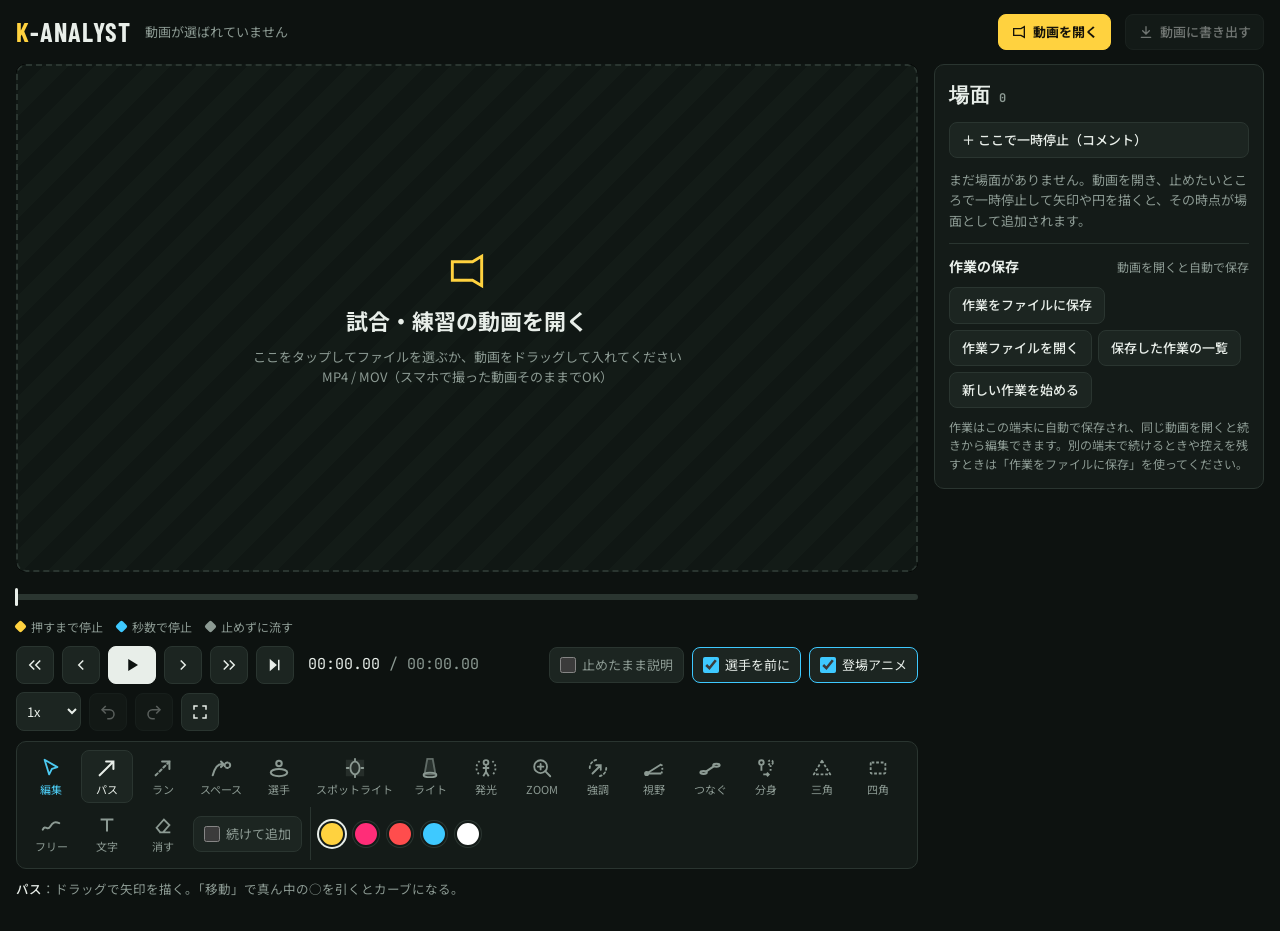
<file: index.html>
<!doctype html>
<html lang="ja">
<head>
<meta charset="utf-8">
<meta name="viewport" content="width=device-width,initial-scale=1,viewport-fit=cover">
<meta name="theme-color" content="#0d1210">
<meta name="apple-mobile-web-app-capable" content="yes">
<meta name="mobile-web-app-capable" content="yes">
<meta name="apple-mobile-web-app-status-bar-style" content="black-translucent">
<meta name="apple-mobile-web-app-title" content="K-analyst">
<link rel="manifest" href="manifest.webmanifest">
<link rel="icon" href="icons/icon-192.png">
<link rel="apple-touch-icon" href="icons/apple-touch-icon.png">
<title>K-analyst</title>
<link rel="preconnect" href="https://fonts.googleapis.com">
<link rel="stylesheet" href="https://fonts.googleapis.com/css2?family=Barlow+Condensed:wght@600;700&family=JetBrains+Mono:wght@500&family=Noto+Sans+JP:wght@400;500;700&display=swap">
<link rel="stylesheet" href="css/app.css?v=11">
</head>
<body>

<div class="app">
  <header>
    <div class="brand"><b>K</b>-ANALYST</div>
    <div class="clip" id="clip">動画が選ばれていません</div>
    <label class="btn primary" for="file">
      <svg viewBox="0 0 24 24" fill="none" stroke="currentColor" stroke-width="2"><path d="M4 7h11l5-3v16l-5-3H4z"/></svg>動画を開く
    </label>
    <input class="vh" type="file" id="file" accept="video/*">
    <button class="btn" id="exportBtn" type="button" disabled>
      <svg viewBox="0 0 24 24" fill="none" stroke="currentColor" stroke-width="2" stroke-linecap="round"><path d="M12 4v11M7 10l5 5 5-5M5 20h14"/></svg>動画に書き出す
    </button>
  </header>

  <main class="layout">
    <section class="player">
      <div class="wrap" id="wrap">
        <div class="stage" id="stage">
          <video id="video" playsinline preload="auto" hidden></video>
          <canvas id="ink" aria-label="描画エリア"></canvas>
          <label class="drop" id="drop" for="file">
            <svg viewBox="0 0 24 24" fill="none" stroke="currentColor" stroke-width="1.6"><path d="M4 7h11l5-3v16l-5-3H4z"/></svg>
            <strong>試合・練習の動画を開く</strong>
            <span>ここをタップしてファイルを選ぶか、動画をドラッグして入れてください<br>MP4 / MOV（スマホで撮った動画そのままでOK）</span>
          </label>
          <div class="caption" id="caption" hidden></div>
          <div class="frame"></div>
          <div class="flash" id="flash"></div>
          <div class="badge" id="badge" hidden>
            <span class="b-ic" id="badgeIc"></span>
            <span class="b-txt"><strong id="badgeText"></strong><small id="badgeSub"></small></span>
            <span class="b-btns"><button id="badgeKeep" type="button">このまま止める</button><button class="go" id="badgeGo" type="button"></button></span>
            <span class="b-bar"><div id="badgeBar"></div></span>
          </div>
          <textarea class="textin" id="textin" rows="1" placeholder="文字を入力（改行できます）&#10;外をタップで確定" hidden></textarea>
        </div>
      </div>

      <div class="timeline" id="timeline" aria-label="タイムライン">
        <div class="track"><div class="fill" id="fill"></div><div id="markers"></div><div class="head" id="head"></div></div>
      </div>
      <div class="legend"><span><i></i>押すまで停止</span><span><i class="timed"></i>秒数で停止</span><span><i class="pass"></i>止めずに流す</span></div>
      <div class="tl2" id="tl2" hidden>
        <div class="tl2-bar" id="tl2Bar"></div>
        <div class="tl2-scroll" id="tl2Scroll"><div class="tl2-inner" id="tl2Inner"><div class="tl2-ruler" id="tl2Ruler"></div><div class="tl2-lanes" id="tl2Lanes"></div><div class="tl2-strip" id="tl2Strip"></div><div class="tl2-head" id="tl2Head"><i class="tl2-grip" title="ドラッグで再生位置を動かす"></i></div></div></div>
      </div>

      <div class="controls">
        <button class="ic" id="back1" type="button" title="1秒戻る"><svg viewBox="0 0 24 24" fill="none" stroke="currentColor" stroke-width="2"><path d="M11 6l-6 6 6 6M19 6l-6 6 6 6"/></svg></button>
        <button class="ic" id="prevF" type="button" title="1コマ戻る"><svg viewBox="0 0 24 24" fill="none" stroke="currentColor" stroke-width="2"><path d="M15 6l-6 6 6 6"/></svg></button>
        <button class="ic play" id="play" type="button" title="再生 / 停止 (Space)"></button>
        <button class="ic" id="nextF" type="button" title="1コマ進む"><svg viewBox="0 0 24 24" fill="none" stroke="currentColor" stroke-width="2"><path d="M9 6l6 6-6 6"/></svg></button>
        <button class="ic" id="fwd1" type="button" title="1秒進む"><svg viewBox="0 0 24 24" fill="none" stroke="currentColor" stroke-width="2"><path d="M13 6l6 6-6 6M5 6l6 6-6 6"/></svg></button>
        <button class="ic" id="nextM" type="button" title="次の場面へ (N)"><svg viewBox="0 0 24 24" fill="none" stroke="currentColor" stroke-width="2"><path d="M6 6l7 6-7 6z" fill="currentColor"/><path d="M17 5v14"/></svg></button>
        <div class="tc" id="tc">00:00.00 <span>/ 00:00.00</span></div>
        <div class="spacer"></div>
        <label class="chk" title="秒数指定の一時停止も、自動で再開せず止めたままにします"><input type="checkbox" id="noAuto"> 止めたまま説明</label>
        <label class="chk" title="芝の色を見分けて、矢印やエリアが選手の上に重ならず後ろを通るように見せます"><input type="checkbox" id="protect"> 選手を前に</label>
        <label class="chk" title="図形や文字が出てくるとき、パッと光って現れます（矢印はスッと伸びます）"><input type="checkbox" id="anim"> 登場アニメ</label>
        <select class="sm" id="speed" aria-label="再生速度">
          <option value="0.25">0.25x</option><option value="0.5">0.5x</option><option value="1" selected>1x</option><option value="2">2x</option>
        </select>
        <button class="ic" id="undo" type="button" title="元に戻す (Ctrl+Z)"><svg viewBox="0 0 24 24" fill="none" stroke="currentColor" stroke-width="2"><path d="M9 14L4 9l5-5"/><path d="M4 9h10a6 6 0 010 12h-3"/></svg></button>
        <button class="ic" id="redo" type="button" title="やり直す (Ctrl+Shift+Z / Ctrl+Y)"><svg viewBox="0 0 24 24" fill="none" stroke="currentColor" stroke-width="2"><path d="M15 14l5-5-5-5"/><path d="M20 9H10a6 6 0 000 12h3"/></svg></button>
        <button class="ic" id="fs" type="button" title="全画面"><svg viewBox="0 0 24 24" fill="none" stroke="currentColor" stroke-width="2"><path d="M4 9V4h5M20 9V4h-5M4 15v5h5M20 15v5h-5"/></svg></button>
      </div>

      <div class="modeb" id="modeb" hidden><span class="mb-dot"></span><span id="mbText"></span><button type="button" id="mbBtn"></button></div>
      <div class="tools" id="tools">
        <button class="tool editt" data-tool="move" type="button" title="入れた図形を動かす・形を変える"><svg viewBox="0 0 24 24" fill="none" stroke="currentColor" stroke-width="2" stroke-linejoin="round"><path d="M5 3l14 8-6 2-3 6z"/></svg>編集</button>
        <button class="tool" data-tool="arrow" type="button"><svg viewBox="0 0 24 24" fill="none" stroke="currentColor" stroke-width="2.2" stroke-linecap="round"><path d="M4 20L19 5M11 5h8v8"/></svg>パス</button>
        <button class="tool" data-tool="run" type="button"><svg viewBox="0 0 24 24" fill="none" stroke="currentColor" stroke-width="2.2" stroke-linecap="round" stroke-dasharray="3 3"><path d="M4 20L19 5"/><path d="M11 5h8v8" stroke-dasharray="none"/></svg>ラン</button>
        <button class="tool" data-tool="space" type="button"><svg viewBox="0 0 24 24" fill="none" stroke="currentColor" stroke-width="2.2" stroke-linecap="round"><path d="M3 20C6 9 11 7 15 8"/><path d="M12 5l3 3-3 3"/><circle cx="19" cy="9" r="3" stroke-dasharray="2 2"/></svg>スペース</button>
        <button class="tool" data-tool="ring" type="button"><svg viewBox="0 0 24 24" fill="none" stroke="currentColor" stroke-width="2.2"><ellipse cx="12" cy="17" rx="9" ry="4"/><circle cx="12" cy="7" r="3"/></svg>選手</button>
        <button class="tool" data-tool="spot" type="button"><svg viewBox="0 0 24 24" fill="none" stroke="currentColor" stroke-width="2"><ellipse cx="12" cy="12" rx="5" ry="7"/><path d="M2 3h20v18H2z" stroke-opacity=".35" fill="currentColor" fill-opacity=".15" stroke="none"/><path d="M12 2v2M12 20v2M3 12h2M19 12h2" stroke-linecap="round"/></svg>スポットライト</button>
        <button class="tool" data-tool="beam" type="button"><svg viewBox="0 0 24 24" fill="none" stroke="currentColor" stroke-width="2"><path d="M9 2h6l3 17H6z" fill="currentColor" fill-opacity=".18" stroke-opacity=".6"/><ellipse cx="12" cy="19.5" rx="7" ry="2.5"/></svg>ライト</button>
        <button class="tool" data-tool="glow" type="button"><svg viewBox="0 0 24 24" fill="none" stroke="currentColor" stroke-width="2"><circle cx="12" cy="6" r="2.6"/><path d="M12 9v7M8.5 12h7M12 16l-3 5M12 16l3 5"/><path d="M5 4.5a10 10 0 000 15M19 4.5a10 10 0 010 15" stroke-dasharray="2 2.5"/></svg>発光</button>
        <button class="tool" data-tool="zoom" type="button"><svg viewBox="0 0 24 24" fill="none" stroke="currentColor" stroke-width="2"><circle cx="10.5" cy="10.5" r="7"/><path d="M15.5 15.5L21 21M10.5 7.5v6M7.5 10.5h6" stroke-linecap="round"/></svg>ZOOM</button>
        <button class="tool" data-tool="pulse" type="button"><svg viewBox="0 0 24 24" fill="none" stroke="currentColor" stroke-width="2" stroke-linecap="round"><path d="M6 18L15 9M10 9h5v5"/><path d="M3 12a9 9 0 0 1 9-9M21 12a9 9 0 0 1-9 9" stroke-dasharray="2 3"/></svg>強調</button>
        <button class="tool" data-tool="view" type="button"><svg viewBox="0 0 24 24" fill="none" stroke="currentColor" stroke-width="2" stroke-linejoin="round"><path d="M4 18L20 8M4 18L20 18" /><path d="M20 8a12 12 0 0 1 0 10" stroke-dasharray="2 2"/><circle cx="4" cy="18" r="1.8" fill="currentColor"/></svg>視野</button>
        <button class="tool" data-tool="link" type="button"><svg viewBox="0 0 24 24" fill="none" stroke="currentColor" stroke-width="2.2"><ellipse cx="5" cy="17" rx="3.5" ry="1.6"/><ellipse cx="19" cy="9" rx="3.5" ry="1.6"/><path d="M7.5 16L16.5 10"/></svg>つなぐ</button>
        <button class="tool hot" data-tool="ghost" type="button"><svg viewBox="0 0 24 24" fill="none" stroke="currentColor" stroke-width="2"><circle cx="7" cy="6" r="2.5"/><path d="M7 9v6" /><circle cx="17" cy="6" r="2.5" stroke-dasharray="2 2"/><path d="M17 9v6" stroke-dasharray="2 2"/><path d="M9 19h6m-2-2 2 2-2 2"/></svg>分身</button>
        <button class="tool" data-tool="tri" type="button"><svg viewBox="0 0 24 24" fill="none" stroke="currentColor" stroke-width="2" stroke-dasharray="3 2" stroke-linejoin="round"><path d="M12 4l9 15H3z"/></svg>三角</button>
        <button class="tool" data-tool="zone" type="button"><svg viewBox="0 0 24 24" fill="none" stroke="currentColor" stroke-width="2" stroke-dasharray="3 2"><rect x="4" y="6" width="16" height="12" rx="1"/></svg>四角</button>
        <button class="tool" data-tool="pen" type="button"><svg viewBox="0 0 24 24" fill="none" stroke="currentColor" stroke-width="2.2" stroke-linecap="round"><path d="M3 17c3-6 5 2 8-3s5-6 10-4"/></svg>フリー</button>
        <button class="tool" data-tool="text" type="button"><svg viewBox="0 0 24 24" fill="none" stroke="currentColor" stroke-width="2.2"><path d="M5 6h14M12 6v13"/></svg>文字</button>
        <button class="tool" data-tool="erase" type="button"><svg viewBox="0 0 24 24" fill="none" stroke="currentColor" stroke-width="2"><path d="M8 20h12M5 15l8-9 6 6-7 8H9z"/></svg>消す</button>
        <label class="chk" title="オフ：1つ追加すると自動で「編集」になり、すぐドラッグで位置を直せます&#10;オン：同じ図形を続けて何個も追加できます"><input type="checkbox" id="keepAdd"> 続けて追加</label>
        <span class="sep"></span>
        <div id="swatches" style="display:flex;gap:8px"></div>
        <div id="ringOpts" class="ropts" hidden>
          <span class="sep"></span>
          <span class="ro-l">線</span>
          <div class="seg" id="ringSt"><button type="button" data-v="solid">実線</button><button type="button" data-v="dash">点線</button><button type="button" data-v="disc">円盤</button></div>
          <span class="ro-l">濃さ</span>
          <div class="seg" id="ringOp"><button type="button" data-v="1">濃い</button><button type="button" data-v="0.6">普通</button><button type="button" data-v="0.3">薄い</button></div>
          <div class="seg"><button type="button" id="ringHl">＋スポットライト</button></div>
        </div>
        <div id="viewOpts" class="ropts" hidden>
          <span class="sep"></span>
          <span class="ro-l">視野の広さ</span>
          <div class="seg" id="viewW"><button type="button" data-v="15">狭い</button><button type="button" data-v="30">普通</button><button type="button" data-v="55">広い</button></div>
        </div>
        <div id="pulseOpts" class="ropts" hidden>
          <span class="sep"></span>
          <span class="ro-l">膨らむ間隔</span>
          <div class="seg" id="pulseP"><button type="button" data-v="0.6">速い 0.6秒</button><button type="button" data-v="1">1秒</button><button type="button" data-v="2">ゆっくり 2秒</button></div>
        </div>
        <div id="textOpts" class="ropts" hidden>
          <span class="sep"></span>
          <span class="ro-l">大きさ</span>
          <div class="seg" id="textFs"></div>
          <span class="ro-l">背景</span>
          <div class="seg" id="textBg"></div>
        </div>
      </div>
      <p class="hint" id="hint"></p>
    </section>

    <aside class="side">
      <h2>場面 <small id="count">0</small></h2>
      <div class="found" id="found" hidden><span id="foundText"></span><div class="row"><button class="btn primary" id="foundLoad" type="button">読み込む</button><button class="btn" id="foundSkip" type="button">新しく始める</button></div></div>
      <button class="btn" id="addNote" type="button">＋ ここで一時停止（コメント）</button>
      <div class="list" id="list"></div>
      <section class="work" aria-labelledby="workH">
        <div class="work-h"><h3 id="workH">作業の保存</h3><span class="saved" id="saveState">動画を開くと自動で保存</span></div>
        <div class="work-btns">
          <button class="btn" id="workSave" type="button">作業をファイルに保存</button>
          <button class="btn" id="workOpen" type="button">作業ファイルを開く</button>
          <button class="btn" id="workList" type="button">保存した作業の一覧</button>
          <button class="btn" id="workNew" type="button">新しい作業を始める</button>
        </div>
        <input class="vh" type="file" id="workFile" accept=".json,application/json">
        <p class="note">作業はこの端末に自動で保存され、同じ動画を開くと続きから編集できます。別の端末で続けるときや控えを残すときは「作業をファイルに保存」を使ってください。</p>
      </section>
    </aside>
  </main>
</div>
<div class="toast" id="toast" hidden></div>
<div class="modal" id="exModal" hidden>
  <div class="sheet" role="dialog" aria-labelledby="exH">
    <h3 id="exH">書き込み入りの動画を書き出す</h3>
    <p class="note">動画を最初から再生しながら、矢印・コメント・スポットライト・一時停止をそのまま入れた動画ファイルを作ります。動画の長さと止める時間の合計ぶん時間がかかります。書き出し中はこのタブを開いたままにしてください。</p>
    <div class="pz"><span class="pz-l">「押すまで停止」の場面は、書き出す動画では</span>
      <div class="seg" id="exHold"><button type="button" data-v="3">3秒</button><button type="button" data-v="5">5秒</button><button type="button" data-v="8">8秒</button><button type="button" data-v="12">12秒</button></div>
      <span class="pz-l">止めてから続きを再生します。</span></div>
    <div class="pz"><span class="pz-l">画質</span><div class="seg" id="exRes"><button type="button" data-v="720">720p（軽い）</button><button type="button" data-v="1080">1080p（きれい）</button></div></div>
    <label class="chk" id="exAudioWrap"><input type="checkbox" id="exAudio" checked> 動画の音声も入れる</label>
    <div class="row"><button class="btn" id="exCancel" type="button">やめる</button><button class="btn primary" id="exStart" type="button">書き出しを始める</button></div>
  </div>
</div>
<div class="modal" id="workModal" hidden>
  <div class="sheet" role="dialog" aria-labelledby="wmH">
    <h3 id="wmH">保存した作業の一覧</h3>
    <p class="note" id="wmNote">今開いている動画に読み込む作業を選んでください。</p>
    <div class="wlist" id="wlist"></div>
    <div class="row"><button class="btn" id="wmClose" type="button">閉じる</button></div>
  </div>
</div>
<div class="modal low" id="exProg" hidden>
  <div class="sheet">
    <h3 id="exTitle">書き出し中…</h3>
    <div class="pbar"><div id="exBar"></div></div>
    <p class="note" id="exNote"></p>
    <p class="note" id="exHint" hidden></p>
    <div class="row"><button class="btn" id="exStop" type="button">中止</button><button class="btn" id="exShare" type="button" hidden>共有メニューで保存</button><button class="btn primary" id="exSave" type="button" hidden>保存する</button></div>
  </div>
</div>

<script src="js/app.js?v=11"></script>

</body>
</html>
</file>
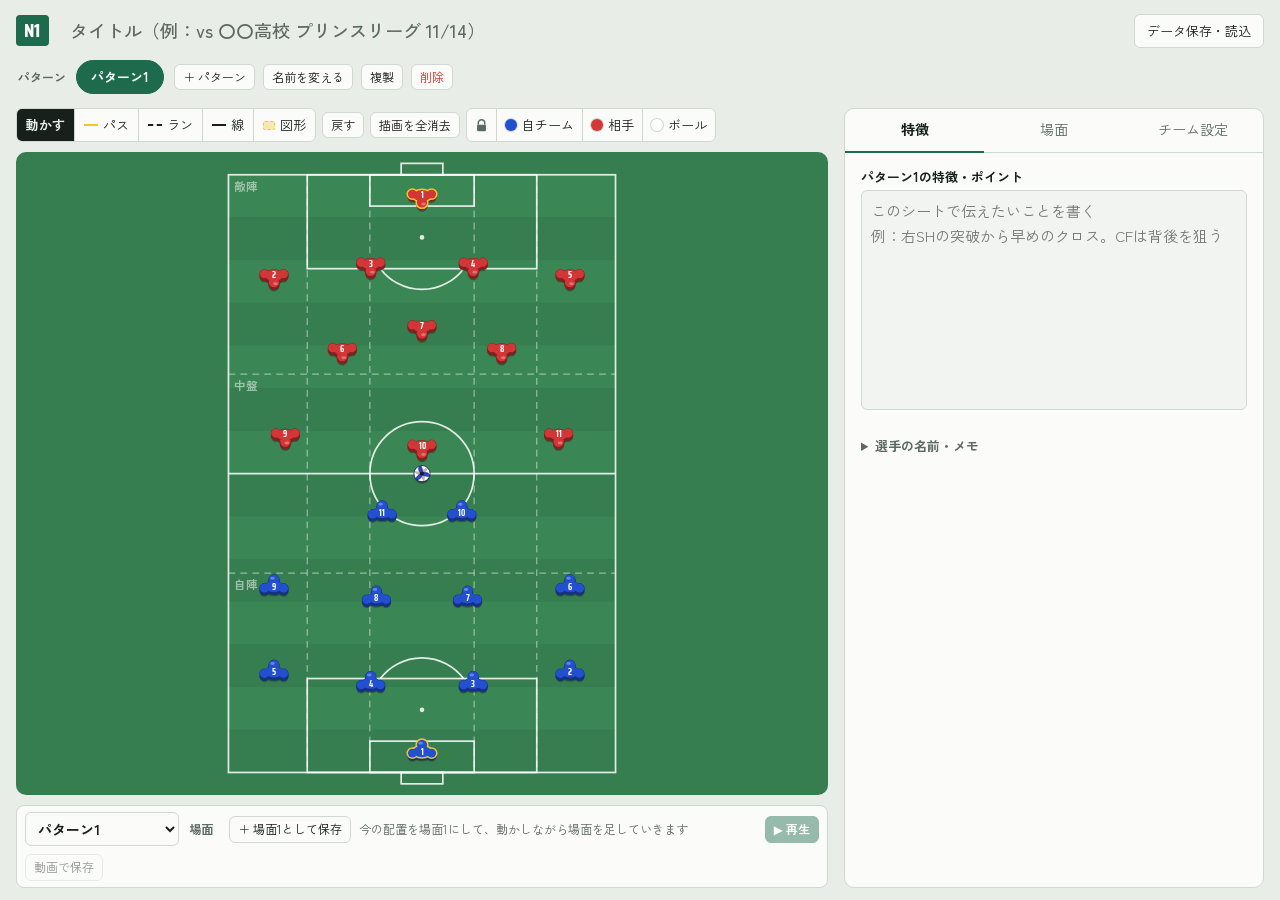
<file: board/index.html>
<!doctype html>
<html lang="ja">
<head>
<meta charset="utf-8">
<meta name="viewport" content="width=device-width,initial-scale=1,viewport-fit=cover">
<meta name="theme-color" content="#1d6b4c">
<meta name="apple-mobile-web-app-capable" content="yes">
<meta name="mobile-web-app-capable" content="yes">
<meta name="apple-mobile-web-app-status-bar-style" content="default">
<meta name="apple-mobile-web-app-title" content="N1ボード">
<link rel="manifest" href="manifest.webmanifest">
<link rel="icon" href="icons/icon-192.png">
<link rel="apple-touch-icon" href="icons/apple-touch-icon.png">
<style>
html,body{margin:0}
:root{padding-top:env(safe-area-inset-top,0px);padding-bottom:env(safe-area-inset-bottom,0px)}
body{font-family:system-ui,sans-serif;font-size:14px;-webkit-text-size-adjust:100%}
img{max-width:100%}
</style>
<title>N1 フォーメーションボード</title>
<link rel="preconnect" href="https://fonts.googleapis.com">
<link rel="stylesheet" href="https://fonts.googleapis.com/css2?family=Saira+Condensed:wght@500;600;700&family=Zen+Kaku+Gothic+New:wght@400;500;700&display=swap" media="print" onload="this.media='all'">
<style>
/* Layout: 左にピッチ全面（横/縦切替）、右に「特徴・場面・設定」のタブパネル。スマホでは縦に積む */
:root{
  --bg:#e9ede8; --surface:#fbfcfa; --sunken:#f1f4f0; --ink:#18201b; --muted:#5d6a62; --line:#cfd8d1;
  --accent:#1d6b4c; --accent-ink:#ffffff;
  --pitch:#3b8655; --pitch-2:#367d4f; --pitch-line:rgba(255,255,255,.85);
  --pass:#f3c623; --run:#ffffff; --ball:#ffffff; --ball-blue:#2b45d8; --ball-navy:#121a3d; --ball-gray:#b9b6ae;
  --f-display:"Saira Condensed","Arial Narrow",sans-serif;
  --f-body:"Zen Kaku Gothic New","Hiragino Sans","Yu Gothic",system-ui,sans-serif;
  color-scheme:light;
}
@media (prefers-color-scheme:dark){:root:not([data-theme="light"]){
  --bg:#101512; --surface:#18201b; --sunken:#131a16; --ink:#e6ece7; --muted:#97a69c; --line:#2b3730;
  --accent:#3fae80; --accent-ink:#06130d;
  --pitch:#245a39; --pitch-2:#215335; --pitch-line:rgba(255,255,255,.78); color-scheme:dark}}
:root[data-theme="dark"]{
  --bg:#101512; --surface:#18201b; --sunken:#131a16; --ink:#e6ece7; --muted:#97a69c; --line:#2b3730;
  --accent:#3fae80; --accent-ink:#06130d;
  --pitch:#245a39; --pitch-2:#215335; --pitch-line:rgba(255,255,255,.78); color-scheme:dark}

html,body{height:100%}
body{background:var(--bg);color:var(--ink);font-family:var(--f-body);font-size:14px;line-height:1.55;
  padding-left:max(16px,env(safe-area-inset-left,0px));padding-right:max(16px,env(safe-area-inset-right,0px));padding-block:12px}
*{box-sizing:border-box}
[hidden]{display:none!important}
h1,h2,h3{margin:0;text-wrap:balance}
button,select,input,textarea{font:inherit;color:inherit}
.vh{position:absolute;width:1px;height:1px;overflow:hidden;clip:rect(0 0 0 0);white-space:nowrap}
:focus-visible{outline:2px solid var(--accent);outline-offset:2px}

.app{height:100%;display:flex;flex-direction:column;gap:12px;max-width:1600px;margin:0 auto}
.top{display:flex;align-items:center;gap:12px}
.mark{font-family:var(--f-display);font-weight:700;font-size:20px;background:var(--accent);color:var(--accent-ink);padding:0 8px;border-radius:4px;letter-spacing:.02em;flex:none}
#title{flex:1;min-width:0;border:1px solid transparent;background:transparent;font-size:18px;font-weight:700;padding:4px 8px;border-radius:6px}
#title:hover,#title:focus{border-color:var(--line);background:var(--surface)}
#title::placeholder{color:var(--muted);font-weight:500}

.btn{display:inline-flex;align-items:center;gap:6px;border:1px solid var(--line);background:var(--surface);padding:6px 12px;border-radius:6px;cursor:pointer;white-space:nowrap;font-size:13px}
.btn:hover{border-color:var(--muted)}
.btn.primary{background:var(--accent);color:var(--accent-ink);border-color:var(--accent);font-weight:700}
.btn.sm{padding:3px 8px;font-size:12px}
.btn.danger{color:#d23636}
.btn.danger.primary{background:#d23636;border-color:#d23636;color:#fff}
.btn[disabled]{opacity:.45;cursor:not-allowed}

.grid{flex:1;min-height:0;display:grid;grid-template-columns:minmax(0,1fr) minmax(320px,420px);gap:16px}
.left{position:relative;display:flex;flex-direction:column;gap:10px;min-height:0;min-width:0}
.tools{display:flex;gap:6px;flex-wrap:wrap;align-items:center}
.tools .sp{flex:1}
.locks{display:inline-flex;align-items:center;border:1px solid var(--line);border-radius:6px;overflow:hidden;background:var(--surface)}
.lk-label{display:flex;align-items:center;gap:4px;font-size:12px;color:var(--muted);padding:0 8px}
.locks button{border:0;border-left:1px solid var(--line);background:none;padding:6px 8px;cursor:pointer;font-size:13px;display:flex;align-items:center;gap:5px;white-space:nowrap}
.locks button[aria-pressed="true"]{background:var(--ink);color:var(--bg);font-weight:700}
.pl.locked{cursor:default}
.lockmark{fill:var(--ink);stroke:var(--surface);stroke-width:.15}
.seg{display:inline-flex;border:1px solid var(--line);border-radius:6px;overflow:hidden;background:var(--surface)}
.seg button{border:0;background:none;padding:6px 9px;cursor:pointer;font-size:13px;display:flex;align-items:center;gap:5px;white-space:nowrap}
.seg button+button{border-left:1px solid var(--line)}
.seg button[aria-pressed="true"]{background:var(--ink);color:var(--bg);font-weight:700}
.sw{display:inline-block;width:14px;height:0;border-top:2px solid var(--pass)}
.sw.run{border-top:2px dashed currentColor}
.chk{display:flex;align-items:center;gap:6px;font-size:13px;color:var(--muted);cursor:pointer}
.chk input{accent-color:var(--accent)}

.board-wrap{position:relative;flex:1;min-height:0;border-radius:10px;overflow:hidden;background:var(--pitch-2)}
#board{width:100%;height:100%;display:block;touch-action:none;user-select:none;-webkit-user-select:none}
.patbar{display:flex;align-items:center;gap:8px;flex-wrap:wrap;margin-top:-4px}
.pats{display:flex;gap:6px;overflow-x:auto;min-width:0;max-width:100%;padding:2px}
.pats button{border:1px solid var(--line);background:var(--surface);padding:6px 14px;font-size:13px;border-radius:999px;cursor:pointer;white-space:nowrap;color:var(--ink);flex:none}
.pats button.on{background:var(--accent);border-color:var(--accent);color:var(--accent-ink);font-weight:700}
.patsel{max-width:160px;width:auto;font-weight:700}
.pats input{border:1px solid var(--accent);border-radius:999px;padding:6px 12px;font:inherit;font-size:13px;font-weight:700;width:150px;background:var(--surface);color:var(--ink);outline:none;flex:none}
.patmenu{position:absolute;top:calc(100% + 6px);left:0;z-index:16;width:260px;display:flex;flex-direction:column;gap:8px;background:var(--surface);border:1px solid var(--line);border-radius:8px;padding:10px;box-shadow:0 6px 18px rgba(0,0,0,.18)}
.patmenu label{font-size:12px;color:var(--muted);font-weight:700}
@media (max-width:600px){.patmenu{left:auto;right:0}}
.recov{position:fixed;inset:0;z-index:30;display:flex;align-items:flex-end;justify-content:center;pointer-events:auto;
  padding:0 max(16px,env(safe-area-inset-right,0px)) max(24px,calc(env(safe-area-inset-bottom,0px) + 16px)) max(16px,env(safe-area-inset-left,0px))}
.recov .card{background:var(--surface);border:1px solid var(--line);border-radius:10px;padding:10px 14px;display:flex;align-items:center;gap:12px;box-shadow:0 8px 24px rgba(0,0,0,.25);font-size:14px}
.recdot{width:12px;height:12px;border-radius:50%;background:#d23636;animation:recb 1s infinite}
@keyframes recb{50%{opacity:.25}}
.toast{position:fixed;left:50%;bottom:max(24px,calc(env(safe-area-inset-bottom,0px) + 16px));transform:translateX(-50%);z-index:40;background:var(--ink);color:var(--bg);padding:9px 16px;border-radius:8px;font-size:13px;max-width:calc(100% - 32px);text-align:center}
.audbox{display:flex;flex-direction:column;gap:8px;border-top:1px solid var(--line);padding-top:10px}
.audname{font-size:13px;color:var(--muted);min-width:0;overflow:hidden;text-overflow:ellipsis;white-space:nowrap;max-width:200px}
.scenebar{flex:none;display:flex;align-items:center;gap:8px;flex-wrap:wrap;background:var(--surface);border:1px solid var(--line);border-radius:8px;padding:6px 8px}
.scenebar .sp{flex:1}
.sb-label{font-size:12px;color:var(--muted);font-weight:700;padding-left:2px}
.chips{display:flex;gap:4px;overflow-x:auto;max-width:100%;min-width:0}
.chips button{min-width:34px;height:30px;padding:0 8px;border-radius:6px;border:1px solid var(--line);background:var(--bg);font-family:var(--f-display);font-weight:700;font-size:15px;cursor:pointer;flex:none}
.chips button{touch-action:none;user-select:none;-webkit-user-select:none}
.chips button.drag{position:relative;z-index:5;box-shadow:0 6px 14px rgba(0,0,0,.25);cursor:grabbing}
.chips button.drop-before{box-shadow:inset 3px 0 0 var(--accent)}
.chips button.drop-after{box-shadow:inset -3px 0 0 var(--accent)}
.chips button.on{background:var(--accent);color:var(--accent-ink);border-color:var(--accent)}
.sb-status{font-size:12px;color:var(--muted)}
.sb-acts{display:flex;gap:4px}
.selbar{position:absolute;left:10px;bottom:62px;right:10px;max-width:440px;display:flex;align-items:center;gap:10px;flex-wrap:wrap;
  background:var(--surface);border:1px solid var(--line);border-radius:8px;padding:6px 10px;font-size:13px;box-shadow:0 4px 14px rgba(0,0,0,.18)}
.selbar strong{font-family:var(--f-display);font-size:16px}
.selbar input[type=range]{flex:1;min-width:100px;accent-color:var(--accent)}

.pl{cursor:grab}
.pl text{font-family:var(--f-display);font-weight:700;text-anchor:middle;dominant-baseline:central;pointer-events:none}
.pl .num{font-size:2.4px}
.pl .num.h{font-size:2.1px}
.pl .nm{font-size:1.45px;fill:#fff;stroke:rgba(0,0,0,.6);stroke-width:.45;paint-order:stroke;font-family:var(--f-body)}
.hlglow{fill:var(--pass);opacity:.38;animation:hlp 1.6s ease-in-out infinite;transform-box:fill-box;transform-origin:center}
.hlring{fill:none;stroke:var(--pass);stroke-width:.45}
.hlstar{fill:var(--pass);stroke:#111;stroke-width:.12}
.pl.dim{opacity:.38}
@keyframes hlp{0%,100%{transform:scale(.85);opacity:.45}50%{transform:scale(1.15);opacity:.18}}
@media (prefers-reduced-motion:reduce){.hlglow{animation:none}}
.zglow{fill:none;stroke-width:1.6;stroke-linejoin:round;opacity:.35;animation:zp 1.6s ease-in-out infinite;pointer-events:none}
.zedge{fill:none;stroke-width:.6;stroke-linejoin:round;pointer-events:none}
@keyframes zp{0%,100%{opacity:.45;stroke-width:1.2}50%{opacity:.12;stroke-width:2.4}}
@media (prefers-reduced-motion:reduce){.zglow{animation:none}}
.pl .ring{fill:none;stroke:var(--pass);stroke-width:.4;stroke-dasharray:.8 .5}
.badge{fill:var(--pass);stroke:#000;stroke-width:.15}
.hit{fill:transparent}
.ballg .b{fill:#fff}
.selbox{fill:rgba(255,255,255,.12);stroke:#fff;stroke-width:.25;stroke-dasharray:.8 .5;pointer-events:none}
.arw{stroke-width:.55;fill:none;stroke-linecap:round}
.arw.run{stroke-dasharray:1.3 .9}
.swz{display:inline-block;width:12px;height:9px;border:1.5px dashed currentColor;border-radius:2px}
.zone{stroke-width:.3;stroke-dasharray:.9 .5;pointer-events:none}
.zone.ed{pointer-events:auto;cursor:pointer}
.zone.selZ{stroke-dasharray:none;stroke-width:.4}
.oprow{grid-column:1/-1;display:flex;align-items:center;gap:8px;font-size:12px;color:var(--muted);padding-top:4px;border-top:1px solid var(--line);margin-top:2px}
.oprow input{flex:1;accent-color:var(--accent)}
.oprow b{font-family:var(--f-display);font-size:14px;color:var(--ink);min-width:34px;text-align:right;font-variant-numeric:tabular-nums}
.zlbl{font-size:2px;fill:var(--pitch-line);opacity:.6;text-anchor:start;dominant-baseline:hanging;font-family:var(--f-body);font-weight:700;letter-spacing:.15px}
.lnk{stroke-width:.4;stroke-linecap:round;pointer-events:none}
.arw-hit{stroke:transparent;stroke-width:2;cursor:move}
.ahandle.mid{fill:var(--pass)}
.ahandle{fill:#fff;stroke:#111;stroke-width:.2;cursor:grab}
.arw.selA{filter:drop-shadow(0 0 .4px #fff)}
.lnk-hit{stroke:transparent;stroke-width:2.2;cursor:pointer}
.sw.link{border-top:2px solid currentColor}
.cpick{position:relative}
.cpop{position:absolute;top:calc(100% + 6px);left:0;z-index:15;display:grid;grid-template-columns:repeat(5,26px);gap:6px;background:var(--surface);border:1px solid var(--line);border-radius:8px;padding:8px;box-shadow:0 6px 18px rgba(0,0,0,.18)}
.cpop button{width:26px;height:26px;border-radius:50%;border:2px solid var(--surface);box-shadow:0 0 0 1px var(--line);cursor:pointer;padding:0}
.cpop button[aria-pressed="true"]{box-shadow:0 0 0 2px var(--ink)}
.toolhint{position:absolute;left:10px;top:10px;max-width:calc(100% - 20px);background:var(--surface);border:1px solid var(--line);border-radius:6px;padding:5px 10px;font-size:12px;color:var(--muted);pointer-events:none}
.shape{stroke-width:.35;stroke-dasharray:1 .7;fill-opacity:.15}
.shape-lbl{font-family:var(--f-display);font-size:2px;font-weight:600;paint-order:stroke;stroke:rgba(0,0,0,.6);stroke-width:.4;fill:#fff;text-anchor:middle;dominant-baseline:central}

.side{display:flex;flex-direction:column;min-height:0;background:var(--surface);border:1px solid var(--line);border-radius:10px;overflow:hidden}
.tabs{display:flex;border-bottom:1px solid var(--line);flex:none}
.tabs button{flex:1;border:0;background:none;padding:10px 6px;cursor:pointer;font-size:14px;color:var(--muted);border-bottom:2px solid transparent;margin-bottom:-1px}
.tabs button[aria-selected="true"]{color:var(--ink);font-weight:700;border-bottom-color:var(--accent)}
.pane{flex:1;min-height:0;overflow:auto;padding:14px 16px 20px;display:flex;flex-direction:column;gap:16px}

.teamseg{display:flex;gap:6px}
.teamseg button{flex:1;display:flex;align-items:center;justify-content:center;gap:6px;border:1px solid var(--line);background:var(--surface);border-radius:6px;padding:7px;cursor:pointer;font-weight:500}
.teamseg button[aria-pressed="true"]{border-color:var(--ink);box-shadow:inset 0 0 0 1px var(--ink);font-weight:700}
.dot{width:12px;height:12px;border-radius:50%;display:inline-block;box-shadow:0 0 0 1px var(--line);flex:none}

.memo textarea{min-height:12em;font-size:15px;line-height:1.7}
.pdet summary{cursor:pointer;font-weight:700;font-size:13px;padding:4px 0;color:var(--muted)}
.pdet[open] summary{margin-bottom:10px}
.pdet .teamseg{margin-bottom:10px}
.sec h3{font-size:12px;letter-spacing:.06em;color:var(--muted);font-weight:700;margin-bottom:8px}
.fields{display:flex;flex-direction:column;gap:10px}
.field label{display:block;font-size:13px;font-weight:700;margin-bottom:3px}
.field label small{font-weight:400;color:var(--muted);margin-left:4px}
textarea,.txt{width:100%;border:1px solid var(--line);background:var(--sunken);border-radius:6px;padding:7px 9px;resize:none;line-height:1.55;min-width:0}
textarea{min-height:2.6em;overflow:hidden}
textarea:focus,.txt:focus{background:var(--surface);border-color:var(--accent);outline:none}

.players{display:flex;flex-direction:column;border-top:1px solid var(--line)}
.prow{display:grid;grid-template-columns:44px 88px minmax(0,1fr);gap:6px;align-items:start;padding:6px 0;border-bottom:1px solid var(--line)}
.prow.on{background:color-mix(in srgb,var(--pass) 18%,transparent);box-shadow:inset 3px 0 0 var(--pass)}
.prow .txt{padding:5px 6px}
.prow .num{font-family:var(--f-display);font-weight:700;font-size:16px;text-align:center;padding:3px 2px}
.prow textarea{min-height:2.2em;padding:5px 7px}
.pos{font-size:11px;color:var(--muted);text-align:center;margin-top:1px}

.scenes{list-style:none;margin:0;padding:0;border-top:1px solid var(--line)}
.scenes li{display:grid;grid-template-columns:28px minmax(0,1fr) auto;gap:8px;align-items:center;padding:7px 0;border-bottom:1px solid var(--line)}
.scenes li.on{background:color-mix(in srgb,var(--accent) 10%,transparent);box-shadow:inset 3px 0 0 var(--accent)}
.scenes .no{font-family:var(--f-display);font-weight:700;font-size:17px;text-align:center;background:none;border:0;cursor:pointer;color:var(--accent);padding:0}
.scenes .acts{display:flex;gap:4px}
.empty{color:var(--muted);font-size:13px;padding:12px 0}
.row{display:flex;gap:8px;align-items:center;flex-wrap:wrap}

.team{display:grid;grid-template-columns:minmax(0,1fr) 104px;gap:8px;align-items:center}
.team .sws{grid-column:1/-1}
.sws{display:flex;gap:6px;flex-wrap:wrap}
.sws button{width:24px;height:24px;border-radius:50%;border:2px solid var(--surface);box-shadow:0 0 0 1px var(--line);cursor:pointer;padding:0}
.sws button[aria-pressed="true"]{box-shadow:0 0 0 2px var(--ink)}
select{border:1px solid var(--line);background:var(--surface);border-radius:6px;padding:5px 8px;width:100%}

table.m{width:100%;border-collapse:collapse;font-size:13px}
table.m th{font-weight:500;color:var(--muted);text-align:right;font-size:11px;padding:0 0 4px}
table.m th:first-child,table.m td:first-child{text-align:left}
table.m td{text-align:right;font-family:var(--f-display);font-size:17px;font-weight:600;font-variant-numeric:tabular-nums;padding:2px 0}
table.m td:first-child{font-family:var(--f-body);font-size:13px}
table.m td small{font-size:11px;color:var(--muted);margin-left:1px}
.cap{font-size:11px;color:var(--muted);margin-top:4px}
.hint{font-size:12px;color:var(--muted);margin:0}

@media (max-width:900px){
  html,body{height:auto}
  .app{height:auto}
  .grid{grid-template-columns:minmax(0,1fr)}
  .board-wrap{flex:none;aspect-ratio:var(--ar,113/76);max-width:100%}
  .side{max-height:none}
  .pane{overflow:visible}
  .selbar{position:static;max-width:none;box-shadow:none}
}

.data{position:fixed;inset:0;background:rgba(0,0,0,.45);display:flex;align-items:center;justify-content:center;z-index:20;
  padding:max(16px,env(safe-area-inset-top,0px)) max(16px,env(safe-area-inset-right,0px)) max(16px,env(safe-area-inset-bottom,0px)) max(16px,env(safe-area-inset-left,0px))}
.data .box{background:var(--surface);border-radius:10px;padding:16px;width:min(640px,100%);display:flex;flex-direction:column;gap:10px}
.data textarea{height:220px;font-family:ui-monospace,Menlo,monospace;font-size:11px;overflow:auto}
.data p{margin:0;color:var(--muted);font-size:12px}
.msg{font-size:12px;color:var(--accent)}
</style>
</head>
<body>


<div class="app">
  <header class="top">
    <span class="mark">N1</span>
    <input id="title" type="text" placeholder="タイトル（例：vs 〇〇高校 プリンスリーグ 11/14）" aria-label="タイトル">
    <button id="dataBtn" class="btn">データ保存・読込</button>
  </header>
  <nav class="patbar" aria-label="パターン">
    <span class="sb-label">パターン</span>
    <div class="pats" id="pats" role="group" aria-label="パターンを選ぶ"></div>
    <button class="btn sm" id="addPat" title="新しいパターンを作る（今の選手の配置から始まります）">＋ パターン</button>
    <button class="btn sm" id="renPat" title="選んでいるパターンの名前を変える">名前を変える</button>
    <button class="btn sm" id="dupPat" title="選んでいるパターンを場面ごとコピー">複製</button>
    <button class="btn sm danger" id="delPat" title="選んでいるパターンを消す">削除</button>
  </nav>

  <main class="grid">
    <section class="left">
      <div class="tools">
        <div class="seg" role="group" aria-label="ツール">
          <button data-tool="move" aria-pressed="true">動かす</button>
          <button data-tool="pass" aria-pressed="false"><span class="sw" data-sw="pass"></span>パス</button>
          <button data-tool="run" aria-pressed="false"><span class="sw run" data-sw="run"></span>ラン</button>
          <button data-tool="link" aria-pressed="false"><span class="sw link" data-sw="link"></span>線</button>
          <button data-tool="zone" aria-pressed="false"><span class="swz" data-swz></span>図形</button>
        </div>
        <div class="seg" id="zshape" role="group" aria-label="図形の形" hidden>
          <button data-zs="rect" title="四角">□</button><button data-zs="tri" title="三角">△</button><button data-zs="ell" title="円">○</button>
        </div>
        <div class="cpick" id="cpick" hidden>
          <button class="btn sm" id="colBtn" aria-haspopup="true" aria-expanded="false"><i class="dot" id="colDot"></i>色・濃さ</button>
          <div class="cpop" id="cpop" hidden role="group" aria-label="色を選ぶ"></div>
        </div>
        <button class="btn sm" id="undo" title="1つ戻す（Ctrl/⌘ + Z）">戻す</button>
        <button class="btn sm" id="clrArw" title="矢印・線・図形をすべて消す">描画を全消去</button>
        <div class="locks" role="group" aria-label="ロック">
          <span class="lk-label"><svg viewBox="0 0 16 16" width="13" height="13" aria-hidden="true"><path d="M4 7V5a4 4 0 0 1 8 0v2" fill="none" stroke="currentColor" stroke-width="1.8"/><rect x="2.5" y="7" width="11" height="8" rx="1.5" fill="currentColor"/></svg><span class="vh">ロック</span></span>
          <button data-lock="home" aria-pressed="false"><i class="dot" data-dot="home"></i><span data-tname="home"></span></button>
          <button data-lock="away" aria-pressed="false"><i class="dot" data-dot="away"></i><span data-tname="away"></span></button>
          <button data-lock="ball" aria-pressed="false"><i class="dot" style="background:#fff"></i>ボール</button>
        </div>
      </div>

      <div class="board-wrap" id="boardWrap">
        <svg id="board" viewBox="-4 -4 76 113" aria-label="戦術ボード">
          <defs id="defs">
            <clipPath id="ballclip"><circle r="1.38"/></clipPath>
          </defs>
          <g id="world"><g id="pitch"></g><g id="dyn"></g></g>
        </svg>
        <div class="toolhint" id="toolhint" hidden></div>
      </div>
      <div class="scenebar" id="scenebar">
        <select class="patsel" id="patSel" aria-label="パターンを選ぶ"></select>
        <span class="sb-label">場面</span>
        <div class="chips" id="sceneChips" role="group" aria-label="場面"></div>
        <button class="btn sm" id="addScene" title="今の配置をコピーして、次の場面を作る">＋ 次の場面</button>
        <span class="sb-status" id="sbStatus"></span>
        <button class="btn sm" id="hlClear" hidden title="この場面の強調をすべて外す"></button>
        <span class="sp"></span>
        <span class="sb-acts" id="sbActs" hidden>
          <button class="btn sm" id="scLeft" title="この場面を1つ前へ" aria-label="前へ移動">←</button>
          <button class="btn sm" id="scRight" title="この場面を1つ後ろへ" aria-label="後ろへ移動">→</button>
          <button class="btn sm" id="scDup" title="この場面をコピーして、すぐ後ろに入れる">複製</button>
          <button class="btn sm danger" id="scDel">削除</button>
        </span>
        <button class="btn sm primary" id="playScenes">▶ 再生</button>
        <button class="btn sm" id="recBtn" title="場面のアニメーションを動画ファイルにする">動画で保存</button>
      </div>
      <div class="selbar" id="selbar" hidden>
        <i class="dot" id="selDot"></i><strong id="selName"></strong>
        <label class="chk" id="rotWrap" for="pRot">向き</label>
        <input id="pRot" type="range" min="-180" max="180" step="15" aria-label="向き">
        <button class="btn sm" id="rotReset">正面</button>
        <button class="btn sm primary" id="hlBtn">強調</button>
        <button class="btn sm" id="lockOne">この選手をロック</button>
        <button class="btn sm" id="straight" hidden>まっすぐに戻す</button>
        <button class="btn sm danger" id="delArrow" hidden>削除</button>
        <button class="btn sm" id="selClose">選択解除</button>
      </div>
    </section>

    <aside class="side">
      <div class="tabs" role="tablist">
        <button role="tab" data-tab="feat" aria-selected="true">特徴</button>
        <button role="tab" data-tab="scene" aria-selected="false">場面</button>
        <button role="tab" data-tab="conf" aria-selected="false">チーム設定</button>
      </div>

      <div class="pane" id="tab-feat">
        <div class="field memo">
          <label for="memo" id="memoLabel">特徴・ポイント</label>
          <textarea id="memo" rows="8" placeholder="このシートで伝えたいことを書く&#10;例：右SHの突破から早めのクロス。CFは背後を狙う"></textarea>
        </div>
        <details class="pdet" id="pdet">
          <summary>選手の名前・メモ</summary>
          <div class="teamseg" role="group" aria-label="チーム">
            <button data-team="away" aria-pressed="true"><i class="dot" data-dot="away"></i><span data-tname="away"></span></button>
            <button data-team="home" aria-pressed="false"><i class="dot" data-dot="home"></i><span data-tname="home"></span></button>
          </div>
          <div class="players" id="players"></div>
        </details>
      </div>

      <div class="pane" id="tab-scene" hidden>
        <p class="hint">ボードの下の「＋ 次の場面」で、今の配置をコピーした新しい場面ができます。そのまま選手を動かせば、その場面に自動で保存されます。番号を押すと場面を行き来でき、「▶ 再生」で順番に動きます。ここでは場面の名前を付けられます。</p>
        <div class="row">
          <label class="chk" for="speed">速さ</label>
          <select id="speed" style="width:auto"><option value="slow">ゆっくり</option><option value="normal" selected>ふつう</option><option value="fast">はやい</option></select>
        </div>
        <ol class="scenes" id="sceneList"></ol>
      </div>

      <div class="pane" id="tab-conf" hidden>
        <div class="sec">
          <h3>チーム名・陣形・色</h3>
          <div class="row" style="margin-bottom:12px"><span class="chk">配置</span>
            <div class="seg" role="group" aria-label="配置">
              <button data-layout="half" aria-pressed="false">陣地ごと</button>
              <button data-layout="match" aria-pressed="false">かみ合わせ</button>
              <button data-layout="push" aria-pressed="false">押し込んだ</button>
              <button data-layout="pushed" aria-pressed="false">押し込まれた</button>
            </div>
          </div>
          <div class="fields">
            <div class="team">
              <input class="txt" id="nameHome" maxlength="16" aria-label="自チーム名">
              <select id="fmHome" aria-label="自チームの陣形"></select>
              <div class="sws" id="swHome" role="group" aria-label="自チームの色"></div>
            </div>
            <div class="team">
              <input class="txt" id="nameAway" maxlength="16" aria-label="相手チーム名">
              <select id="fmAway" aria-label="相手チームの陣形"></select>
              <div class="sws" id="swAway" role="group" aria-label="相手チームの色"></div>
            </div>
            <p class="hint">横向きでは自チームが左から右へ、縦向きでは下から上へ攻撃します。</p>
          </div>
        </div>
        <div class="sec">
          <h3>表示</h3>
          <div class="fields">
            <div class="row"><span class="chk">ピッチの向き</span><div class="seg" role="group" aria-label="ピッチの向き">
                <button data-orient="h" aria-pressed="false">横</button>
                <button data-orient="v" aria-pressed="false">縦</button>
              </div></div>
            <div class="row"><span class="chk">コマの形</span>
              <div class="seg" role="group" aria-label="コマの形">
                <button data-piece="human" aria-pressed="false">人型</button>
                <button data-piece="circle" aria-pressed="false">丸</button>
              </div>
            </div>
            <label class="chk"><input type="checkbox" id="showAway"> 相手チームを表示</label>
            <label class="chk"><input type="checkbox" id="showShape"> 陣形の幅と縦幅をボードに表示</label>
            <label class="chk"><input type="checkbox" id="thirds"> 自陣・中盤・敵陣の線</label>
            <label class="chk"><input type="checkbox" id="lanes"> 5レーンの線</label>
          </div>
        </div>
        <div class="sec">
          <h3>陣形の数値</h3>
          <table class="m" id="metrics"></table>
          <div class="cap">GKを除く10人で計算。最終ラインは自陣ゴールラインから最も後ろの選手までの距離（105×68m換算）</div>
        </div>
      </div>
    </aside>
  </main>
</div>

<div class="data" id="nameDlg" hidden>
  <form class="box" id="nameForm" style="width:min(440px,100%)">
    <h2 style="font-size:15px">動画の名前</h2>
    <input class="txt" id="vidName" maxlength="40" aria-label="動画の名前" style="font-size:16px;padding:9px 10px">
    <p>この名前で保存されます。場面1から順に再生しながら動画を作ります。</p>
    <div class="audbox">
      <div class="row">
        <label class="btn sm" for="audFile">音を付ける動画・音楽を選ぶ</label>
        <input type="file" id="audFile" accept="video/*,audio/*" class="vh">
        <span class="audname" id="audName">音なし</span>
        <button type="button" class="btn sm" id="audClear" hidden>外す</button>
      </div>
      <div class="row" id="audStartRow" hidden>
        <label class="chk" for="audStart">何秒目の音から使う</label>
        <input class="txt" id="audStart" type="number" min="0" step="1" value="0" inputmode="numeric" style="width:90px">
        <span class="chk">秒</span>
      </div>
    </div>
    <div class="row" style="justify-content:flex-end">
      <button type="button" class="btn" id="nameCancel">やめる</button>
      <button type="submit" class="btn primary">動画を作る</button>
    </div>
  </form>
</div>
<div class="recov" id="recOv" hidden><div class="card"><i class="recdot"></i><span id="recMsg">動画を作っています…</span><button class="btn sm" id="recStop">中止</button></div></div>
<div class="toast" id="toast" hidden></div>
<div class="data" id="dataPanel" hidden>
  <div class="box">
    <h2 style="font-size:15px">データ保存・読込</h2>
    <p>内容はこのブラウザに自動保存されます。別の端末に移したり試合ごとに保管したいときは、下のデータをコピーしてメモ等に貼っておき、貼り付けて「読み込む」で復元できます。</p>
    <textarea id="dataText" spellcheck="false" aria-label="データ"></textarea>
    <div class="row">
      <button class="btn" id="copyData">コピー</button>
      <button class="btn primary" id="loadData">読み込む</button>
      <label class="btn" for="jsonIn">ファイルを選ぶ</label>
      <input type="file" id="jsonIn" accept="application/json,.json,.txt" class="vh">
      <span class="msg" id="dataMsg"></span>
      <button class="btn" id="closeData" style="margin-left:auto">閉じる</button>
    </div>
  </div>
</div>

<script>
(()=>{
const W=68,L=105,KEY='n1-formation-board-v1';
const $=id=>document.getElementById(id);
const svg=$('board'),world=$('world'),dyn=$('dyn');

// 自チーム基準（下側・上に攻める）[x,y] m。先頭はGK。posはポジション名
const PRESETS={
 '4-4-2':{p:[[34,101],[60,87],[43,89],[25,89],[8,87],[60,72],[42,74],[26,74],[8,72],[41,59],[27,59]],pos:['GK','RSB','RCB','LCB','LSB','RSH','RCH','LCH','LSH','RFW','LFW']},
 '4-3-3':{p:[[34,101],[60,87],[43,89],[25,89],[8,87],[48,74],[34,78],[20,74],[58,59],[34,57],[10,59]],pos:['GK','RSB','RCB','LCB','LSB','RIH','DH','LIH','RWG','CF','LWG']},
 '4-2-3-1':{p:[[34,101],[60,87],[43,89],[25,89],[8,87],[41,78],[27,78],[57,66],[34,67],[11,66],[34,56]],pos:['GK','RSB','RCB','LCB','LSB','RDH','LDH','RSH','OH','LSH','CF']},
 '4-1-4-1':{p:[[34,101],[60,87],[43,89],[25,89],[8,87],[34,80],[60,69],[42,70],[26,70],[8,69],[34,57]],pos:['GK','RSB','RCB','LCB','LSB','DH','RSH','RIH','LIH','LSH','CF']},
 '3-4-3':{p:[[34,101],[50,89],[34,90],[18,89],[62,73],[42,76],[26,76],[6,73],[56,59],[34,57],[12,59]],pos:['GK','RCB','CB','LCB','RWB','RCH','LCH','LWB','RWG','CF','LWG']},
 '3-5-2':{p:[[34,101],[50,89],[34,90],[18,89],[62,72],[46,74],[34,78],[22,74],[6,72],[41,59],[27,59]],pos:['GK','RCB','CB','LCB','RWB','RIH','DH','LIH','LWB','RFW','LFW']},
 '5-4-1':{p:[[34,101],[63,85],[48,89],[34,90],[20,89],[5,85],[58,74],[41,76],[27,76],[10,74],[34,61]],pos:['GK','RWB','RCB','CB','LCB','LWB','RSH','RCH','LCH','LSH','CF']},
};
const COLORS=[['青','#2350d0'],['赤','#d23636'],['ピンク','#ec5fa4'],['黄色','#f5d21f'],['オレンジ','#f47a1f'],['水色','#3fb7ea'],
  ['緑','#2fae4e'],['黄緑','#b6e33a'],['紫','#7a4bd1'],['黒','#1d1f22'],['白','#f4f4f2']];
const FEAT=[['all','全体の特徴','例：前から激しく奪いに来る。全体がコンパクト'],['atk','攻撃','例：右SHの突破から早めのクロス。CFは背後を狙う'],
  ['def','守備','例：4-4-2でミドルブロック。SBの背後が空きやすい'],['a2d','攻→守の切り替え','例：失ったら即時奪回。ボランチがすぐ寄せる'],
  ['d2a','守→攻の切り替え','例：奪ったら2本目で背後へ。カウンターが速い'],['sp','セットプレー','例：CKはニアに3人。キッカーは左足の10番']];
const PS=.75; // コマの大きさ
const SPEED={slow:[1600,1500],normal:[1000,1100],fast:[550,600]};

const clone=o=>JSON.parse(JSON.stringify(o));
const esc=s=>String(s??'').replace(/[&<>"]/g,c=>({'&':'&amp;','<':'&lt;','>':'&gt;','"':'&quot;'}[c]));
const clamp=(v,a,b)=>Math.max(a,Math.min(b,v));
const r1=v=>Math.round(v*10)/10;
const shade=(hex,a)=>{const n=parseInt(hex.slice(1),16),f=c=>Math.round(a<0?c*(1+a):c+(255-c)*a);return `rgb(${f(n>>16)},${f(n>>8&255)},${f(n&255)})`};
const isLight=hex=>{const n=parseInt(hex.slice(1),16);return (.299*(n>>16)+.587*(n>>8&255)+.114*(n&255))/255>.62};

let set={thirds:true,lanes:true,layout:'half',orient:'v',ov:1,toolCol:{pass:'#f3c623',run:'#ffffff',link:'#ffffff',zone:'#f3c623'},toolOp:{pass:1,run:1,link:1,zone:.35},zoneShape:'rect',lock:{home:false,away:false,ball:false},lockP:[],showAway:true,showShape:false,fmHome:'4-4-2',fmAway:'4-3-3',colHome:'#2350d0',colAway:'#d23636',piece:'human',
  nameHome:'自チーム',nameAway:'相手',speed:'normal'};
const STAR='M0-10L2.9-4 9.5-3.1 4.7 1.5 5.9 8.1 0 5 -5.9 8.1 -4.7 1.5 -9.5-3.1 -2.9-4Z';
const isHl=(k,i)=>(board.hl||[]).includes(k+':'+i);
const isLocked=(k,i)=>k==='ball'?!!set.lock.ball:(!!set.lock[k]||set.lockP.includes(k+':'+i));
const LINECOLS=[['黄','#f3c623'],['白','#ffffff'],['黒','#16191b'],['赤','#e23b3b'],['青','#2b5be0'],['水色','#3fc0f0'],['オレンジ','#f47a1f'],['ピンク','#ec5fa4'],['緑','#3cc35a'],['紫','#8a5be0']];
// 曲線は2次ベジェ（cx,cy=制御点）。中央の丸は曲線上の中間点
const arrD=a=>a.cx!=null?`M${a.x1} ${a.y1}Q${a.cx} ${a.cy} ${a.x2} ${a.y2}`:`M${a.x1} ${a.y1}L${a.x2} ${a.y2}`;
const arrMid=a=>a.cx!=null?{x:(a.x1+2*a.cx+a.x2)/4,y:(a.y1+2*a.cy+a.y2)/4}:{x:(a.x1+a.x2)/2,y:(a.y1+a.y2)/2};
const setMid=(a,mx,my)=>{const cx=2*mx-(a.x1+a.x2)/2,cy=2*my-(a.y1+a.y2)/2;
  const dev=Math.abs((a.x2-a.x1)*(my-a.y1)-(a.y2-a.y1)*(mx-a.x1))/Math.max(.01,Math.hypot(a.x2-a.x1,a.y2-a.y1));
  if(dev<.6){delete a.cx;delete a.cy}else{a.cx=r1(cx);a.cy=r1(cy)}};
// 図形（スペース）：四角・三角は頂点を個別に動かせる多角形、円は楕円
function makeZone(b){
  const x0=Math.min(b.x0,b.x1),x1=Math.max(b.x0,b.x1),y0=Math.min(b.y0,b.y1),y1=Math.max(b.y0,b.y1),R=v=>r1(v);
  const z={t:set.zoneShape,c:set.toolCol.zone,o:set.toolOp.zone};
  if(z.t==='ell')Object.assign(z,{cx:R((x0+x1)/2),cy:R((y0+y1)/2),rx:R(Math.max(.5,(x1-x0)/2)),ry:R(Math.max(.5,(y1-y0)/2))});
  else if(z.t==='tri')z.pts=[{x:R((x0+x1)/2),y:R(y0)},{x:R(x1),y:R(y1)},{x:R(x0),y:R(y1)}];
  else z.pts=[{x:R(x0),y:R(y0)},{x:R(x1),y:R(y0)},{x:R(x1),y:R(y1)},{x:R(x0),y:R(y1)}];
  return z;
}
function zoneSvg(z,n,extra){
  const st=`fill:${z.c};fill-opacity:${z.o};stroke:${z.c};stroke-opacity:${Math.min(1,z.o+.45)}`,
    at=`class="zone${tool==='move'?' ed':''}${n===selZone?' selZ':''}"${n!=null&&tool==='move'?` data-zone="${n}"`:''} style="${st}"`;
  const geo=z.t==='ell'?`cx="${z.cx}" cy="${z.cy}" rx="${z.rx}" ry="${z.ry}"`:`points="${z.pts.map(q=>q.x+','+q.y).join(' ')}"`,tag=z.t==='ell'?'ellipse':'polygon';
  // 強調した図形：太い縁取りが脈打つ
  const glow=z.hl?`<${tag} class="zglow" ${geo} style="stroke:${z.c}"/><${tag} class="zedge" ${geo} style="stroke:${z.c}"/>`:'';
  return glow+`<${tag} ${at} ${geo}/>`;
}
const ZNAME={rect:'四角',tri:'三角',ell:'円'};
const defCol=kind=>kind==='pass'?'#f3c623':'#ffffff';
function markerFor(c){
  const id='ah'+c.replace(/[^0-9a-f]/gi,'');
  if(!document.getElementById(id))document.getElementById('defs').insertAdjacentHTML('beforeend',
    `<marker id="${id}" viewBox="0 0 10 10" refX="8" refY="5" markerWidth="5" markerHeight="5" orient="auto-start-reverse"><path d="M0 0L10 5L0 10z" style="fill:${c}"/></marker>`);
  return id;
}
const colOf=k=>k==='home'?set.colHome:set.colAway;
const nameOf=k=>(k==='home'?set.nameHome:set.nameAway)||(k==='home'?'自チーム':'相手');

// 配置：half=自陣と敵陣に分ける / match=かみ合わせ（相手のライン間に入る）
const MATCH_SHIFT=14;
const posHalf=(fm,side)=>PRESETS[fm].p.map(([x,y])=>side==='home'?{x,y,r:0}:{x:W-x,y:L-y,r:0});
// GKを除く選手をy座標の近さで横ラインにまとめる
function linesOf(team){
  const idx=team.map((p,i)=>i).filter(i=>i>0).sort((a,b)=>team[a].y-team[b].y),out=[];
  for(const i of idx){const g=out[out.length-1];if(g&&team[i].y-team[g[0]].y<5)g.push(i);else out.push([i])}
  return out.map(g=>({ids:g,y:g.reduce((s,i)=>s+team[i].y,0)/g.length}));
}
// 守る側（上のゴールを守る形で計算）を固定し、攻める側のラインをその「間」に入れる
const LAYOUTS={
  match:{defDF:30,comp:1,atkGk:98,ball:52.5},     // かみ合わせ：お互い中盤で組み合う
  push:{defDF:13,comp:.78,atkGk:84,ball:40},      // 押し込んだ：相手は低いブロック、自チームは高い位置
};
function interleave(def,atk,cfg){
  const dfY=linesOf(def)[0].y;
  def.forEach((p,i)=>{p.y=r1(i?cfg.defDF+(p.y-dfY)*cfg.comp:Math.max(4,cfg.defDF-23))});
  atk[0].y=cfg.atkGk;
  const aL=linesOf(def).map(l=>l.y),hL=linesOf(atk).sort((a,b)=>b.y-a.y);
  const slots=[aL[aL.length-1]+9];
  for(let j=aL.length-1;j>0;j--)slots.push((aL[j]+aL[j-1])/2);
  hL.forEach((l,n)=>{const target=n<slots.length?slots[n]:aL[0]+3;l.ids.forEach(i=>atk[i].y=r1(target+(atk[i].y-l.y)))});
}
function matchLayout(){
  const L0=set.layout;
  if(L0==='pushed'){
    // 押し込まれた：自チームが守る側。上下反転して「押し込んだ」と同じ計算をする
    const def=posHalf(set.fmHome,'away'),atk=posHalf(set.fmAway,'home');
    interleave(def,atk,LAYOUTS.push);
    const flip=p=>({...p,x:r1(W-p.x),y:r1(L-p.y)});
    const t={home:def.map(flip),away:atk.map(flip)};unOverlap(t,'home');return t;
  }
  const away=posHalf(set.fmAway,'away'),home=posHalf(set.fmHome,'home');
  interleave(away,home,LAYOUTS[L0]||LAYOUTS.match);
  const t={home,away};unOverlap(t,'away');return t;
}
const ballFor=()=>({x:34,y:set.layout==='pushed'?L-LAYOUTS.push.ball:(LAYOUTS[set.layout]||{ball:52.5}).ball});
const posTeam=(fm,side)=>set.layout==='half'?posHalf(fm,side):matchLayout()[side];
// 重なった選手を内側へずらす（moverのチームを動かす）
function unOverlap(t,mover){
  if(set.layout==='half')return t;
  const mv=mover||'away',st=mv==='away'?'home':'away';
  t[mv].forEach((p,i)=>{if(!i)return;
    for(let n=0;n<3;n++){const q=t[st].find(h=>Math.hypot(h.x-p.x,h.y-p.y)<4.6);if(!q)break;
      p.x=r1(clamp(q.x<34?q.x+4.6:q.x-4.6,2,66))}
  });
  return t;
}
const newRoster=()=>Array.from({length:11},(_,i)=>({n:String(i+1),name:'',note:''}));
const emptyNotes=()=>({home:{},away:{},memo:''});

let board={home:posTeam('4-4-2','home'),away:posTeam('4-3-3','away'),ball:{x:34,y:52.5},arrows:[]};
let roster={home:newRoster(),away:newRoster()};
let notes=emptyNotes();
let scenes=[],title='';
let tool='move',sel=null,hist=[],activeId=null,curTeam='away',tab='feat';

// ---- 保存 ----
function persist(){
  // 選んでいる場面には、ボードの変更が自動で保存される
  if(activeId&&!scenePlay&&!anim){const sc=scenes.find(x=>x.id===activeId);if(sc)sc.board=clone(board)}
  syncPat();
  try{localStorage.setItem(KEY,JSON.stringify(dataObj()))}catch(e){}}
const dataObj=()=>({app:'n1-formation-board',v:3,set,board,roster,notes,scenes,title,patterns,curPat});
function strip(b){for(const k of ['home','away'])b[k]=b[k].map(p=>({x:p.x,y:p.y,r:p.r||0}));return b}
function applyData(d){
  if(d.v>=2){board=d.board;roster=d.roster||roster;notes=d.notes||emptyNotes();scenes=d.scenes||[];title=d.title||''}
  else{ // 旧形式（映像付き版）から移行
    for(const k of ['home','away'])roster[k]=d.board[k].map(p=>({n:String(p.n??''),name:p.name||'',note:''}));
    board=strip(clone(d.board));
    scenes=(d.snaps||[]).map((s,i)=>({id:s.id,name:s.note||`場面${i+1}`,board:strip(clone(s.board))}));
  }
  // パターン（場面のセット）。古いデータは1つ目のパターンにする
  patterns=[];curPat=null;
  if(Array.isArray(d.patterns)&&d.patterns.length){
    patterns=d.patterns;const p=patterns.find(x=>x.id===d.curPat)||patterns[0];curPat=p.id;
    scenes=p.scenes||(p.scenes=[]);board=p.board||board;notes.memo=p.memo||'';
  }
  Object.assign(set,d.set||{});
  if(!set.ov){set.orient='v';set.ov=1}
  if(set.thirds==null)set.thirds=true;if(set.lanes==null)set.lanes=true;
  set.toolCol=Object.assign({pass:'#f3c623',run:'#ffffff',link:'#ffffff',zone:'#f3c623'},set.toolCol||{});
  set.toolOp=Object.assign({pass:1,run:1,link:1,zone:.35},set.toolOp||{});set.zoneShape=set.zoneShape||'rect';
  set.lock=set.lock||{home:false,away:false,ball:false};set.lockP=set.lockP||[];
  notes.home=notes.home||{};notes.away=notes.away||{};
  if(typeof notes.memo!=='string'){ // 旧版の項目別メモを1つにまとめる
    const parts=[];for(const k of ['away','home'])for(const [f,l] of FEAT)if(notes[k][f])parts.push(`【${nameOf(k)}・${l}】${notes[k][f]}`);
    notes.memo=parts.join('\n');
  }
}
let patterns=[],curPat=null;
const curP=()=>patterns.find(p=>p.id===curPat);
function syncPat(){const p=curP();if(p){p.scenes=scenes;p.board=board;p.memo=notes.memo||''}}
function ensurePats(){if(!patterns.length){const p={id:'p'+Date.now().toString(36),name:'パターン1',scenes,board,memo:notes.memo||''};patterns=[p];curPat=p.id}}
try{const d=JSON.parse(localStorage.getItem(KEY)||'null');if(d&&d.board)applyData(d)}catch(e){}
ensurePats();

// ---- ピッチ ----
function drawPitch(){
  let s=`<rect x="-4" y="-4" width="76" height="113" fill="var(--pitch-2)"/>`;
  for(let i=0;i<14;i++) s+=`<rect x="0" y="${i*7.5}" width="${W}" height="7.5" fill="var(${i%2?'--pitch-2':'--pitch'})"/>`;
  const st='fill="none" stroke="var(--pitch-line)" stroke-width=".3"';
  s+=`<rect x="0" y="0" width="${W}" height="${L}" ${st}/>`;
  s+=`<line x1="0" y1="52.5" x2="${W}" y2="52.5" ${st}/><circle cx="34" cy="52.5" r="9.15" ${st}/><circle cx="34" cy="52.5" r=".45" fill="var(--pitch-line)"/>`;
  s+=`<rect x="13.84" y="0" width="40.32" height="16.5" ${st}/><rect x="24.84" y="0" width="18.32" height="5.5" ${st}/>`;
  s+=`<rect x="13.84" y="88.5" width="40.32" height="16.5" ${st}/><rect x="24.84" y="99.5" width="18.32" height="5.5" ${st}/>`;
  s+=`<circle cx="34" cy="11" r=".4" fill="var(--pitch-line)"/><circle cx="34" cy="94" r=".4" fill="var(--pitch-line)"/>`;
  s+=`<path d="M26.69 16.5A9.15 9.15 0 0 0 41.31 16.5" ${st}/><path d="M26.69 88.5A9.15 9.15 0 0 1 41.31 88.5" ${st}/>`;
  s+=`<rect x="30.34" y="-2" width="7.32" height="2" ${st}/><rect x="30.34" y="105" width="7.32" height="2" ${st}/>`;
  // エリア分け：3分割（自陣・中盤・敵陣）と5レーン
  const zl='fill="none" stroke="var(--pitch-line)" stroke-width=".22" stroke-dasharray="1.2 .9" opacity=".55"';
  if(set.thirds){
    s+=`<line x1="0" y1="35" x2="${W}" y2="35" ${zl}/><line x1="0" y1="70" x2="${W}" y2="70" ${zl}/>`;
    [['敵陣',1],['中盤',36],['自陣',71]].forEach(([t,y])=>{const x=1;s+=`<text class="zlbl" x="${x}" y="${y}"${up(x,y)}>${t}</text>`});
  }
  if(set.lanes)[13.84,24.84,43.16,54.16].forEach(x=>s+=`<line x1="${x}" y1="0" x2="${x}" y2="${L}" ${zl}/>`);
  $('pitch').innerHTML=s;
}

// 横向き：自チームが左→右。world座標(x,y) → 画面(105-y, x)
function applyOrient(){
  const h=set.orient==='h';
  svg.setAttribute('viewBox',h?'-4 -4 113 76':'-4 -4 76 113');
  world.setAttribute('transform',h?'matrix(0 1 -1 0 105 0)':'');
  $('boardWrap').style.setProperty('--ar',h?'113/76':'76/113');
  document.querySelectorAll('[data-orient]').forEach(b=>b.setAttribute('aria-pressed',b.dataset.orient===set.orient));
  drawPitch();
}
// テキストは常に画面に対して正立させる
const up=(x,y)=>set.orient==='h'?` transform="rotate(-90 ${x} ${y})"`:'';

// ---- 指標 ----
function shapeOf(team){const o=team.slice(1),xs=o.map(p=>p.x),ys=o.map(p=>p.y);
  return {x0:Math.min(...xs),x1:Math.max(...xs),y0:Math.min(...ys),y1:Math.max(...ys)}}
function renderMetrics(){
  const row=k=>{const s=shapeOf(board[k]),line=k==='home'?L-s.y1:s.y0;
    return `<tr><td><span class="row" style="gap:6px"><i class="dot" style="background:${colOf(k)}"></i>${esc(nameOf(k))}</span></td><td>${r1(s.x1-s.x0)}<small>m</small></td><td>${r1(s.y1-s.y0)}<small>m</small></td><td>${r1(line)}<small>m</small></td></tr>`};
  $('metrics').innerHTML=`<tr><th>チーム</th><th>横幅</th><th>縦幅</th><th>最終ライン</th></tr>`+row('home')+(set.showAway?row('away'):'');
}

// ---- 描画 ----
let drawing=null,drag=null;
function render(){
  let h='';
  if(set.showShape) for(const k of set.showAway?['home','away']:['home']){
    const s=shapeOf(board[k]),c=colOf(k);
    h+=`<rect class="shape" style="stroke:${c};fill:${c}" x="${s.x0}" y="${s.y0}" width="${s.x1-s.x0}" height="${s.y1-s.y0}" rx=".6"/>`;
    const lx=set.orient==='h'?s.x0-1.6:(s.x0+s.x1)/2;
    const ly=set.orient==='h'?(s.y0+s.y1)/2:(k==='home'?s.y1+2.4:s.y0-1.6);
    h+=`<text class="shape-lbl" x="${lx}" y="${ly}"${up(lx,ly)}>${r1(s.x1-s.x0)}m × ${r1(s.y1-s.y0)}m</text>`;
  }
  (board.zones||[]).forEach((z,n)=>h+=zoneSvg(z,n));
  if(zoneNew&&Math.abs(zoneNew.x1-zoneNew.x0)+Math.abs(zoneNew.y1-zoneNew.y0)>.5)h+=zoneSvg(makeZone(zoneNew),null);
  // 選手同士をつなぐ線（選手が動くと一緒に動く）
  const posOf=key=>{const [k,i]=key.split(':');if(k==='away'&&!set.showAway)return null;return board[k]&&board[k][+i]};
  (board.links||[]).forEach((l,n)=>{const a=posOf(l.a),b=posOf(l.b);if(!a||!b)return;
    h+=`<line class="lnk" x1="${r1(a.x)}" y1="${r1(a.y)}" x2="${r1(b.x)}" y2="${r1(b.y)}" style="stroke:${l.c};opacity:${l.o??1}"/>`;
    if(tool==='link')h+=`<line class="lnk-hit" data-link="${n}" x1="${r1(a.x)}" y1="${r1(a.y)}" x2="${r1(b.x)}" y2="${r1(b.y)}"/>`;});
  if(linkStart&&linkCur){const a=posOf(linkStart);if(a)h+=`<line class="lnk" x1="${r1(a.x)}" y1="${r1(a.y)}" x2="${r1(linkCur.x)}" y2="${r1(linkCur.y)}" style="stroke:${set.toolCol.link};stroke-dasharray:.6 .5;opacity:.8"/>`}
  const arw=a=>{const c=a.c||defCol(a.kind);return `<path class="arw ${a.kind}" d="${arrD(a)}" style="stroke:${c};opacity:${a.o??1}" marker-end="url(#${markerFor(c)})"/>`};
  board.arrows.forEach((a,n)=>{
    h+=arw(a).replace('class="arw ','class="arw '+(n===selArrow?'selA ':''));
    if(tool==='move')h+=`<path class="arw-hit" data-arrow="${n}" d="${arrD(a)}" fill="none"/>`;
  });

  if(drawing)h+=arw(drawing);
  const pl=k=>{
    const col=colOf(k),light=isLight(col),tc=light?'#15181a':'#fff',edge=light?'rgba(0,0,0,.55)':'#fff';
    board[k].forEach((p,i)=>{
      const info=roster[k][i]||{},isSel=(sel&&sel.k===k&&sel.i===i)||inMulti(k,i)||linkStart===k+':'+i,oc=i===0?'var(--pass)':edge;
      let body,tx=0,ty=0,cls='num';
      // 画面の「下」方向（厚み・影をつける向き）をworld座標で
      const dn=set.orient==='h'?[1,0]:[0,1];
      if(set.piece==='human'){
        // 上から見た人型マグネット：丸い頭＋胴＋左右の肩。厚みと影で立体に
        const rot=(k==='home'?0:180)+(p.r||0),rad=rot*Math.PI/180,R=`rotate(${r1(rot)})`;
        const fig=st=>`<g style="${st}"><circle cy="-1.15" r="1.2"/><ellipse cy=".45" rx="2.15" ry="1.3"/><circle cx="-2.25" cy=".8" r="1.05"/><circle cx="2.25" cy=".8" r="1.05"/></g>`;
        const side=shade(col,-.38),off=(d)=>`translate(${dn[0]*d} ${dn[1]*d})`;
        body=`<g transform="${off(1)} ${R}">${fig('fill:rgba(0,0,0,.28)')}</g>`+
          `<g transform="${off(.55)} ${R}">${fig(`fill:${side};stroke:${side};stroke-width:.3`)}</g>`+
          `<g transform="${R}">${i===0?fig('fill:var(--pass);stroke:var(--pass);stroke-width:.7'):fig(`fill:${side};stroke:${side};stroke-width:.2`)}${fig(`fill:${col}`)}`+
          `<ellipse cx="-.35" cy="-1.5" rx=".55" ry=".35" style="fill:#fff;opacity:.3"/></g>`;
        tx=r1(-.5*Math.sin(rad));ty=r1(.5*Math.cos(rad));cls='num h';
      }else{
        body=`<circle cx="${dn[0]*.6}" cy="${dn[1]*.6}" r="2.3" style="fill:rgba(0,0,0,.28)"/><circle r="2.3" style="fill:${col};stroke:${oc};stroke-width:${i===0?.5:.35}"/>`;
      }
      const bx=set.orient==='h'?-2.2:2.2,by=-2.2;
      // 名前は背中側（向いている方向の反対）に
      const brad=((k==='home'?0:180)+(p.r||0))*Math.PI/180,nx=r1(-Math.sin(brad)*2.9),ny=r1(Math.cos(brad)*2.9);
      const lockI=set.lockP.includes(k+':'+i),lx=set.orient==='h'?2.3:-2.3,ly=set.orient==='h'?2.3:-2.3;
      const hl=isHl(k,i),dim=false;
      h+=`<g class="pl${isLocked(k,i)?' locked':''}${dim?' dim':''}" data-k="${k}" data-i="${i}" transform="translate(${r1(p.x)} ${r1(p.y)})">
        <circle class="hit" r="3.4"/>${hl?'<circle class="hlglow" r="3.6"/><circle class="hlring" r="3"/>':''}${isSel?'<circle class="ring" r="2.9"/>':''}<g transform="scale(${PS})">${body}
        <text class="${cls}" x="${tx}" y="${ty}" style="fill:${tc}"${up(tx,ty)}>${esc(info.n)}</text></g>
        ${info.note?`<circle class="badge" cx="${r1(bx*PS)}" cy="${r1(by*PS)}" r=".5"/>`:''}
        ${lockI?`<g transform="translate(${lx} ${ly}) scale(.09)"><path class="lockmark" d="M4 7V5a4 4 0 0 1 8 0v2" fill="none" style="stroke:var(--ink);stroke-width:2.4"/><rect class="lockmark" x="2" y="7" width="12" height="9" rx="1.5"/></g>`:''}
        ${info.name?`<text class="nm" x="${nx}" y="${ny}"${up(nx,ny)}>${esc(info.name)}</text>`:''}</g>`;
    });
  };
  const hlOn=(board.hl||[]).length>0;
  if(set.showAway)pl('away');
  pl('home');
  const b=board.ball;
  const dnb=set.orient==='h'?[.35,0]:[0,.35],blade='M-.1 .05C.5-.45 1.25-.25 1.6.55C1 .5.45.55-.1 .05Z';
  h+=`<g class="pl ballg${set.lock.ball?' locked':''}" data-k="ball" data-i="0" transform="translate(${r1(b.x)} ${r1(b.y)})"><circle class="hit" r="2.6"/>
    ${inMulti('ball',0)?'<circle class="ring" r="2.1"/>':''}
    <circle cx="${dnb[0]}" cy="${dnb[1]}" r="1.42" fill="rgba(0,0,0,.3)"/>
    <circle r="1.42" class="b"/><g clip-path="url(#ballclip)">${[60,180,300].map(a=>`<path d="${blade}" transform="rotate(${a}) scale(.85)" fill="var(--ball-gray)"/>`).join('')}${[0,120,240].map(a=>`<path d="${blade}" transform="rotate(${a})" fill="var(--ball-blue)" stroke="#111" stroke-width=".07"/>`).join('')}
    <circle r=".38" fill="var(--ball-navy)"/></g><circle r="1.42" fill="none" stroke="var(--ball-navy)" stroke-width=".14"/></g>`;
  if(box){const x0=Math.min(box.x0,box.x1),y0=Math.min(box.y0,box.y1);
    h+=`<rect class="selbox" x="${x0}" y="${y0}" width="${Math.abs(box.x1-box.x0)}" height="${Math.abs(box.y1-box.y0)}"/>`}
  // 矢印の調整用の丸は選手より手前に
  let hh='';
  if(tool==='move'&&selArrow!=null&&board.arrows[selArrow]){const a=board.arrows[selArrow];
    hh+=`<circle class="ahandle" data-ah="${selArrow}:1" cx="${a.x1}" cy="${a.y1}" r=".9"/><circle class="ahandle" data-ah="${selArrow}:2" cx="${a.x2}" cy="${a.y2}" r=".9"/>`;
    const m=arrMid(a);hh+=`<circle class="ahandle mid" data-ah="${selArrow}:m" cx="${r1(m.x)}" cy="${r1(m.y)}" r=".75"/>`}
  if(tool==='move'&&selZone!=null&&board.zones[selZone]){const z=board.zones[selZone];
    const hs=z.t==='ell'?[[z.cx+z.rx,z.cy],[z.cx,z.cy+z.ry],[z.cx-z.rx,z.cy],[z.cx,z.cy-z.ry]].map((q,v)=>[q,'e'+v]):z.pts.map((q,v)=>[[q.x,q.y],'v'+v]);
    hs.forEach(([q,id])=>hh+=`<circle class="ahandle" data-zh="${selZone}:${id}" cx="${r1(q[0])}" cy="${r1(q[1])}" r=".9"/>`)}
  h+=hh;
  dyn.innerHTML=h;
  renderMetrics();
}

function pushHist(){hist.push(JSON.stringify(board));if(hist.length>60)hist.shift()}
function undo(){if(!hist.length)return;selArrow=null;selZone=null;updSelbar();stopScenes();cancelAnim();board=JSON.parse(hist.pop());setTimeout(updHlClear);render();persist()}

// ---- アニメーション ----
function lerpBoard(a,b,k){
  const lp=(p,q)=>({x:p.x+(q.x-p.x)*k,y:p.y+(q.y-p.y)*k,r:(p.r||0)+((q.r||0)-(p.r||0))*k});
  return {home:b.home.map((q,i)=>lp(a.home[i]||q,q)),away:b.away.map((q,i)=>lp(a.away[i]||q,q)),ball:lp(a.ball,b.ball),arrows:[],links:clone(b.links||[]),zones:clone(b.zones||[]),hl:clone(b.hl||[])};
}
const reduceMotion=matchMedia('(prefers-reduced-motion: reduce)').matches;
let anim=null,scenePlay=null;
function cancelAnim(){if(anim){cancelAnimationFrame(anim.id);anim=null}}
function animateTo(target,ms,done){
  cancelAnim();
  const from=clone(board),t0=performance.now();if(reduceMotion)ms=0;
  anim={id:0};
  const step=now=>{
    const k=ms?Math.min(1,(now-t0)/ms):1,e=k<.5?2*k*k:1-Math.pow(-2*k+2,2)/2;
    if(k<1){board=lerpBoard(from,target,e);render();anim.id=requestAnimationFrame(step)}
    else{anim=null;board=clone(target);render();persist();updHlClear();done&&done()}
  };
  anim.id=requestAnimationFrame(step);
}

// ---- 操作 ----
function pt(e){const p=svg.createSVGPoint();p.x=e.clientX;p.y=e.clientY;return p.matrixTransform(world.getScreenCTM().inverse())}
// 複数選択（multi）と、複数の指での同時ドラッグ（drags: pointerIdごと）
let multi=[];const drags=new Map();let box=null,gesture=null;
let drawPts=[];
// なぞった軌跡から曲線を作る：軌跡の長さの半分の点を曲線の中間点にする
function fitCurve(d){
  delete d.cx;delete d.cy;
  if(drawPts.length<4)return;
  let tot=0;const seg=[0];for(let i=1;i<drawPts.length;i++){tot+=Math.hypot(drawPts[i].x-drawPts[i-1].x,drawPts[i].y-drawPts[i-1].y);seg.push(tot)}
  let j=seg.findIndex(v=>v>=tot/2);if(j<0)j=drawPts.length-1;
  const m=drawPts[j];const chord=Math.hypot(d.x2-d.x1,d.y2-d.y1);
  const dev=Math.abs((d.x2-d.x1)*(m.y-d.y1)-(d.y2-d.y1)*(m.x-d.x1))/Math.max(.01,chord);
  if(dev>Math.max(1.2,chord*.08))setMid(d,m.x,m.y);
}
let linkStart=null,linkCur=null,selArrow=null,arrowDrag=null,selZone=null,zoneDrag=null,zoneNew=null;
const editItem=()=>tool!=='move'?null:selArrow!=null?board.arrows[selArrow]:selZone!=null?(board.zones||[])[selZone]:null;
const keyOf=m=>m.k+':'+m.i;
const inMulti=(k,i)=>multi.some(m=>m.k===k&&m.i===i);
const objOf=m=>m.k==='ball'?board.ball:board[m.k][m.i];
svg.addEventListener('pointerdown',e=>{
  const p=pt(e),g=e.target.closest('[data-k]');
  if(anim||scenePlay){stopScenes();cancelAnim();render()}
  if(tool==='link'){
    const lk=e.target.closest('[data-link]');
    if(g&&g.dataset.k!=='ball'){
      const key=g.dataset.k+':'+g.dataset.i;
      if(!linkStart)linkStart=key;
      else if(linkStart===key)linkStart=null;
      else{
        board.links=board.links||[];
        const dup=board.links.some(l=>(l.a===linkStart&&l.b===key)||(l.a===key&&l.b===linkStart));
        if(!dup){pushHist();board.links.push({a:linkStart,b:key,c:set.toolCol.link,o:set.toolOp.link});persist()}
        linkStart=key; // 続けてタップすると線がつながっていく
      }
    }else if(lk){pushHist();board.links.splice(+lk.dataset.link,1);persist()}
    else linkStart=null;
    linkCur=null;updHint();render();e.preventDefault();return;
  }
  if(tool==='zone'){
    if(zoneNew)return;
    zoneNew={x0:p.x,y0:p.y,x1:p.x,y1:p.y};svg.setPointerCapture(e.pointerId);e.preventDefault();return;
  }
  if(tool!=='move'){
    if(drawing)return;
    drawing={x1:r1(p.x),y1:r1(p.y),x2:r1(p.x),y2:r1(p.y),kind:tool,c:set.toolCol[tool],o:set.toolOp[tool]};drawPts=[{x:p.x,y:p.y}];
    svg.setPointerCapture(e.pointerId);e.preventDefault();return;
  }
  // 置いた矢印：線をドラッグで全体を移動、両端の白丸で始点・終点を調整
  const zhEl=e.target.closest('[data-zh]'),zEl=e.target.closest('[data-zone]');
  if(!g&&(zhEl||(zEl&&selZone===+zEl.dataset.zone))){
    if(zoneDrag||arrowDrag||drags.size)return;
    const [n,hd]=zhEl?zhEl.dataset.zh.split(':'):[zEl.dataset.zone,null];
    pushHist();selZone=+n;selArrow=null;sel=null;multi=[];
    zoneDrag={id:e.pointerId,n:+n,h:hd,start:clone(board.zones[+n]),sx:p.x,sy:p.y,moved:false};
    updSelbar();updTools();render();svg.setPointerCapture(e.pointerId);e.preventDefault();return;
  }
  const ahEl=e.target.closest('[data-ah]'),arEl=e.target.closest('[data-arrow]');
  if(!g&&(ahEl||arEl)){
    if(arrowDrag||drags.size)return;
    const [n,end]=ahEl?ahEl.dataset.ah.split(':'):[arEl.dataset.arrow,null];
    pushHist();selArrow=+n;selZone=null;sel=null;multi=[];
    arrowDrag={id:e.pointerId,n:+n,end,start:{...board.arrows[+n]},sx:p.x,sy:p.y,moved:false};
    updSelbar();updTools();render();
    svg.setPointerCapture(e.pointerId);e.preventDefault();return;
  }
  if(selArrow!=null||selZone!=null){selArrow=null;selZone=null;updSelbar();updTools();render()}
  if(!gesture){gesture={moved:false};pushHist()}
  if(g){
    const hit={k:g.dataset.k,i:+g.dataset.i};
    let members;
    if(multi.length>1&&inMulti(hit.k,hit.i))members=multi;
    else{
      if(multi.length>1&&drags.size===0){multi=[];updSelbar()}
      members=[hit];
    }
    members=members.filter(m=>!isLocked(m.k,m.i));
    // 同じ選手を別の指で二重につかまない
    for(const d of drags.values())if(d.members.some(m=>members.some(n=>keyOf(m)===keyOf(n))))return;
    drags.set(e.pointerId,{hit,members,start:members.map(m=>({...objOf(m)})),sx:p.x,sy:p.y,moved:false});
  }else if(drags.size===0&&!box){
    box={id:e.pointerId,x0:p.x,y0:p.y,x1:p.x,y1:p.y,zone:zEl?+zEl.dataset.zone:null};
  }else return;
  svg.setPointerCapture(e.pointerId);e.preventDefault();
});
svg.addEventListener('pointermove',e=>{
  const p=pt(e);
  if(tool==='link'){if(linkStart&&e.pointerType==='mouse'){linkCur=p;render()}return}
  if(drawing&&tool!=='move'){drawing.x2=r1(p.x);drawing.y2=r1(p.y);drawPts.push({x:p.x,y:p.y});fitCurve(drawing);render();return}
  if(box&&box.id===e.pointerId){box.x1=p.x;box.y1=p.y;render();return}
  if(zoneNew&&tool==='zone'){zoneNew.x1=p.x;zoneNew.y1=p.y;render();return}
  if(zoneDrag&&zoneDrag.id===e.pointerId){
    const dx=p.x-zoneDrag.sx,dy=p.y-zoneDrag.sy,z=board.zones[zoneDrag.n],s0=zoneDrag.start,hd=zoneDrag.h;
    if(Math.hypot(dx,dy)>.4)zoneDrag.moved=true;if(!zoneDrag.moved)return;
    if(z.t==='ell'){
      if(!hd){z.cx=r1(s0.cx+dx);z.cy=r1(s0.cy+dy)}
      else if(hd==='e0'||hd==='e2')z.rx=r1(Math.max(.8,Math.abs(p.x-s0.cx)));
      else z.ry=r1(Math.max(.8,Math.abs(p.y-s0.cy)));
    }else if(!hd)z.pts=s0.pts.map(q=>({x:r1(q.x+dx),y:r1(q.y+dy)}));
    else{const v=+hd.slice(1);z.pts[v]={x:r1(s0.pts[v].x+dx),y:r1(s0.pts[v].y+dy)}}
    render();return;
  }
  if(arrowDrag&&arrowDrag.id===e.pointerId){
    const dx=p.x-arrowDrag.sx,dy=p.y-arrowDrag.sy,a=board.arrows[arrowDrag.n],s0=arrowDrag.start;
    if(Math.hypot(dx,dy)>.4)arrowDrag.moved=true;if(!arrowDrag.moved)return;
    if(arrowDrag.end==='m'){const m0=arrMid(s0);setMid(a,m0.x+dx,m0.y+dy);render();return}
    if(arrowDrag.end!=='2'){a.x1=r1(s0.x1+dx);a.y1=r1(s0.y1+dy)}
    if(arrowDrag.end!=='1'){a.x2=r1(s0.x2+dx);a.y2=r1(s0.y2+dy)}
    if(!arrowDrag.end&&s0.cx!=null){a.cx=r1(s0.cx+dx);a.cy=r1(s0.cy+dy)}
    render();return;
  }
  const d=drags.get(e.pointerId);if(!d)return;
  const dx=p.x-d.sx,dy=p.y-d.sy;
  if(!d.moved&&Math.hypot(dx,dy)>.6){d.moved=true;gesture.moved=true}
  if(!d.moved)return;
  d.members.forEach((m,n)=>{const o=objOf(m),s0=d.start[n];o.x=r1(clamp(s0.x+dx,-3,W+3));o.y=r1(clamp(s0.y+dy,-3,L+3))});
  render();
});
function endPtr(e){
  if(tool==='link')return;
  if(zoneNew&&tool==='zone'){
    const b=zoneNew;zoneNew=null;
    if(Math.abs(b.x1-b.x0)>1.5||Math.abs(b.y1-b.y0)>1.5){pushHist();board.zones=board.zones||[];board.zones.push(makeZone(b));persist()}
    render();return;
  }
  if(zoneDrag&&zoneDrag.id===e.pointerId){if(!zoneDrag.moved)hist.pop();else persist();zoneDrag=null;render();return}
  if(arrowDrag&&arrowDrag.id===e.pointerId){if(!arrowDrag.moved)hist.pop();else persist();arrowDrag=null;updSelbar();render();return}
  if(drawing&&tool!=='move'){
    if(Math.hypot(drawing.x2-drawing.x1,drawing.y2-drawing.y1)>2){pushHist();board.arrows.push(drawing);persist()}
    drawing=null;render();return;
  }
  if(box&&box.id===e.pointerId){
    const box0z=box.zone,x0=Math.min(box.x0,box.x1),x1=Math.max(box.x0,box.x1),y0=Math.min(box.y0,box.y1),y1=Math.max(box.y0,box.y1);
    box=null;
    if(x1-x0<1&&y1-y0<1){multi=[];select(null);
      if(box0z!=null){selZone=box0z;updSelbar();updTools();render()}}
    else{
      const got=[];
      for(const k of set.showAway?['home','away']:['home'])board[k].forEach((q,i)=>{if(!isLocked(k,i)&&q.x>=x0&&q.x<=x1&&q.y>=y0&&q.y<=y1)got.push({k,i})});
      const bl=board.ball;if(!set.lock.ball&&bl.x>=x0&&bl.x<=x1&&bl.y>=y0&&bl.y<=y1)got.push({k:'ball',i:0});
      sel=null;multi=got;
      if(got.length===1&&got[0].k!=='ball'){multi=[];select(got[0],true)}else{updSelbar();render()}
    }
  }
  const d=drags.get(e.pointerId);
  if(d){
    drags.delete(e.pointerId);
    if(!d.moved&&d.members.length<=1&&d.hit.k!=='ball'&&drags.size===0&&multi.length<2)select(d.hit,true);
  }
  if(drags.size===0&&!box&&gesture){
    if(!gesture.moved)hist.pop();else persist();
    gesture=null;render();
  }
}
svg.addEventListener('pointerup',endPtr);svg.addEventListener('pointercancel',endPtr);

function updHint(){
  const t={pass:'ドラッグでパスの矢印。曲げてなぞると曲線になります',run:'ドラッグでランの矢印。曲げてなぞると曲線になります',
    zone:'ドラッグでスペースの図形を描く。描いたあとは「動かす」でタップすると頂点や大きさを調整できます',link:linkStart?'つなぐ相手の選手をタップ（続けてタップで連続してつながる）。空いている所をタップで終了':'線でつなぐ選手を順番にタップ。線をタップすると削除'}[tool];
  $('toolhint').hidden=!t;if(t)$('toolhint').textContent=t;
}
function updTools(){
  document.querySelectorAll('[data-tool]').forEach(x=>x.setAttribute('aria-pressed',x.dataset.tool===tool));
  document.querySelectorAll('[data-sw]').forEach(e=>e.style.borderTopColor=set.toolCol[e.dataset.sw]==='#ffffff'?'currentColor':set.toolCol[e.dataset.sw]);
  const it=editItem();
  $('cpick').hidden=tool==='move'&&!it;
  $('zshape').hidden=tool!=='zone';
  document.querySelectorAll('[data-zs]').forEach(b=>b.setAttribute('aria-pressed',b.dataset.zs===set.zoneShape));
  const sz=document.querySelector('[data-swz]');sz.style.borderColor=set.toolCol.zone==='#ffffff'?'currentColor':set.toolCol.zone;sz.style.background=`color-mix(in srgb,${set.toolCol.zone} ${Math.round(set.toolOp.zone*100)}%,transparent)`;
  if(tool!=='move'||it){
    const c=it?(it.c||defCol(it.kind)):set.toolCol[tool],o=it?(it.o??(it.t?.35:1)):set.toolOp[tool];
    $('colDot').style.background=c;$('colDot').style.opacity=Math.max(.25,o);
    $('cpop').innerHTML=LINECOLS.map(([n,v])=>`<button style="background:${v}" title="${n}" aria-label="${n}" aria-pressed="${v===c}" data-c="${v}"></button>`).join('')+
      `<label class="oprow" for="opR">濃さ<input type="range" id="opR" min="10" max="100" step="5" value="${Math.round(o*100)}"><b id="opV">${Math.round(o*100)}%</b></label>`;
  }
  svg.style.cursor=tool==='move'?'':'crosshair';
  updHint();
}
document.querySelectorAll('[data-tool]').forEach(b=>b.onclick=()=>{
  tool=b.dataset.tool;linkStart=null;linkCur=null;selArrow=null;selZone=null;updSelbar();$('cpop').hidden=true;updTools();render();
});
$('colBtn').onclick=()=>{const o=$('cpop').hidden;$('cpop').hidden=!o;$('colBtn').setAttribute('aria-expanded',o)};
$('cpop').addEventListener('click',e=>{const b=e.target.closest('[data-c]');if(!b)return;
  const editA=editItem();
  if(editA){pushHist();editA.c=b.dataset.c;render();updSelbar()}else set.toolCol[tool]=b.dataset.c;$('cpop').hidden=true;$('colBtn').setAttribute('aria-expanded','false');updTools();persist()});
let opHist=false;
$('cpop').addEventListener('input',e=>{if(e.target.id!=='opR')return;
  const o=+e.target.value/100,it=editItem();$('opV').textContent=e.target.value+'%';$('colDot').style.opacity=Math.max(.25,o);
  if(it){if(!opHist){pushHist();opHist=true}it.o=o;render()}else{set.toolOp[tool]=o;updTools0()}persist()});
$('cpop').addEventListener('change',()=>opHist=false);
function updTools0(){const sz=document.querySelector('[data-swz]');sz.style.background=`color-mix(in srgb,${set.toolCol.zone} ${Math.round(set.toolOp.zone*100)}%,transparent)`}
document.querySelectorAll('[data-zs]').forEach(b=>b.onclick=()=>{set.zoneShape=b.dataset.zs;updTools();persist()});
document.addEventListener('pointerdown',e=>{if(!$('cpop').hidden&&!e.target.closest('#cpick'))$('cpop').hidden=true});
document.querySelectorAll('[data-orient]').forEach(b=>b.onclick=()=>{set.orient=b.dataset.orient;applyOrient();render();persist()});
$('undo').onclick=undo;
$('clrArw').onclick=()=>{if(!board.arrows.length&&!(board.links||[]).length&&!(board.zones||[]).length)return;pushHist();board.arrows=[];board.links=[];board.zones=[];selArrow=null;selZone=null;updSelbar();linkStart=null;render();persist()};

// ---- 選手の選択 ----
function updSelbar(){
  const many=multi.length>1;
  const arw=selArrow!=null&&board.arrows[selArrow],zn=selZone!=null&&(board.zones||[])[selZone];
  $('selbar').hidden=!sel&&!many&&!arw&&!zn;
  $('delArrow').hidden=!arw&&!zn;$('straight').hidden=!arw||arw.cx==null;
  if(zn){
    for(const id of ['rotWrap','pRot','rotReset','lockOne'])$(id).hidden=true;
    const hb=$('hlBtn');hb.hidden=false;hb.textContent=zn.hl?'強調を外す':'強調';hb.classList.toggle('primary',!zn.hl);
    $('selDot').hidden=false;$('selDot').style.background=zn.c;
    $('selName').textContent=`スペース（${ZNAME[zn.t]}）`;$('delArrow').textContent='この図形を削除';
    return;
  }
  if(arw){$('delArrow').textContent='この矢印を削除';
    for(const id of ['rotWrap','pRot','rotReset','lockOne','hlBtn'])$(id).hidden=true;
    $('selDot').hidden=false;$('selDot').style.background=arw.c||defCol(arw.kind);
    $('selName').textContent=arw.kind==='pass'?'パスの矢印':'ランの矢印';
    return;
  }
  for(const id of ['rotWrap','pRot','rotReset'])$(id).hidden=set.piece!=='human';
  if(many){
    const teams=[...new Set(multi.filter(m=>m.k!=='ball').map(m=>m.k))];
    $('selDot').hidden=teams.length!==1;if(teams.length===1)$('selDot').style.background=colOf(teams[0]);
    $('selName').textContent=`${multi.filter(m=>m.k!=='ball').length}人${multi.some(m=>m.k==='ball')?'＋ボール':''}を選択中`;
    const f=multi.find(m=>m.k!=='ball');$('pRot').value=f?Math.round(board[f.k][f.i].r||0):0;
  }else if(sel){
    const info=roster[sel.k][sel.i],p=board[sel.k][sel.i];
    $('selDot').hidden=false;$('selDot').style.background=colOf(sel.k);
    $('selName').textContent=`${nameOf(sel.k)} ${info.n?'#'+info.n:''} ${info.name||''}`.trim();
    $('pRot').value=Math.round(p.r||0);
  }
  const hb=$('hlBtn'),tg=hlTargets();hb.hidden=!tg.length;
  if(tg.length){const all=tg.every(m=>isHl(m.k,m.i));hb.textContent=all?'強調を外す':'強調';hb.classList.toggle('primary',!all)}
  const lb=$('lockOne');lb.hidden=!sel||many;
  if(sel){const tl=set.lock[sel.k],on=set.lockP.includes(sel.k+':'+sel.i);
    lb.disabled=tl;lb.textContent=tl?'チームごとロック中':on?'ロック解除':'この選手をロック';}
}
function hlTargets(){return multi.length>1?multi.filter(m=>m.k!=='ball'):sel?[sel]:[]}
$('hlClear').onclick=()=>{if(!(board.hl||[]).length&&!(board.zones||[]).some(z=>z.hl))return;pushHist();board.hl=[];(board.zones||[]).forEach(z=>delete z.hl);updSelbar();render();persist();updHlClear()};
$('hlBtn').onclick=()=>{
  const zn=selZone!=null&&(board.zones||[])[selZone];
  if(zn){pushHist();zn.hl=!zn.hl;updSelbar();render();persist();updHlClear();return}
  const tg=hlTargets();if(!tg.length)return;pushHist();
  const all=tg.every(m=>isHl(m.k,m.i)),keys=tg.map(m=>m.k+':'+m.i);
  board.hl=all?(board.hl||[]).filter(x=>!keys.includes(x)):[...new Set([...(board.hl||[]),...keys])];
  updSelbar();render();persist();updHlClear();
};
function updHlClear(){const a=(board.hl||[]).length,z=(board.zones||[]).filter(x=>x.hl).length,n=a+z;$('hlClear').hidden=!n;
  if(n)$('hlClear').textContent=`強調を全解除（${[a?a+'人':'',z?'図形'+z:''].filter(Boolean).join('・')}）`}
$('lockOne').onclick=()=>{if(!sel)return;const key=sel.k+':'+sel.i;
  set.lockP=set.lockP.includes(key)?set.lockP.filter(x=>x!==key):[...set.lockP,key];updSelbar();render();persist()};
function renderLocks(){document.querySelectorAll('[data-lock]').forEach(b=>{const on=!!set.lock[b.dataset.lock];b.setAttribute('aria-pressed',on);b.title=on?'タップでロック解除':'タップでロック'})}
document.querySelectorAll('[data-lock]').forEach(b=>b.onclick=()=>{
  const k=b.dataset.lock;set.lock[k]=!set.lock[k];
  if(set.lock[k])multi=multi.filter(m=>m.k!==k);
  renderLocks();updSelbar();render();persist();
});
function select(s,fromBoard){
  sel=s;if(s){multi=[];selArrow=null;updTools()}
  updSelbar();
  if(s){
    if(fromBoard){setTab('feat');$('pdet').open=true;if(curTeam!==s.k){curTeam=s.k;renderFeat()}}
    document.querySelectorAll('.prow').forEach(r=>r.classList.toggle('on',+r.dataset.i===s.i&&curTeam===s.k));
    if(fromBoard){const row=document.querySelector(`.prow[data-i="${s.i}"]`);if(row){row.scrollIntoView({block:'nearest',behavior:reduceMotion?'auto':'smooth'})}}
  }else document.querySelectorAll('.prow.on').forEach(r=>r.classList.remove('on'));
  render();
}
const rotTargets=()=>multi.length>1?multi.filter(m=>m.k!=='ball'):sel?[sel]:[];
$('pRot').addEventListener('input',e=>{rotTargets().forEach(m=>board[m.k][m.i].r=+e.target.value);render();persist()});
$('rotReset').onclick=()=>{rotTargets().forEach(m=>board[m.k][m.i].r=0);$('pRot').value=0;render();persist()};
$('selClose').onclick=()=>{multi=[];selArrow=null;selZone=null;updTools();select(null)};
function delArrow(){if(selArrow==null&&selZone==null)return;pushHist();
  if(selZone!=null){board.zones.splice(selZone,1);selZone=null}else board.arrows.splice(selArrow,1);selArrow=null;updTools();updSelbar();render();persist()}
$('delArrow').onclick=delArrow;
$('straight').onclick=()=>{const a=board.arrows[selArrow];if(!a)return;pushHist();delete a.cx;delete a.cy;updSelbar();render();persist()};

// ---- タブ ----
function setTab(t){
  tab=t;
  document.querySelectorAll('[data-tab]').forEach(b=>b.setAttribute('aria-selected',b.dataset.tab===t));
  for(const n of ['feat','scene','conf'])$('tab-'+n).hidden=n!==t;
  if(t==='feat')autosizeAll();
}
document.querySelectorAll('[data-tab]').forEach(b=>b.onclick=()=>setTab(b.dataset.tab));

// ---- 特徴タブ ----
function autosize(t){if(!t.offsetParent)return;t.style.height='auto';t.style.height=t.scrollHeight+2+'px'}
function autosizeAll(){document.querySelectorAll('#tab-feat textarea').forEach(autosize)}
function renderTeamLabels(){
  document.querySelectorAll('[data-tname]').forEach(e=>e.textContent=nameOf(e.dataset.tname));
  document.querySelectorAll('[data-dot]').forEach(e=>e.style.background=colOf(e.dataset.dot));
  document.querySelectorAll('[data-team]').forEach(b=>b.setAttribute('aria-pressed',b.dataset.team===curTeam));
}
function renderFeat(){
  renderTeamLabels();
  const n=notes[curTeam];
  const fm=curTeam==='home'?set.fmHome:set.fmAway,pos=PRESETS[fm].pos;
  $('players').innerHTML=roster[curTeam].map((p,i)=>`<div class="prow${sel&&sel.k===curTeam&&sel.i===i?' on':''}" data-i="${i}">
    <div><input class="txt num" id="pn-${i}" data-p="n" value="${esc(p.n)}" maxlength="3" inputmode="numeric" aria-label="背番号"><div class="pos">${pos[i]}</div></div>
    <input class="txt" id="pm-${i}" data-p="name" value="${esc(p.name)}" maxlength="12" placeholder="名前" aria-label="名前">
    <textarea id="pt-${i}" data-p="note" rows="1" placeholder="${i===0?'例：キックが長い。ハイボールに強い':'特徴（利き足、スピード、癖など）'}" aria-label="特徴">${esc(p.note)}</textarea></div>`).join('');
  autosizeAll();
}
document.querySelectorAll('[data-team]').forEach(b=>b.onclick=()=>{curTeam=b.dataset.team;renderFeat()});
$('pdet').addEventListener('toggle',autosizeAll);
$('memo').addEventListener('input',e=>{notes.memo=e.target.value;autosize(e.target);persist()});
$('players').addEventListener('input',e=>{
  const t=e.target,row=t.closest('.prow');if(!t.dataset.p||!row)return;
  roster[curTeam][+row.dataset.i][t.dataset.p]=t.value;
  if(t.tagName==='TEXTAREA')autosize(t);
  render();persist();
});
$('players').addEventListener('focusin',e=>{const row=e.target.closest('.prow');if(row&&!(sel&&sel.k===curTeam&&sel.i===+row.dataset.i))select({k:curTeam,i:+row.dataset.i})});
$('memo').value=notes.memo||'';
$('title').value=title;
$('title').addEventListener('input',e=>{title=e.target.value;persist()});

// ---- 場面 ----
let pendingDel=null;
const isDefName=n=>/^場面\d+$/.test(n||'');
function renumber(){scenes.forEach((s,i)=>{if(isDefName(s.name))s.name=`場面${i+1}`})}
function renderScenes(){
  if($('recBtn'))$('recBtn').disabled=scenes.length<2;
  updHlClear();
  $('playScenes').disabled=scenes.length<2;
  $('playScenes').title=scenes.length<2?'場面を2つ以上作ると再生できます':'場面を順番に動かします';
  const ai=scenes.findIndex(x=>x.id===activeId);
  $('sceneChips').innerHTML=scenes.map((s,i)=>`<button class="${s.id===activeId?'on':''}" data-id="${s.id}" title="${esc(s.name)}" aria-pressed="${s.id===activeId}">${i+1}</button>`).join('');
  $('addScene').textContent=scenes.length?'＋ 次の場面':'＋ 場面1として保存';
  $('sbStatus').textContent=ai>=0?`${scenes[ai].name}を編集中（自動で保存）`:scenes.length?'場面の番号を押すと、その場面を編集できます':'今の配置を場面1にして、動かしながら場面を足していきます';
  $('sbActs').hidden=ai<0;
  if(ai>=0){$('scLeft').disabled=ai===0;$('scRight').disabled=ai===scenes.length-1;$('scDel').textContent=pendingDel===activeId?'本当に削除':'削除'}
  const ul=$('sceneList');
  if(!scenes.length){ul.innerHTML='<li class="empty" style="display:block">まだ場面がありません。</li>';return}
  ul.innerHTML=scenes.map((s,i)=>`<li class="${s.id===activeId?'on':''}" data-id="${s.id}">
    <button class="no" data-act="go" title="この場面を表示">${i+1}</button>
    <input class="txt" id="sn-${s.id}" data-act="name" value="${esc(s.name)}" aria-label="場面の名前">
    <span class="acts"><button class="btn sm danger" data-act="del">${pendingDel===s.id?'本当に削除':'削除'}</button></span></li>`).join('');
}
function goScene(id){
  const s=scenes.find(x=>x.id===id);if(!s||id===activeId&&!anim)return;
  stopScenes();cancelAnim();selArrow=null;selZone=null;multi=[];select(null);
  hist=[];activeId=id;renderScenes(); // 「戻す」は場面ごと
  animateTo(clone(s.board),SPEED[set.speed][0]*.6);
}
function delScene(id){
  if(pendingDel!==id){pendingDel=id;renderScenes();setTimeout(()=>{if(pendingDel===id){pendingDel=null;renderScenes()}},3000);return}
  const i=scenes.findIndex(x=>x.id===id);scenes.splice(i,1);pendingDel=null;renumber();
  if(activeId===id){const nb=scenes[Math.min(i,scenes.length-1)];activeId=null;if(nb){activeId=nb.id;animateTo(clone(nb.board),400)}}
  renderScenes();persist();
}
function moveScene(d){
  const i=scenes.findIndex(x=>x.id===activeId),j=i+d;if(i<0||j<0||j>=scenes.length)return;
  [scenes[i],scenes[j]]=[scenes[j],scenes[i]];renumber();renderScenes();persist();
}
// 番号を押すとその場面へ。番号をつかんで左右にずらすと順番を入れ替えられる
let chipDrag=null,chipJustDragged=false;
$('sceneChips').addEventListener('click',e=>{if(chipJustDragged){chipJustDragged=false;return}const b=e.target.closest('[data-id]');if(b)goScene(b.dataset.id)});
$('sceneChips').addEventListener('pointerdown',e=>{
  const b=e.target.closest('[data-id]');if(!b||scenePlay||rec)return;
  chipDrag={b,id:b.dataset.id,x0:e.clientX,on:false,to:null};b.setPointerCapture(e.pointerId);
});
$('sceneChips').addEventListener('pointermove',e=>{
  const d=chipDrag;if(!d)return;const dx=e.clientX-d.x0;
  if(!d.on&&Math.abs(dx)>8){d.on=true;d.b.classList.add('drag')}
  if(!d.on)return;
  d.b.style.transform=`translateX(${dx}px)`;
  const others=[...$('sceneChips').querySelectorAll('[data-id]')].filter(x=>x!==d.b);
  others.forEach(x=>x.classList.remove('drop-before','drop-after'));
  let to=null;
  for(const x of others){const r=x.getBoundingClientRect();if(e.clientX<r.left+r.width/2){to={id:x.dataset.id,before:true};x.classList.add('drop-before');break}}
  if(!to&&others.length){const l=others[others.length-1];to={id:l.dataset.id,before:false};l.classList.add('drop-after')}
  d.to=to;
});
function endChipDrag(){
  const d=chipDrag;chipDrag=null;if(!d)return;
  d.b.style.transform='';d.b.classList.remove('drag');
  $('sceneChips').querySelectorAll('.drop-before,.drop-after').forEach(x=>x.classList.remove('drop-before','drop-after'));
  if(!d.on||!d.to)return;
  chipJustDragged=true;setTimeout(()=>chipJustDragged=false,300);
  const from=scenes.findIndex(x=>x.id===d.id),[sc]=scenes.splice(from,1);
  let j=scenes.findIndex(x=>x.id===d.to.id);if(!d.to.before)j++;
  scenes.splice(j,0,sc);renumber();renderScenes();persist();
}
$('sceneChips').addEventListener('pointerup',endChipDrag);$('sceneChips').addEventListener('pointercancel',endChipDrag);
$('scDup').onclick=()=>{
  const i=scenes.findIndex(x=>x.id===activeId);if(i<0)return;
  stopScenes();cancelAnim();persist();
  const src=scenes[i],c={...clone(src),id:'s'+Date.now().toString(36)};
  c.name=isDefName(src.name)?'場面0':`${src.name}のコピー`;
  scenes.splice(i+1,0,c);renumber();activeId=c.id;hist=[];renderScenes();persist();
  toast(`場面${i+1}を複製しました（場面${i+2}）`);
};
$('scLeft').onclick=()=>moveScene(-1);$('scRight').onclick=()=>moveScene(1);
$('scDel').onclick=()=>{if(activeId)delScene(activeId)};
$('sceneList').addEventListener('click',e=>{
  const b=e.target.closest('[data-act]'),li=e.target.closest('li[data-id]');if(!b||!li||b.dataset.act==='name')return;
  if(b.dataset.act==='go')goScene(li.dataset.id);
  if(b.dataset.act==='del')delScene(li.dataset.id);
});
$('sceneList').addEventListener('input',e=>{if(e.target.dataset.act!=='name')return;scenes.find(x=>x.id===e.target.closest('li').dataset.id).name=e.target.value;persist();renderChipsOnly()});
function renderChipsOnly(){document.querySelectorAll('#sceneChips [data-id]').forEach(b=>{const s=scenes.find(x=>x.id===b.dataset.id);if(s)b.title=s.name});
  const s=scenes.find(x=>x.id===activeId);if(s)$('sbStatus').textContent=`${s.name}を編集中（自動で保存）`}
$('addScene').onclick=()=>{
  stopScenes();cancelAnim();
  const i=scenes.findIndex(x=>x.id===activeId);
  const s={id:'s'+Date.now().toString(36),name:'場面0',board:clone(board)};
  scenes.splice(i<0?scenes.length:i+1,0,s);renumber();activeId=s.id;renderScenes();persist();
  const b=$('sceneChips').querySelector(`[data-id="${s.id}"]`);if(b)b.scrollIntoView({block:'nearest',inline:'nearest'});
};
function stopScenes(){if(!scenePlay)return;clearTimeout(scenePlay.timer);scenePlay=null;$('playScenes').textContent='▶ 再生'}
function playScenes(){
  if(scenePlay){stopScenes();cancelAnim();return}
  if(scenes.length<2)return;
  select(null);scenePlay={i:0,timer:null};$('playScenes').textContent='■ 停止';
  const next=()=>{
    if(!scenePlay)return;
    if(scenePlay.i>=scenes.length){stopScenes();return}
    const s=scenes[scenePlay.i],first=scenePlay.i===0;scenePlay.i++;
    activeId=s.id;renderScenes();
    const [mv,hold]=SPEED[set.speed];
    animateTo(clone(s.board),first?400:mv,()=>{if(scenePlay)scenePlay.timer=setTimeout(next,hold)});
  };
  next();
}
$('playScenes').onclick=playScenes;

// ---- 動画で保存 ----
let toastT=0;
function toast(t,ms){const e=$('toast');e.textContent=t;e.hidden=false;clearTimeout(toastT);toastT=setTimeout(()=>e.hidden=true,ms||3000)}
function pickMime(){
  // 音声トラック（無音）も入れられる形式を先に選ぶ
  const c=['video/mp4;codecs=avc1,mp4a.40.2','video/mp4;codecs=avc1.42E01E,mp4a.40.2','video/mp4;codecs=avc1,opus','video/mp4;codecs=avc1','video/mp4','video/webm;codecs=vp9,opus','video/webm'];
  return c.find(m=>window.MediaRecorder&&MediaRecorder.isTypeSupported&&MediaRecorder.isTypeSupported(m))||'';
}
// ボードのSVGを、色や線の見た目ごと1枚の画像にできる形にする
function svgStyleText(){
  const css=[...document.querySelectorAll('style')].map(x=>x.textContent).join('\n');
  const cs=getComputedStyle(document.documentElement),names=[...new Set(css.match(/--[\w-]+/g)||[])];
  return css+'\nsvg{'+names.map(n=>`${n}:${cs.getPropertyValue(n)}`).join(';')+'}\n.hlglow,.zglow{animation:none!important}';
}
async function saveFile(name,blob){
  const file=new File([blob],name,{type:blob.type});
  if(navigator.canShare&&/iPhone|iPad|iPod|Android|Macintosh/i.test(navigator.userAgent)&&'ontouchend' in document&&navigator.canShare({files:[file]})){
    try{await navigator.share({files:[file],title:name});return true}catch(e){if(e&&e.name==='AbortError')return false}
  }
  try{
    const url=URL.createObjectURL(blob),a=document.createElement('a');
    a.href=url;a.download=name;document.body.appendChild(a);a.click();a.remove();
    setTimeout(()=>URL.revokeObjectURL(url),60000);
    toast(window.claude?'この画面では保存できないことがあります。ウェブのアプリ（N1ボード）で保存してください':'保存しました（ダウンロードを確認してください）',5000);return true;
  }catch(e){toast('保存できませんでした');return false}
}
let rec=null;
async function recordVideo(vidName,aud){
  if(rec)return;
  if(scenes.length<2){toast('場面を2つ以上作ると動画にできます');return}
  const mime=pickMime();
  const cv=document.createElement('canvas');
  if(!mime||!cv.captureStream){toast('このブラウザでは動画を作れません。SafariかChromeの新しい版で開いてください',5000);return}
  stopScenes();cancelAnim();select(null);selArrow=null;selZone=null;multi=[];linkStart=null;
  // 1920×1080。縦向きのピッチを真ん中に大きく置き、左右は文字を後から入れるための余白にする
  const prevOrient=set.orient;set.orient='v';applyOrient();render();
  const CW=1920,CH=1080,VB=[-3,-3,74,111],M=24;
  const bh=CH-M*2,bw=Math.round(bh*VB[2]/VB[3]),bx=Math.round((CW-bw)/2),by=M;
  cv.width=CW;cv.height=CH;const ctx=cv.getContext('2d');
  const rs=getComputedStyle(document.documentElement);
  const style=svgStyleText(),pitchBg=rs.getPropertyValue('--pitch-2').trim()||'#367d4f',pageBg=getComputedStyle(document.body).backgroundColor;
  let label='',sIdx=0;
  const img=new Image();let busy=false;
  async function draw(){
    if(busy)return;busy=true;
    try{
      const c=svg.cloneNode(true);c.setAttribute('width',bw);c.setAttribute('height',bh);c.setAttribute('xmlns','http://www.w3.org/2000/svg');
      c.setAttribute('viewBox',VB.join(' '));
      c.querySelectorAll('.zlbl').forEach(e=>e.remove()); // 文字は入れない
      const st=document.createElementNS('http://www.w3.org/2000/svg','style');st.textContent=style;c.insertBefore(st,c.firstChild);
      img.src='data:image/svg+xml;charset=utf-8,'+encodeURIComponent(new XMLSerializer().serializeToString(c));await img.decode();
      ctx.fillStyle=pitchBg;ctx.fillRect(0,0,CW,CH); // 左右の余白もピッチの外と同じ色
      ctx.drawImage(img,bx,by,bw,bh);
    }catch(e){}
    busy=false;
  }
  const stream=cv.captureStream(30),chunks=[];
  // 編集アプリやSNSで読み込めるように、無音の音声トラックを付ける
  let actx=null;
  try{
    const AC=window.AudioContext||window.webkitAudioContext;actx=aud&&aud.actx||new AC();await actx.resume();
    const osc=actx.createOscillator(),g=actx.createGain(),dst=actx.createMediaStreamDestination();
    g.gain.value=0;osc.connect(g).connect(dst);osc.start();
    // 選んだ動画・音楽の音を重ねる（スピーカーには出さず、動画にだけ入れる）
    if(aud&&aud.el){try{actx.createMediaElementSource(aud.el).connect(dst)}catch(e){}}
    dst.stream.getAudioTracks().forEach(t=>stream.addTrack(t));
  }catch(e){actx=null}
  let mr;
  try{mr=new MediaRecorder(stream,{mimeType:mime,videoBitsPerSecond:16e6,audioBitsPerSecond:64e3})}
  catch(e){ // 音声付きで作れないブラウザは映像だけで
    stream.getAudioTracks().forEach(t=>{stream.removeTrack(t);t.stop()});
    try{mr=new MediaRecorder(stream,{mimeType:mime,videoBitsPerSecond:16e6})}catch(e2){toast('動画を作れませんでした');return}
  }
  mr.ondataavailable=e=>{if(e.data&&e.data.size)chunks.push(e.data)};
  rec={mr,stop:false,raf:0,timer:0};
  $('recOv').hidden=false;$('recMsg').textContent='動画を作っています…（画面はそのままにしてください）';
  const loop=()=>{if(!rec)return;draw();rec.raf=requestAnimationFrame(loop)};
  const finish=async cancel=>{
    if(!rec)return;const r=rec;rec=null;cancelAnimationFrame(r.raf);clearTimeout(r.timer);cancelAnim();
    await new Promise(res=>{r.mr.onstop=res;try{r.mr.stop()}catch(e){res()}});
    if(aud&&aud.el){try{aud.el.pause()}catch(e){}URL.revokeObjectURL(aud.el.src)}
    stream.getTracks().forEach(t=>t.stop());if(actx)try{actx.close()}catch(e){}
    set.orient=prevOrient;applyOrient();render();persist();
    $('recOv').hidden=true;renderScenes();
    if(cancel){toast('動画づくりを中止しました');return}
    const type=mime.split(';')[0],ext=type==='video/mp4'?'mp4':'webm';
    const blob=new Blob(chunks,{type});
    const d=new Date(),pad=n=>String(n).padStart(2,'0');
    const safe=(vidName||'').replace(/[\\/:*?"<>|\n\r\t]/g,'').trim();
    await saveFile(`${safe||`n1-board-${d.getFullYear()}${pad(d.getMonth()+1)}${pad(d.getDate())}-${pad(d.getHours())}${pad(d.getMinutes())}`}.${ext}`,blob);
  };
  rec.finish=finish;
  // 1つ目の場面から順に動かしながら録画
  board=clone(scenes[0].board);activeId=scenes[0].id;label=scenes[0].name;sIdx=0;render();renderScenes();
  await draw();
  if(aud&&aud.el){
    try{aud.el.pause();aud.el.muted=false;aud.el.currentTime=aud.start||0;await new Promise(r=>{let ok=false;const f=()=>{if(!ok){ok=true;r()}};aud.el.addEventListener('seeked',f,{once:true});setTimeout(f,1500)})}catch(e){}
  }
  mr.start(250);loop();
  if(aud&&aud.el)aud.el.play().catch(()=>toast('音を再生できませんでした。音なしで作ります',4000));
  const [mv,hold]=SPEED[set.speed];let i=0;
  const step=()=>{
    if(!rec)return;
    if(i>=scenes.length-1){rec.timer=setTimeout(()=>finish(false),hold+400);return}
    i++;const s=scenes[i];activeId=s.id;label=s.name;sIdx=i;renderScenes();
    animateTo(clone(s.board),mv,()=>{if(rec)rec.timer=setTimeout(step,hold)});
  };
  rec.timer=setTimeout(step,hold);
}
$('recBtn').onclick=()=>{
  if(scenes.length<2){toast('場面を2つ以上作ると動画にできます');return}
  const p=curP(),d=new Date();
  $('vidName').value=[ (title||'').trim(), p?p.name:'' ].filter(Boolean).join('_')||`N1ボード_${d.getMonth()+1}月${d.getDate()}日`;
  $('nameDlg').hidden=false;setTimeout(()=>{$('vidName').focus();$('vidName').select()},50);
};
$('nameCancel').onclick=()=>$('nameDlg').hidden=true;
$('nameDlg').addEventListener('click',e=>{if(e.target.id==='nameDlg')$('nameDlg').hidden=true});
let audFileSel=null;
function updAud(){$('audName').textContent=audFileSel?audFileSel.name:'音なし';$('audClear').hidden=!audFileSel;$('audStartRow').hidden=!audFileSel}
$('audFile').onchange=e=>{audFileSel=e.target.files[0]||null;e.target.value='';updAud()};
$('audClear').onclick=()=>{audFileSel=null;updAud()};
$('nameForm').addEventListener('submit',e=>{
  e.preventDefault();const n=$('vidName').value;$('nameDlg').hidden=true;
  let aud=null;
  if(audFileSel){
    // iPadでは、押した瞬間に音の再生を始めておかないと後で鳴らせないため、ここで準備する
    const AC=window.AudioContext||window.webkitAudioContext,actx=new AC();actx.resume();
    const el=document.createElement(audFileSel.type.startsWith('audio')?'audio':'video');
    el.src=URL.createObjectURL(audFileSel);el.playsInline=true;el.setAttribute('playsinline','');el.preload='auto';
    el.muted=true;el.play().catch(()=>{});
    aud={el,actx,start:Math.max(0,+$('audStart').value||0)};
  }
  recordVideo(n,aud);
});
$('recStop').onclick=()=>{if(rec)rec.finish(true)};
$('speed').value=set.speed;$('speed').onchange=e=>{set.speed=e.target.value;persist()};

// ---- チーム設定 ----
for(const id of ['fmHome','fmAway']){
  const s=$(id);s.innerHTML=Object.keys(PRESETS).map(k=>`<option>${k}</option>`).join('');s.value=set[id];
  s.onchange=()=>{
    stopScenes();cancelAnim();pushHist();set[id]=s.value;
    const k=id==='fmHome'?'home':'away',t=clone(board);
    t[k]=posTeam(s.value,k).map((p,i)=>({...p,r:board[k][i]?board[k][i].r||0:0}));
    if(set.layout!=='half'){const pos=matchLayout();for(const o of ['home','away'])t[o]=pos[o].map((p,i)=>({...p,r:board[o][i]?board[o][i].r||0:0}))}
    animateTo(t,900);if(curTeam===k)renderFeat();
  };
}
function setLayout(l){
  stopScenes();cancelAnim();pushHist();set.layout=l;
  const t=clone(board);
  const pos=set.layout==='half'?{home:posHalf(set.fmHome,'home'),away:posHalf(set.fmAway,'away')}:matchLayout();
  for(const k of ['home','away'])t[k]=pos[k].map((p,i)=>({...p,r:board[k][i]?board[k][i].r||0:0}));
  t.ball=ballFor();
  renderConf();animateTo(t,1000);
}
document.querySelectorAll('[data-layout]').forEach(b=>b.onclick=()=>setLayout(b.dataset.layout));
function renderConf(){
  document.querySelectorAll('[data-layout]').forEach(b=>b.setAttribute('aria-pressed',b.dataset.layout===set.layout));
  for(const [K,key] of [['Home','colHome'],['Away','colAway']]){
    $('sw'+K).innerHTML=COLORS.map(([n,c])=>`<button style="background:${c}" title="${n}" aria-label="${n}" aria-pressed="${c===set[key]}" data-c="${c}"></button>`).join('');
  }
  $('nameHome').value=set.nameHome;$('nameAway').value=set.nameAway;
  $('fmHome').value=set.fmHome;$('fmAway').value=set.fmAway;
  $('showAway').checked=set.showAway;$('showShape').checked=set.showShape;$('thirds').checked=set.thirds!==false;$('lanes').checked=set.lanes!==false;
  document.querySelectorAll('[data-piece]').forEach(b=>b.setAttribute('aria-pressed',b.dataset.piece===set.piece));
}
for(const [K,key] of [['Home','colHome'],['Away','colAway']]){
  $('sw'+K).addEventListener('click',e=>{const b=e.target.closest('[data-c]');if(!b)return;set[key]=b.dataset.c;renderConf();renderTeamLabels();render();persist()});
  $('name'+K).addEventListener('input',e=>{set['name'+K]=e.target.value;renderTeamLabels();renderMetrics();persist()});
}
document.querySelectorAll('[data-piece]').forEach(b=>b.onclick=()=>{set.piece=b.dataset.piece;renderConf();if(sel)select(sel);else render();persist()});
$('showAway').onchange=e=>{set.showAway=e.target.checked;render();persist()};
$('showShape').onchange=e=>{set.showShape=e.target.checked;render();persist()};
$('thirds').onchange=e=>{set.thirds=e.target.checked;drawPitch();persist()};
$('lanes').onchange=e=>{set.lanes=e.target.checked;drawPitch();persist()};

// ---- キーボード ----
document.addEventListener('keydown',e=>{
  if(e.target.closest('input,textarea,select'))return;
  if((e.metaKey||e.ctrlKey)&&e.key.toLowerCase()==='z'){e.preventDefault();undo()}
  if((e.key==='Delete'||e.key==='Backspace')&&(selArrow!=null||selZone!=null)){e.preventDefault();delArrow();return}
  if(e.key==='Escape'){multi=[];selArrow=null;selZone=null;updTools();linkStart=null;updHint();select(null)}
});

// ---- データ ----
const msg=t=>{$('dataMsg').textContent=t;setTimeout(()=>$('dataMsg').textContent='',2500)};
$('dataBtn').onclick=()=>{syncPat();$('dataText').value=JSON.stringify(dataObj());$('dataPanel').hidden=false};
$('closeData').onclick=()=>$('dataPanel').hidden=true;
$('dataPanel').addEventListener('click',e=>{if(e.target.id==='dataPanel')$('dataPanel').hidden=true});
$('copyData').onclick=()=>{const ta=$('dataText');
  navigator.clipboard.writeText(ta.value).then(()=>msg('コピーしました')).catch(()=>{ta.focus();ta.select();msg('選択しました。コピーしてください')})};
function importText(txt){
  try{const d=JSON.parse(txt);if(!d.board)throw 0;
    stopScenes();cancelAnim();applyData(d);ensurePats();renderPats();sel=null;activeId=null;hist=[];
    $('title').value=title;$('memo').value=notes.memo||'';$('speed').value=set.speed;applyOrient();renderConf();renderFeat();renderScenes();renderLocks();select(null);persist();
    msg('読み込みました');
  }catch(e){msg('読み込めませんでした。このボードで出力したデータを貼り付けてください')}
}
$('loadData').onclick=()=>importText($('dataText').value);
$('jsonIn').onchange=e=>{const f=e.target.files[0];if(!f)return;const r=new FileReader();r.onload=()=>{$('dataText').value=r.result;importText(r.result)};r.readAsText(f)};

// ---- パターン ----
let pendingPatDel=false;
function renderPats(){
  const p=curP();
  $('patSel').innerHTML=patterns.map(x=>`<option value="${x.id}"${x.id===curPat?' selected':''}>${esc(x.name)}</option>`).join('')+'<option value="__new">＋ 新しいパターン</option>';
  $('pats').innerHTML=patterns.map(x=>`<button class="${x.id===curPat?'on':''}" data-pid="${x.id}" aria-pressed="${x.id===curPat}">${esc(x.name)}</button>`).join('');
  $('delPat').textContent=pendingPatDel?`「${p?p.name:''}」を本当に削除`:'削除';$('delPat').classList.toggle('primary',pendingPatDel);
  $('memoLabel').textContent=p?`${p.name}の特徴・ポイント`:'特徴・ポイント';
  const b=$('pats').querySelector('.on');if(b)b.scrollIntoView({block:'nearest',inline:'nearest'});
}
function loadPat(id,force){
  if(id===curPat&&!force)return;
  stopScenes();cancelAnim();syncPat();curPat=id;const p=curP();
  scenes=p.scenes||(p.scenes=[]);board=clone(p.board);notes.memo=p.memo||'';
  activeId=null;hist=[];selArrow=null;selZone=null;multi=[];linkStart=null;pendingPatDel=false;
  $('memo').value=notes.memo;select(null);renderScenes();renderPats();updTools();persist();autosizeAll();
}
function nextPatName(){let n=patterns.length+1;while(patterns.some(x=>x.name===`パターン${n}`))n++;return `パターン${n}`}
$('patSel').addEventListener('change',e=>{const v=e.target.value;if(v==='__new')$('addPat').click();else loadPat(v)});
$('pats').addEventListener('click',e=>{const b=e.target.closest('[data-pid]');if(b)loadPat(b.dataset.pid)});
$('addPat').onclick=()=>{
  syncPat();
  const b=clone(board);b.arrows=[];b.links=[];b.zones=[];
  const p={id:'p'+Date.now().toString(36),name:nextPatName(),scenes:[],board:b,memo:''};
  patterns.push(p);loadPat(p.id);
};
// 名前の変更：選んでいるパターンのボタンがその場で入力欄になる（ダブルタップでも可）
function startRename(){
  const p=curP(),btn=$('pats').querySelector('.on');if(!p||!btn)return;
  const inp=document.createElement('input');inp.id='patNameIn';inp.value=p.name;inp.maxLength=20;inp.setAttribute('aria-label','パターン名');
  btn.replaceWith(inp);inp.focus();inp.select();
  let done=false;
  const fin=save=>{if(done)return;done=true;if(save){p.name=inp.value.trim()||p.name;persist()}renderPats()};
  inp.addEventListener('keydown',e=>{if(e.key==='Enter'){e.preventDefault();fin(true)}if(e.key==='Escape')fin(false)});
  inp.addEventListener('blur',()=>fin(true));
}
$('renPat').onclick=startRename;
$('pats').addEventListener('dblclick',e=>{const b=e.target.closest('[data-pid]');if(b&&b.dataset.pid===curPat)startRename()});
$('dupPat').onclick=()=>{
  syncPat();const src=curP(),t=Date.now().toString(36);
  const p={id:'p'+t,name:`${src.name}のコピー`,board:clone(board),memo:src.memo||'',
    scenes:src.scenes.map((s,i)=>({...clone(s),id:'s'+t+i}))};
  patterns.splice(patterns.indexOf(src)+1,0,p);loadPat(p.id);
};
$('delPat').onclick=()=>{
  if(!pendingPatDel){pendingPatDel=true;renderPats();setTimeout(()=>{pendingPatDel=false;renderPats()},3000);return}
  const i=patterns.findIndex(x=>x.id===curPat);patterns.splice(i,1);curPat=null;
  if(!patterns.length){ // 最後の1つを消したら、空のパターン1から
    const b=clone(board);b.arrows=[];b.links=[];b.zones=[];b.hl=[];
    patterns.push({id:'p'+Date.now().toString(36),name:'パターン1',scenes:[],board:b,memo:''});
  }
  const nb=patterns[Math.min(i,patterns.length-1)];
  loadPat(nb.id,true);
};
renderPats();
applyOrient();renderConf();renderFeat();renderScenes();renderLocks();updTools();render();
window.addEventListener('resize',()=>{if(tab==='feat')autosizeAll()});
})();
</script>

<script>
/* ---------- app (PWA) ---------- */
if ('serviceWorker' in navigator && location.protocol === 'https:'){
  navigator.serviceWorker.register('sw.js',{scope:'./'}).catch(()=>{});
}
try { navigator.storage && navigator.storage.persist && navigator.storage.persist(); } catch(e){}
</script>
</body>
</html>
</file>
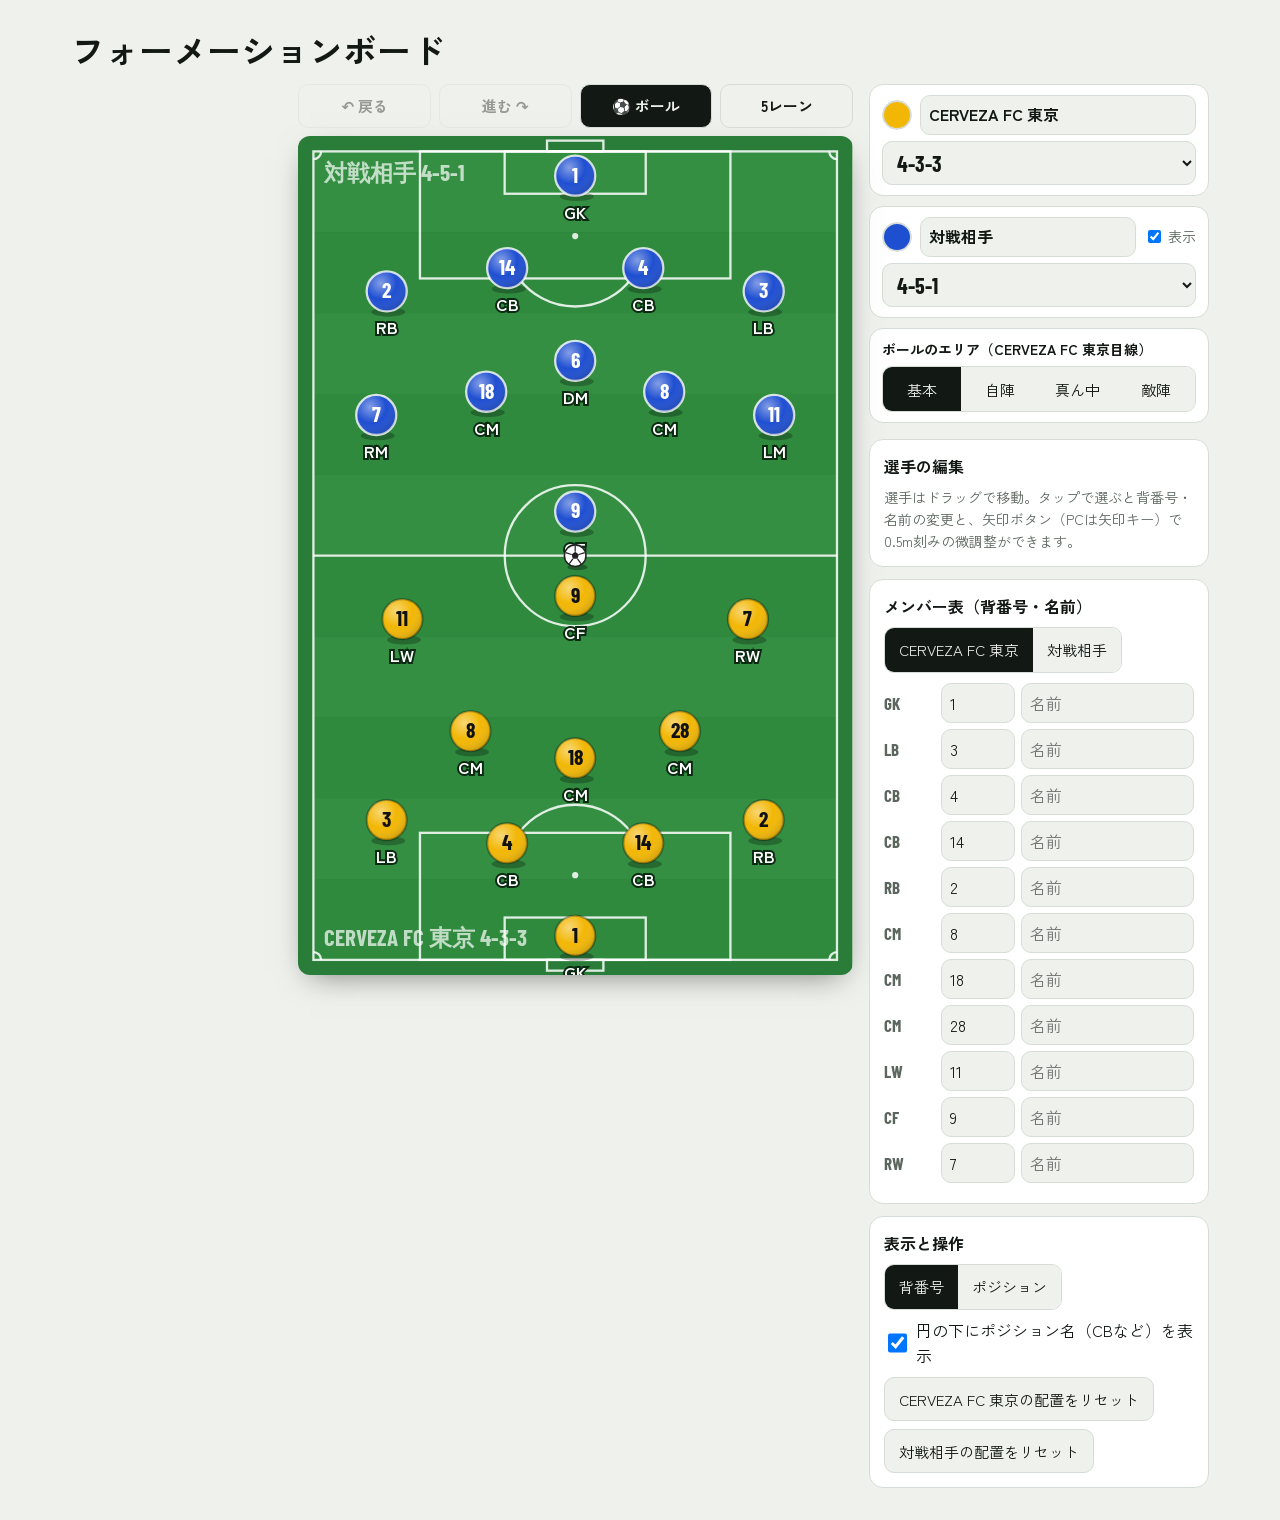
<file: formation/index.html>
<!DOCTYPE html>
<html lang="ja">
<head>
<meta charset="utf-8">
<meta name="viewport" content="width=device-width, initial-scale=1">
<title>フォーメーションボード</title>
<link rel="preconnect" href="https://fonts.googleapis.com">
<link href="https://fonts.googleapis.com/css2?family=Barlow+Condensed:wght@600;700&family=Zen+Kaku+Gothic+New:wght@400;700&display=swap" rel="stylesheet">
<style>
/* VOICE: matchday tactics board — direct, quick, coach's tool
   IDEA: the magnetic whiteboard in a dressing room, but on real grass
   PICTURE: a full striped pitch with both XIs as draggable magnets
   COLOUR and TYPE: grass greens, chalk white, team colours; Barlow Condensed numbers + Zen Kaku Gothic New
   LAYOUT: formation pickers on top, pitch large, editor and actions below (side panel when wide) */
:root{color-scheme:light dark;--bg:light-dark(#eef1ec,#0f1411);--panel:light-dark(#ffffff,#18201b);--ink:light-dark(#121814,#eaf0ea);--mute:light-dark(#5b665e,#9aa79d);--line:light-dark(#d6ddd6,#2a352d);--acc:#e8251a}
:root[data-theme=light]{color-scheme:light}:root[data-theme=dark]{color-scheme:dark}
*{box-sizing:border-box;min-width:0}
body{margin:0;background:var(--bg);color:var(--ink);font:16px/1.55 "Zen Kaku Gothic New",system-ui,sans-serif;overflow-x:clip}
.app{max-width:1240px;margin:0 auto;padding:clamp(14px,3vw,32px) max(4vw,12px);display:grid;gap:16px;grid-template-areas:"head" "pick" "board" "side"}
h1{grid-area:head;margin:0;font-size:clamp(24px,4vw,34px);line-height:1.05;text-wrap:balance}
.pick{grid-area:pick;display:grid;grid-template-columns:minmax(0,1fr) minmax(0,1fr);gap:10px}
.team{background:var(--panel);border:1px solid var(--line);border-radius:14px;padding:10px 12px;display:grid;gap:6px}
.team .hd{display:flex;align-items:center;gap:8px;font-weight:700;font-size:14px}
.team .hd .tn{flex:1;min-height:40px;font-weight:700;font-size:16px;padding:4px 8px}
.team .hd label{margin-left:auto;font-weight:400;color:var(--mute);display:flex;align-items:center;gap:4px}
input[type=color]{width:30px;height:30px;border:0;padding:0;background:none;border-radius:50%;cursor:pointer}
input[type=color]::-webkit-color-swatch-wrapper{padding:0}input[type=color]::-webkit-color-swatch{border:2px solid var(--line);border-radius:50%}
select,input[type=text],input[type=number]{font:inherit;font-size:16px;color:var(--ink);background:var(--bg);border:1px solid var(--line);border-radius:10px;min-height:44px;padding:6px 10px;width:100%}
select{font-family:"Barlow Condensed",sans-serif;font-size:22px;font-weight:700}
:focus-visible{outline:3px solid var(--acc);outline-offset:2px}
.board{grid-area:board;justify-self:center;width:100%;max-width:min(100%,calc((100svh - 60px)*0.66))}
.board svg{display:block;width:100%;height:auto;border-radius:12px;box-shadow:0 10px 30px -12px #0008;user-select:none;-webkit-user-select:none}
.p{cursor:grab;touch-action:none}.p:active{cursor:grabbing}
.p .sel{display:none}.p.on .sel{display:block}
.tools{display:flex;gap:8px;margin-bottom:8px}.tools button{flex:1;font-weight:700}.tools button[aria-pressed=true]{background:var(--ink);color:var(--bg)}
.side{grid-area:side;display:grid;gap:12px;align-content:start}
.card{background:var(--panel);border:1px solid var(--line);border-radius:14px;padding:14px}
.card h2{margin:0 0 8px;font-size:16px}
.hint{color:var(--mute);font-size:14px;margin:0}
.row{display:flex;flex-wrap:wrap;gap:8px}
.fields{display:grid;grid-template-columns:90px minmax(0,1fr);gap:8px;margin-bottom:10px}
.fields label{font-size:13px;color:var(--mute);display:grid;gap:2px}
.rr{display:grid;grid-template-columns:3.2em 4.6em minmax(0,1fr);gap:6px;align-items:center;margin-bottom:6px}
.rr b{font-family:"Barlow Condensed",sans-serif;font-size:17px;color:var(--mute)}
.rr input{min-height:40px;padding:4px 8px}
.nudge{display:grid;grid-template-columns:repeat(3,48px);grid-template-rows:repeat(2,44px);gap:6px;justify-content:start}
button{font:inherit;font-size:15px;min-height:44px;padding:0 14px;border-radius:10px;border:1px solid var(--line);background:var(--bg);color:var(--ink);cursor:pointer}
button:hover{border-color:var(--mute)}button:disabled{opacity:.4;cursor:default}
button.pri{background:var(--ink);color:var(--bg);border-color:var(--ink)}
.seg{display:inline-flex;border:1px solid var(--line);border-radius:10px;overflow:hidden}
.seg button{border:0;border-radius:0}.ph{grid-column:1/-1}.ph .seg{display:grid;grid-template-columns:repeat(4,minmax(0,1fr))}.ph .seg button{padding:0 4px}
.seg button[aria-pressed=true]{background:var(--ink);color:var(--bg)}
@media(min-width:900px){.app{grid-template-columns:minmax(0,1fr) 340px;grid-template-areas:"head head" "board pick" "board side";align-items:start}.pick{grid-template-columns:minmax(0,1fr)}.board{justify-self:end}}
@media(prefers-reduced-motion:no-preference){.p{transition:transform .35s cubic-bezier(.2,.8,.2,1)}.p.drag{transition:none}}
</style>
</head>
<body>
<div class="app">
  <h1>フォーメーションボード</h1>
  <div class="pick">
    <div class="team">
      <div class="hd"><input type="color" id="hc" aria-label="下側チームの色"><input type="text" id="hn" class="tn" maxlength="20" aria-label="下側チーム名" placeholder="チーム名"></div>
      <select id="hf" aria-label="下側チームのフォーメーション"></select>
    </div>
    <div class="team">
      <div class="hd"><input type="color" id="ac" aria-label="上側チームの色"><input type="text" id="an" class="tn" maxlength="20" aria-label="上側チーム名" placeholder="チーム名">
        <label><input type="checkbox" id="as">表示</label></div>
      <select id="af" aria-label="上側チームのフォーメーション"></select>
    </div>
    <div class="team ph">
      <div class="hd" id="phLab">ボールのエリア</div>
      <div class="seg" id="phase" role="group" aria-label="局面">
        <button data-ph="std">基本</button><button data-ph="own">自陣</button><button data-ph="mid">真ん中</button><button data-ph="opp">敵陣</button>
      </div>
    </div>
  </div>
  <div class="board"><div class="tools"><button id="undo" aria-label="一つ前に戻る">↶ 戻る</button><button id="redo" aria-label="一つ先に進む">進む ↷</button><button id="ballBtn" aria-pressed="true">⚽ ボール</button><button id="laneBtn" aria-pressed="false">5レーン</button></div><svg id="pitch" viewBox="0 0 720 1090" role="img" aria-label="ピッチ"></svg></div>
  <div class="side">
    <div class="card" id="ed"></div>
    <div class="card">
      <h2>メンバー表（背番号・名前）</h2>
      <div class="seg" role="group" aria-label="チーム切替" style="margin-bottom:10px"><button id="rtH" aria-pressed="true"></button><button id="rtA" aria-pressed="false"></button></div>
      <div id="roster"></div>
    </div>
    <div class="card">
      <h2>表示と操作</h2>
      <div class="row" style="margin-bottom:10px">
        <div class="seg" role="group" aria-label="円の中の表示">
          <button id="mNum" aria-pressed="true">背番号</button><button id="mRole" aria-pressed="false">ポジション</button>
        </div>
        <label style="display:flex;align-items:center;gap:6px;min-height:44px"><input type="checkbox" id="sr" style="width:20px;height:20px">円の下にポジション名（CBなど）を表示</label>
      </div>
      <div class="row">
        <button id="resetH">配置をリセット</button>
        <button id="resetA">配置をリセット</button>
      </div>
    </div>
  </div>
</div>
<script>
{
const F={
'4-3-3':[[50,6,'GK'],[14,32,'LB'],[37,26,'CB'],[63,26,'CB'],[86,32,'RB'],[30,55,'CM'],[50,48,'CM'],[70,55,'CM'],[17,84,'LW'],[50,90,'CF'],[83,84,'RW']],
'4-4-2':[[50,6,'GK'],[14,32,'LB'],[37,26,'CB'],[63,26,'CB'],[86,32,'RB'],[14,60,'LM'],[38,56,'CM'],[62,56,'CM'],[86,60,'RM'],[38,88,'FW'],[62,88,'FW']],
'4-2-3-1':[[50,6,'GK'],[14,32,'LB'],[37,26,'CB'],[63,26,'CB'],[86,32,'RB'],[38,48,'DM'],[62,48,'DM'],[17,72,'LW'],[50,70,'AM'],[83,72,'RW'],[50,91,'CF']],
'4-5-1':[[50,6,'GK'],[14,32,'LB'],[37,26,'CB'],[63,26,'CB'],[86,32,'RB'],[12,64,'LM'],[33,58,'CM'],[50,50,'DM'],[67,58,'CM'],[88,64,'RM'],[50,89,'CF']],
'4-1-4-1':[[50,6,'GK'],[14,32,'LB'],[37,26,'CB'],[63,26,'CB'],[86,32,'RB'],[50,45,'DM'],[13,66,'LM'],[38,63,'CM'],[62,63,'CM'],[87,66,'RM'],[50,90,'CF']],
'4-4-1-1':[[50,6,'GK'],[14,32,'LB'],[37,26,'CB'],[63,26,'CB'],[86,32,'RB'],[14,58,'LM'],[38,54,'CM'],[62,54,'CM'],[86,58,'RM'],[50,75,'SS'],[50,92,'CF']],
'4-3-1-2':[[50,6,'GK'],[14,32,'LB'],[37,26,'CB'],[63,26,'CB'],[86,32,'RB'],[50,46,'DM'],[27,58,'CM'],[73,58,'CM'],[50,72,'AM'],[38,90,'FW'],[62,90,'FW']],
'3-5-2':[[50,6,'GK'],[27,27,'CB'],[50,23,'CB'],[73,27,'CB'],[10,58,'LWB'],[32,54,'CM'],[50,47,'DM'],[68,54,'CM'],[90,58,'RWB'],[38,88,'FW'],[62,88,'FW']],
'3-4-3':[[50,6,'GK'],[27,27,'CB'],[50,23,'CB'],[73,27,'CB'],[11,56,'LWB'],[38,52,'CM'],[62,52,'CM'],[89,56,'RWB'],[19,84,'LW'],[50,90,'CF'],[81,84,'RW']],
'3-4-2-1':[[50,6,'GK'],[27,27,'CB'],[50,23,'CB'],[73,27,'CB'],[11,55,'LWB'],[38,51,'CM'],[62,51,'CM'],[89,55,'RWB'],[34,75,'AM'],[66,75,'AM'],[50,91,'CF']],
'5-3-2':[[50,6,'GK'],[8,38,'LWB'],[28,27,'CB'],[50,23,'CB'],[72,27,'CB'],[92,38,'RWB'],[30,58,'CM'],[50,53,'CM'],[70,58,'CM'],[38,88,'FW'],[62,88,'FW']],
'5-4-1':[[50,6,'GK'],[8,36,'LWB'],[28,27,'CB'],[50,23,'CB'],[72,27,'CB'],[92,36,'RWB'],[15,62,'LM'],[38,58,'CM'],[62,58,'CM'],[85,62,'RM'],[50,89,'CF']]
};
const NUM={GK:1,LB:3,CB:4,RB:2,LWB:3,RWB:2,DM:6,CM:8,LM:11,RM:7,AM:10,LW:11,RW:7,CF:9,FW:9,SS:10};
const W=680,H=1050,O=20,$=id=>document.getElementById(id),svg=$('pitch');
// ブロックの高さ（ピッチ全長に対する%、自ゴール=0）: gk=GK位置, d=最終ライン, f=最前線, w=横幅係数
const B={std:{gk:3,d:13,f:45.5,w:1},low:{gk:3,d:11,f:41,w:.84},mid:{gk:9,d:30,f:66,w:.94},high:{gk:16,d:46,f:87,w:1}};
const PH={std:['std','std'],own:['low','high'],mid:['mid','mid'],opp:['high','low']};
function build(t,f,ph){const used={},b=B[PH[ph||'std'][t==='h'?0:1]];return F[f].map(([x,y,r])=>{let n=NUM[r];while(used[n])n=n+10>99?n+1:n+10;used[n]=1;
  const X=50+(x-50)*b.w,Y=r==='GK'?b.gk:b.d+(y-23)/68*(b.f-b.d);
  const sx=t==='h'?O+X/100*W:O+(100-X)/100*W,sy=t==='h'?O+H-Y/100*H:O+Y/100*H;
  return{x:sx,y:sy,r,n,name:''}})}
let S;
try{S=JSON.parse(localStorage.getItem('fboard-v1'))}catch(e){}
if(!S||!S.h||!S.a)S={h:{f:'4-3-3',c:'#f2b705',p:build('h','4-3-3')},a:{f:'4-5-1',c:'#1f4fd1',p:build('a','4-5-1')},show:true,mode:'num'};
if(!PH[S.phase])S.phase='std';
if(typeof S.h.name!=='string')S.h.name='CERVEZA FC 東京';if(typeof S.a.name!=='string')S.a.name='対戦相手';
const tn=t=>S[t].name||(t==='h'?'チームA':'チームB');
let sel=null,hist=[],fut=[],rT='h';
if(!S.ball)S.ball={x:360,y:545,show:true};
const hbtn=()=>{$('undo').disabled=!hist.length;$('redo').disabled=!fut.length};
const save=()=>{try{localStorage.setItem('fboard-v1',JSON.stringify(S))}catch(e){}};
const snap=()=>{hist.push(JSON.stringify(S));if(hist.length>80)hist.shift();fut=[];hbtn()};
const esc=s=>String(s).replace(/[&<>"']/g,c=>({'&':'&amp;','<':'&lt;','>':'&gt;','"':'&quot;',"'":'&#39;'}[c]));
const ink=hex=>{const v=parseInt(hex.slice(1),16),r=v>>16&255,g=v>>8&255,b=v&255;return(0.299*r+0.587*g+0.114*b)/255>0.6?'#111':'#fff'};

const stripes=Array.from({length:10},(_,i)=>`<rect x="${O}" y="${O+i*105}" width="${W}" height="105" fill="${i%2?'#2f8a3e':'#348f43'}"/>`).join('');
const L='fill="none" stroke="#ffffffd9" stroke-width="3"';
const laneSvg=`<g stroke="#fff" stroke-opacity=".8" stroke-width="3" stroke-dasharray="14 12">${[158.4,268.4,451.6,561.6].map(x=>`<line x1="${x}" y1="20" x2="${x}" y2="1070"/>`).join('')}</g>`;
const pitchSvg=`<rect width="720" height="1090" fill="#2a7d38"/>${stripes}
<g ${L}><rect x="${O}" y="${O}" width="${W}" height="${H}"/><line x1="${O}" y1="545" x2="${O+W}" y2="545"/><circle cx="360" cy="545" r="91.5"/>
<rect x="158.4" y="20" width="403.2" height="165"/><rect x="268.4" y="20" width="183.2" height="55"/>
<rect x="158.4" y="905" width="403.2" height="165"/><rect x="268.4" y="1015" width="183.2" height="55"/>
<path d="M286.9 185A91.5 91.5 0 0 0 433.1 185M286.9 905A91.5 91.5 0 0 1 433.1 905"/>
<path d="M20 30A10 10 0 0 0 30 20M690 20A10 10 0 0 0 700 30M20 1060A10 10 0 0 1 30 1070M690 1070A10 10 0 0 1 700 1060"/>
<rect x="323.4" y="6" width="73.2" height="14"/><rect x="323.4" y="1070" width="73.2" height="14"/></g>
<g fill="#ffffffd9"><circle cx="360" cy="545" r="4"/><circle cx="360" cy="130" r="4"/><circle cx="360" cy="960" r="4"/></g>`;

function ballSvg(){const b=S.ball;return `<g class="p ball" data-t="b" data-i="0" transform="translate(${b.x.toFixed(1)} ${b.y.toFixed(1)})" tabindex="0" role="button" aria-label="ボール">
  <circle r="32" fill="transparent"/><ellipse cx="3" cy="15" rx="13" ry="4" fill="#0005"/>
  <circle r="14" fill="#fff" stroke="#222" stroke-width="2"/>
  <path d="M0-5l4.8 3.5-1.8 5.6h-6l-1.8-5.6z" fill="#222"/>
  <path d="M0-5V-13M4.8-1.5l7.5-2.5M3 4.1l4.6 6.4M-3 4.1l-4.6 6.4M-4.8-1.5l-7.5-2.5" stroke="#222" stroke-width="1.6"/></g>`}
const obj=(t,i)=>t==='b'?S.ball:S[t].p[i];
function player(t,p,i,c){
  const fg=ink(c),inner=S.mode==='num'?p.n:p.r,lab=p.name||(S.showRole===false?'':S.mode==='num'?p.r:'#'+p.n),on=sel&&sel.t===t&&sel.i===i;
  return `<g class="p${on?' on':''}" data-t="${t}" data-i="${i}" transform="translate(${p.x.toFixed(1)} ${p.y.toFixed(1)})" tabindex="0" role="button" aria-label="${esc(tn(t))} ${esc(p.n)} ${esc(p.r)}">
  <circle r="42" fill="transparent"/><circle class="sel" r="35" fill="none" stroke="#fff" stroke-width="4" stroke-dasharray="8 6"/>
  <ellipse cx="2" cy="27" rx="22" ry="6" fill="#0004"/>
  <circle r="26" fill="${c}" stroke="${fg==='#fff'?'#ffffffcc':'#0000004d'}" stroke-width="3"/>
  <circle r="26" fill="url(#gl)"/>
  <text y="${S.mode==='num'?9:7}" text-anchor="middle" font-family="Barlow Condensed,sans-serif" font-weight="700" font-size="${S.mode==='num'?28:String(inner).length>2?17:21}" fill="${fg}">${esc(inner)}</text>
  <text y="56" text-anchor="middle" font-family="Zen Kaku Gothic New,sans-serif" font-weight="700" font-size="22" fill="#fff" stroke="#0b2a12" stroke-width="5" paint-order="stroke">${esc(lab)}</text></g>`;
}
function render(){
  const tag=(txt,y)=>`<text x="34" y="${y}" font-family="Barlow Condensed,sans-serif" font-weight="700" font-size="30" fill="#ffffffb3">${esc(txt)}</text>`;
  svg.innerHTML=`<defs><radialGradient id="gl" cx=".35" cy=".3" r=".8"><stop offset="0" stop-color="#fff" stop-opacity=".45"/><stop offset=".5" stop-color="#fff" stop-opacity="0"/><stop offset="1" stop-color="#000" stop-opacity=".2"/></radialGradient></defs>${pitchSvg}${S.lanes?laneSvg:''}
  ${S.show?tag(tn('a')+'  '+S.a.f,58):''}${tag(tn('h')+'  '+S.h.f,1052)}
  ${S.show?S.a.p.map((p,i)=>player('a',p,i,S.a.c)).join(''):''}${S.h.p.map((p,i)=>player('h',p,i,S.h.c)).join('')}${S.ball.show?ballSvg():''}`;
  $('ballBtn').setAttribute('aria-pressed',S.ball.show);
  $('hf').value=S.h.f;$('af').value=S.a.f;$('hc').value=S.h.c;$('ac').value=S.a.c;$('as').checked=S.show;$('sr').checked=S.showRole!==false;$('laneBtn').setAttribute('aria-pressed',!!S.lanes);
  if(document.activeElement!==$('hn'))$('hn').value=S.h.name;if(document.activeElement!==$('an'))$('an').value=S.a.name;
  $('resetH').textContent=tn('h')+'の配置をリセット';$('resetA').textContent=tn('a')+'の配置をリセット';
  $('mNum').setAttribute('aria-pressed',S.mode==='num');$('mRole').setAttribute('aria-pressed',S.mode==='role');
  $('phLab').textContent=`ボールのエリア（${tn('h')}目線）`;
  document.querySelectorAll('[data-ph]').forEach(b=>b.setAttribute('aria-pressed',b.dataset.ph===S.phase));
  $('rtH').textContent=tn('h');$('rtA').textContent=tn('a');
  $('rtH').setAttribute('aria-pressed',rT==='h');$('rtA').setAttribute('aria-pressed',rT==='a');
  if(!$('roster').contains(document.activeElement))roster();
  editor();save();
}
function roster(){
  const ps=S[rT].p;
  $('roster').innerHTML=ps.map((p,i)=>`<div class="rr"><b>${esc(p.r)}</b>
  <input type="number" min="1" max="99" inputmode="numeric" data-k="n" data-i="${i}" value="${esc(p.n)}" aria-label="${esc(p.r)} 背番号">
  <input type="text" maxlength="12" data-k="name" data-i="${i}" value="${esc(p.name)}" placeholder="名前" aria-label="${esc(p.r)} 名前"></div>`).join('');
}
$('roster').addEventListener('focusin',e=>{if(e.target.dataset.k)snap()});
$('roster').addEventListener('input',e=>{
  const el=e.target,k=el.dataset.k;if(!k)return;const p=S[rT].p[+el.dataset.i];
  if(k==='n'){const v=parseInt(el.value);if(v>=1&&v<=99)p.n=v;else return}else p.name=el.value.slice(0,12);
  render();
});
$('roster').addEventListener('focusout',()=>setTimeout(()=>{if(!$('roster').contains(document.activeElement))roster()},0));
function editor(){
  const ed=$('ed');
  if(!sel||(sel.t==='a'&&!S.show)){ed.innerHTML='<h2>選手の編集</h2><p class="hint">選手はドラッグで移動。タップで選ぶと背番号・名前の変更と、矢印ボタン（PCは矢印キー）で0.5m刻みの微調整ができます。</p>';return}
  const p=S[sel.t].p[sel.i];
  ed.innerHTML=`<h2>${esc(tn(sel.t))}・${esc(p.r)}</h2>
  <div class="fields"><label>背番号<input type="number" id="en" min="1" max="99" value="${esc(p.n)}"></label>
  <label>名前<input type="text" id="enm" maxlength="12" placeholder="例：ナオキ" value="${esc(p.name)}"></label></div>
  <div class="row" style="align-items:end;justify-content:space-between">
  <div class="nudge"><span></span><button data-d="0,-5" aria-label="上へ">↑</button><span></span><button data-d="-5,0" aria-label="左へ">←</button><button data-d="0,5" aria-label="下へ">↓</button><button data-d="5,0" aria-label="右へ">→</button></div>
  <button id="desel">選択解除</button></div>`;
  $('en').onchange=e=>{snap();p.n=Math.max(1,Math.min(99,parseInt(e.target.value)||p.n));render()};
  $('enm').onchange=e=>{snap();p.name=e.target.value.trim().slice(0,12);render()};
  ed.querySelectorAll('[data-d]').forEach(b=>b.onclick=()=>{const[dx,dy]=b.dataset.d.split(',').map(Number);move(dx,dy)});
  $('desel').onclick=()=>{sel=null;render()};
}
function move(dx,dy){if(!sel)return;snap();const p=S[sel.t].p[sel.i];p.x=Math.max(O,Math.min(O+W,p.x+dx));p.y=Math.max(O,Math.min(O+H,p.y+dy));render()}
function pt(e){const m=svg.getScreenCTM().inverse(),q=svg.createSVGPoint();q.x=e.clientX;q.y=e.clientY;return q.matrixTransform(m)}

let drag=null;
svg.addEventListener('pointerdown',e=>{
  const g=e.target.closest('.p');if(!g)return;e.preventDefault();
  const t=g.dataset.t,i=+g.dataset.i,p=obj(t,i),q=pt(e);
  drag={g,t,i,ox:q.x-p.x,oy:q.y-p.y,sx:e.clientX,sy:e.clientY,moved:false,before:JSON.stringify(S)};
  g.classList.add('drag');g.parentNode.appendChild(g);g.setPointerCapture(e.pointerId);
});
svg.addEventListener('pointermove',e=>{
  if(!drag)return;
  if(!drag.moved&&Math.hypot(e.clientX-drag.sx,e.clientY-drag.sy)<5)return;
  drag.moved=true;const q=pt(e),p=obj(drag.t,drag.i);
  p.x=Math.max(O,Math.min(O+W,q.x-drag.ox));p.y=Math.max(O,Math.min(O+H,q.y-drag.oy));
  drag.g.setAttribute('transform',`translate(${p.x.toFixed(1)} ${p.y.toFixed(1)})`);
});
const end=()=>{if(!drag)return;const d=drag;drag=null;
  if(d.moved){hist.push(d.before);fut=[];hbtn()}
  if(d.t!=='b')sel={t:d.t,i:d.i};render()};
svg.addEventListener('pointerup',end);svg.addEventListener('pointercancel',end);
svg.addEventListener('touchstart',e=>{if(e.target.closest('.p'))e.preventDefault()},{passive:false});
svg.addEventListener('keydown',e=>{const g=e.target.closest('.p');if(g&&g.dataset.t!=='b'&&(e.key==='Enter'||e.key===' ')){e.preventDefault();sel={t:g.dataset.t,i:+g.dataset.i};render()}});
document.addEventListener('keydown',e=>{
  if(!sel||/INPUT|SELECT|TEXTAREA/.test(document.activeElement.tagName))return;
  const k={ArrowUp:[0,-5],ArrowDown:[0,5],ArrowLeft:[-5,0],ArrowRight:[5,0]}[e.key];
  if(k){e.preventDefault();const m=e.shiftKey?4:1;move(k[0]*m,k[1]*m)}else if(e.key==='Escape'){sel=null;render()}
});

const opts=Object.keys(F).map(k=>`<option>${k}</option>`).join('');$('hf').innerHTML=opts;$('af').innerHTML=opts;
const keepNames=(old,neu)=>{neu.forEach((p,i)=>{if(old[i]){p.name=old[i].name||'';p.n=old[i].n}});return neu};
// マッチアップ時に重ならないよう、相手選手と最低 MIN だけ離す（tだけ動かす／bothなら両方）
function separate(t,both){const MIN=58;for(let k=0;k<30;k++)for(const p of S.h.p)for(const q of S.a.p){
  let dx=p.x-q.x,dy=p.y-q.y,d=Math.hypot(dx,dy);if(d>=MIN)continue;if(d<0.1){dx=1;dy=0;d=1}
  const g=(MIN-d)/d,mh=both?.5:t==='h'?1:0,ma=both?.5:t==='a'?1:0;
  p.x+=dx*g*mh;p.y+=dy*g*mh;q.x-=dx*g*ma;q.y-=dy*g*ma}
  for(const p of [...S.h.p,...S.a.p]){p.x=Math.max(O,Math.min(O+W,p.x));p.y=Math.max(O,Math.min(O+H,p.y))}}
const re=(t,skip)=>{S[t].p=keepNames(S[t].p,build(t,S[t].f,S.phase));if(!skip)separate(t)};
$('hf').onchange=e=>{snap();S.h.f=e.target.value;re('h');sel=null;render()};
$('af').onchange=e=>{snap();S.a.f=e.target.value;re('a');sel=null;render()};
$('phase').addEventListener('click',e=>{const b=e.target.closest('[data-ph]');if(!b)return;snap();S.phase=b.dataset.ph;re('h',1);re('a',1);separate(0,1);sel=null;render()});
$('hc').oninput=e=>{S.h.c=e.target.value;render()};$('ac').oninput=e=>{S.a.c=e.target.value;render()};
$('hn').oninput=e=>{S.h.name=e.target.value.slice(0,20);render()};$('an').oninput=e=>{S.a.name=e.target.value.slice(0,20);render()};
$('laneBtn').onclick=()=>{snap();S.lanes=!S.lanes;render()};
$('sr').onchange=e=>{S.showRole=e.target.checked;render()};
$('as').onchange=e=>{snap();S.show=e.target.checked;render()};
$('rtH').onclick=()=>{rT='h';roster();render()};$('rtA').onclick=()=>{rT='a';roster();render()};
$('mNum').onclick=()=>{S.mode='num';render()};$('mRole').onclick=()=>{S.mode='role';render()};
$('resetH').onclick=()=>{snap();re('h');render()};
$('resetA').onclick=()=>{snap();re('a');render()};
const undo=()=>{if(!hist.length)return;fut.push(JSON.stringify(S));S=JSON.parse(hist.pop());sel=null;hbtn();render()};
const redo=()=>{if(!fut.length)return;hist.push(JSON.stringify(S));S=JSON.parse(fut.pop());sel=null;hbtn();render()};
$('undo').onclick=undo;$('redo').onclick=redo;
$('ballBtn').onclick=()=>{snap();S.ball.show=!S.ball.show;render()};
document.addEventListener('keydown',e=>{if(!(e.ctrlKey||e.metaKey)||/INPUT|TEXTAREA/.test(document.activeElement.tagName))return;
  const k=e.key.toLowerCase();if(k==='z'&&!e.shiftKey){e.preventDefault();undo()}else if((k==='z'&&e.shiftKey)||k==='y'){e.preventDefault();redo()}});
hbtn();
render();
}
</script>
</body>
</html>
</file>
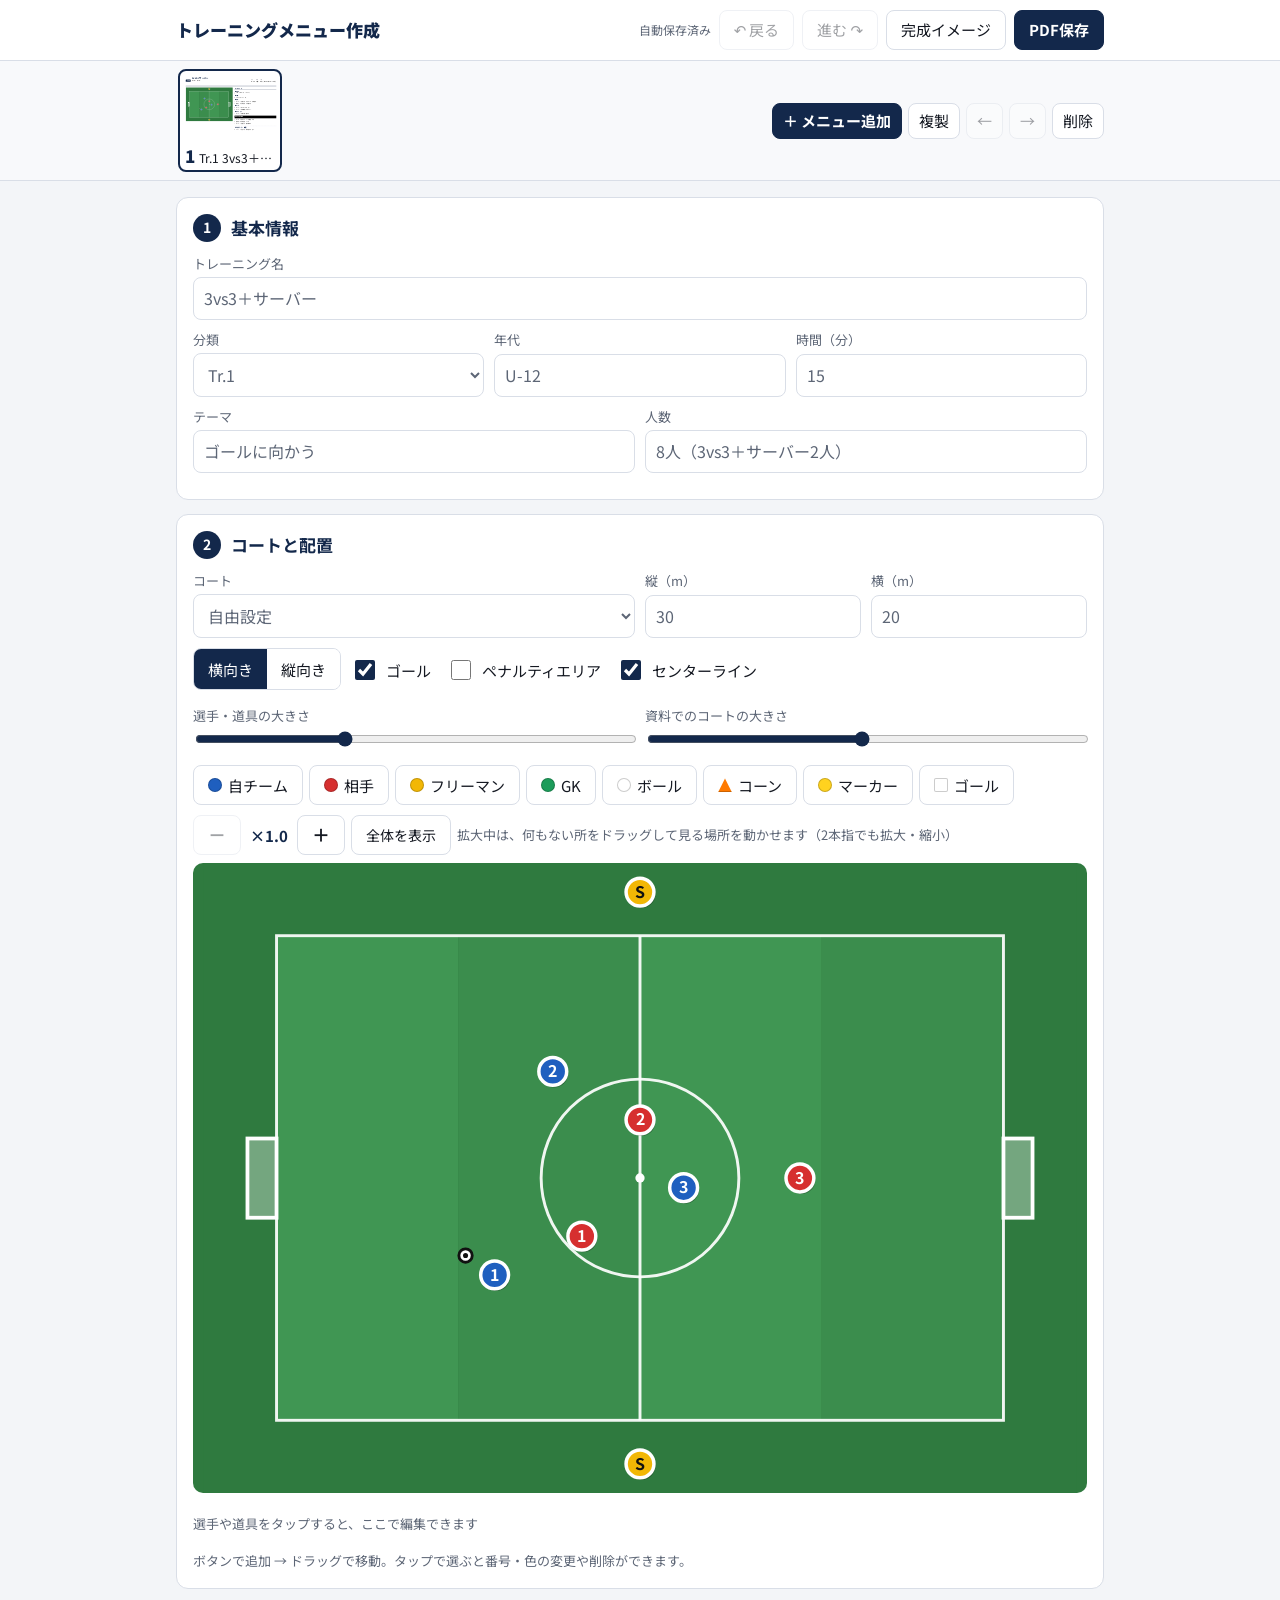
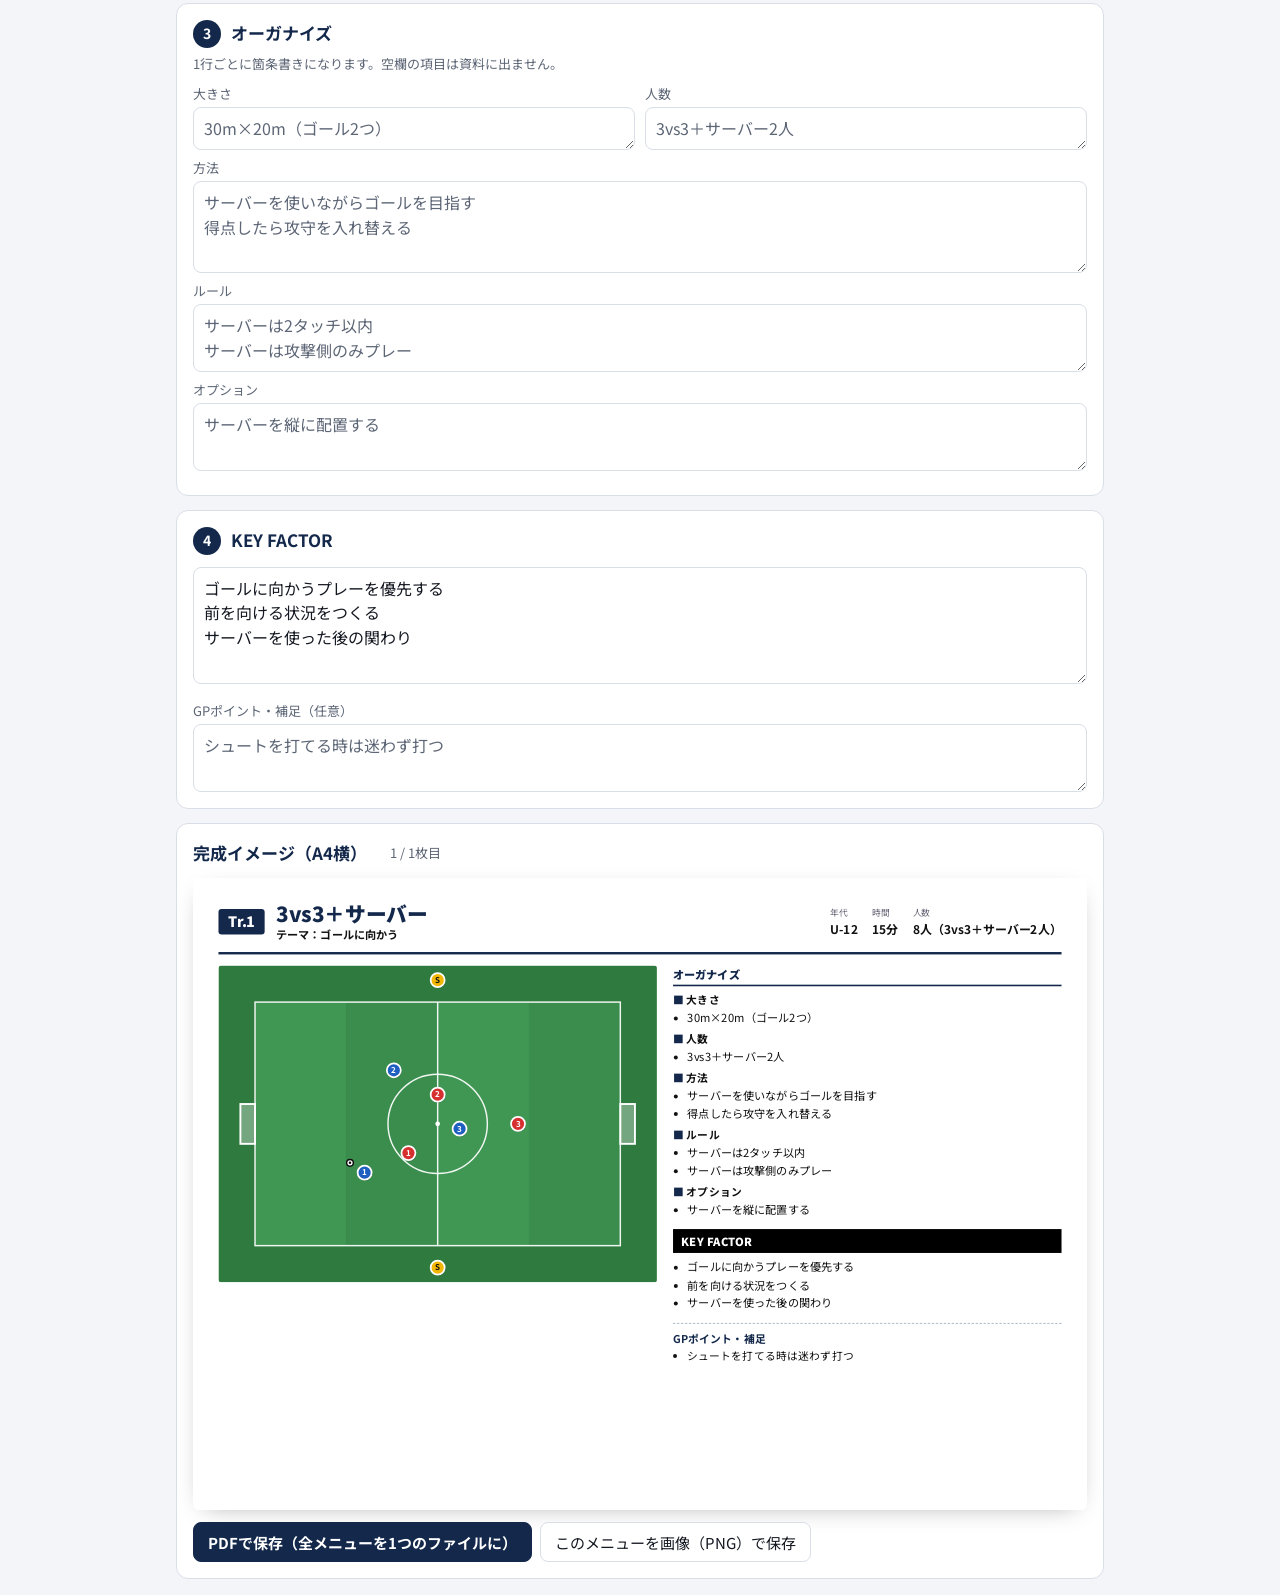
<file: menu/index.html>
<!DOCTYPE html>
<html lang="ja">
<head>
<meta charset="utf-8">
<meta name="viewport" content="width=device-width, initial-scale=1">
<title>トレーニングメニュー作成</title>
<link rel="preconnect" href="https://fonts.googleapis.com">
<link href="https://fonts.googleapis.com/css2?family=Noto+Sans+JP:wght@400;700;900&display=swap" rel="stylesheet">
<style>
/* VOICE: 指導者が迷わず書ける、静かな1枚の資料
   IDEA: 上から順に埋めると、そのままJFA風のA4資料になる
   PICTURE: 大きな緑のコートと、下に完成した1枚の資料
   COLOUR and TYPE: 白地・濃紺#13284b・KEY FACTORの黒、芝の緑、選手は青と赤。Noto Sans JP
   LAYOUT: 1列。1 基本情報 → 2 コート → 3 オーガナイズ → 4 KEY FACTOR → 完成イメージ */
:root{color-scheme:light;--navy:#13284b;--ink:#141821;--mute:#5d6676;--line:#d9dee7;--bg:#f3f5f8}
*{box-sizing:border-box;min-width:0}
body{margin:0;background:var(--bg);color:var(--ink);font:15px/1.55 "Noto Sans JP",system-ui,sans-serif}
button,input,select,textarea{font:inherit;color:inherit}
button{min-height:40px;padding:0 14px;border:1px solid var(--line);background:#fff;border-radius:8px;cursor:pointer;white-space:nowrap}
button:disabled{opacity:.4;cursor:default}
button.pri{background:var(--navy);border-color:var(--navy);color:#fff;font-weight:700}
input,select,textarea{width:100%;border:1px solid var(--line);border-radius:8px;padding:8px 10px;background:#fff;font-size:16px}
textarea{resize:vertical;line-height:1.55}
input[type=checkbox]{width:20px;height:20px;padding:0;accent-color:var(--navy)}
input[type=range]{padding:0;border:0;accent-color:var(--navy)}
input[type=color]{width:42px;height:40px;padding:2px}
:focus-visible{outline:3px solid #6aa0ff;outline-offset:1px}
label{display:grid;gap:3px;font-size:13px;color:var(--mute);margin-bottom:10px}
label.chk{display:inline-flex;align-items:center;gap:8px;color:var(--ink);font-size:15px;margin:0 16px 8px 0}
.hide{display:none!important}
.hint{color:var(--mute);font-size:13px;margin:6px 0 0}

.top{position:sticky;top:0;z-index:20;background:#fff;border-bottom:1px solid var(--line)}
.top-in{max-width:960px;margin:0 auto;padding:10px 16px;display:flex;flex-wrap:wrap;gap:8px;align-items:center}
.top b{font-weight:900;color:var(--navy);font-size:17px;margin-right:auto}
.saved{font-size:12px;color:var(--mute)}
.strip{border-top:1px solid var(--line);background:#f8f9fb}
.strip-in{max-width:960px;margin:0 auto;padding:6px 16px;display:flex;gap:10px;align-items:center;flex-wrap:wrap}
.slides{display:flex;gap:8px;overflow-x:auto;flex:1 1 300px;padding:2px}
.sl{flex:none;width:104px;border:2px solid var(--line);border-radius:8px;background:#fff;padding:3px;cursor:pointer;text-align:left;min-height:0}
.sl.on{border-color:var(--navy)}
.sl .th{width:96px;height:68px;overflow:hidden;border-radius:4px;pointer-events:none}.sl .th .pg{transform:scale(.0855);transform-origin:0 0}
.sl span{display:block;font-size:12px;line-height:1.3;padding:3px 2px 0;overflow:hidden;white-space:nowrap;text-overflow:ellipsis}
.sl span b{color:var(--navy);margin-right:4px}
.sctl{display:flex;gap:6px;flex-wrap:wrap}.sctl button{min-height:36px;padding:0 10px}
main{max-width:960px;margin:0 auto;padding:16px;display:grid;gap:14px}
.card{background:#fff;border:1px solid var(--line);border-radius:12px;padding:16px}
.card h2{margin:0 0 12px;font-size:17px;color:var(--navy);display:flex;align-items:center;gap:10px}
.card h2 .no{display:inline-grid;place-items:center;width:28px;height:28px;border-radius:50%;background:var(--navy);color:#fff;font-size:14px}
.g2{display:grid;grid-template-columns:minmax(0,1fr) minmax(0,1fr);gap:10px}
.g3{display:grid;grid-template-columns:repeat(3,minmax(0,1fr));gap:10px}
.seg{display:inline-flex;border:1px solid var(--line);border-radius:8px;overflow:hidden;margin:0 10px 10px 0;vertical-align:top}
.seg button{border:0;border-radius:0}.seg button[aria-pressed=true]{background:var(--navy);color:#fff}
.opts{display:flex;flex-wrap:wrap;align-items:center;margin-bottom:6px}
.pal{display:flex;flex-wrap:wrap;gap:6px;margin:6px 0 10px}
.pal button{display:inline-flex;align-items:center;gap:6px}
.sw{width:14px;height:14px;border-radius:50%;display:inline-block;border:1px solid #0003}
.sw.tri{border-radius:0;clip-path:polygon(50% 0,100% 100%,0 100%)}.sw.sq{border-radius:2px}
.courtBox{background:#2f7a3f;border-radius:10px;overflow:hidden;touch-action:none;user-select:none;-webkit-user-select:none}
.courtBox svg{display:block;width:100%;height:auto;max-height:70vh;margin:0 auto}
.ob{cursor:grab}
.zbar{display:flex;flex-wrap:wrap;align-items:center;gap:6px;margin-bottom:8px}.zbar button{min-width:44px;font-size:18px;font-weight:700}.zbar #zFit{font-size:14px;font-weight:400}
#zLab{min-width:44px;text-align:center;font-weight:700;color:var(--navy)}
.nud{display:inline-grid;grid-template-columns:repeat(4,40px);gap:4px}.nud button{padding:0;min-height:38px}
.selbar{display:flex;flex-wrap:wrap;align-items:center;gap:8px;margin-top:10px;min-height:42px}
.selbar label{display:inline-flex;align-items:center;gap:6px;margin:0;color:var(--ink);font-size:14px}
.selbar input[type=text]{width:70px}
.org label{margin-bottom:8px}
.prevBox{overflow:hidden;border-radius:6px;box-shadow:0 6px 24px -12px #0006}
.prevBox .pg{transform-origin:0 0}
.outrow{display:flex;flex-wrap:wrap;gap:8px;margin-top:12px}
.exhost{position:fixed;left:0;top:0;z-index:-10;pointer-events:none}
.dlg{position:fixed;inset:0;background:#0006;display:grid;place-items:center;z-index:60;padding:16px}
.dlg-in{background:#fff;border-radius:14px;padding:18px;max-width:420px;width:100%}.dlg-in b{font-size:17px;color:var(--navy)}
.row{display:flex;flex-wrap:wrap;gap:8px}
#toast{position:fixed;left:50%;bottom:20px;transform:translateX(-50%);background:var(--ink);color:#fff;padding:10px 16px;border-radius:10px;font-size:14px;opacity:0;transition:opacity .2s;pointer-events:none;z-index:50;max-width:90vw}
#toast.on{opacity:1}

/* ===== 資料（A4横 1123×794px） ===== */
.pg{width:1123px;height:794px;background:#fff;padding:28px 32px;overflow:hidden;font-family:"Noto Sans JP",sans-serif;color:#111}
.pg-in{width:1059px;transform-origin:0 0}
.sh{display:flex;align-items:center;gap:14px;border-bottom:3px solid #13284b;padding-bottom:10px;margin-bottom:14px}
.sh .cat{background:#13284b;color:#fff;font-weight:900;font-size:18px;padding:2px 12px;border-radius:4px;white-space:nowrap}
.sh h1{margin:0;font-size:26px;line-height:1.2;font-weight:900;color:#13284b}
.sh .th{font-size:14px;font-weight:700;margin-top:2px}
.sh dl{display:flex;gap:18px;margin:0 0 0 auto;flex:none}.sh dt{font-size:11px;color:#667}.sh dd{margin:0;font-weight:700;font-size:15px}
.bd{display:grid;grid-template-columns:var(--cw) minmax(0,1fr);gap:20px;align-items:start}
.cc svg{display:block;width:100%;height:auto;border-radius:4px}
.tx{font-size:14px;line-height:1.6}
.tx h4{margin:0 0 6px;font-size:14px;font-weight:900}
.org4 h4{color:#13284b;border-bottom:2px solid #13284b;padding-bottom:2px}
.og{margin-bottom:5px}.og b{display:block;font-size:13.5px}.og b::before{content:"■ ";color:#13284b}
.tx ul{margin:0;padding-left:1.3em}
.kf{margin-top:14px}.kf h4{background:#000;color:#fff;padding:4px 10px;letter-spacing:.04em}
.gp{margin-top:14px;border-top:1px dashed #9aa6b8;padding-top:8px;font-size:13.5px}.gp b{color:#13284b}

@media(max-width:640px){.g3{grid-template-columns:minmax(0,1fr) minmax(0,1fr)}.top b{font-size:15px}}
</style>
</head>
<body>
<header class="top"><div class="top-in">
  <b>トレーニングメニュー作成</b>
  <span id="saved" class="saved"></span>
  <button id="undo">↶ 戻る</button><button id="redo">進む ↷</button>
  <button id="toPrev">完成イメージ</button><button id="topPdf" class="pri">PDF保存</button>
</div>
<nav class="strip"><div class="strip-in">
  <div id="slides" class="slides"></div>
  <div class="sctl"><button id="slAdd" class="pri">＋ メニュー追加</button><button id="slDup">複製</button><button id="slL" aria-label="前へ移動">←</button><button id="slR" aria-label="後ろへ移動">→</button><button id="slDel">削除</button></div>
</div></nav></header>

<main>
  <section class="card">
    <h2><span class="no">1</span>基本情報</h2>
    <label>トレーニング名<input data-k="name" placeholder="例：3vs3＋サーバー"></label>
    <div class="g3">
      <label>分類<select data-k="cat"><option>W-up</option><option>Tr.1</option><option>Tr.2</option><option>Tr.3</option><option>Game</option></select></label>
      <label>年代<input data-k="age" list="ages" placeholder="U-12"></label>
      <label>時間（分）<input data-k="time" inputmode="numeric" placeholder="15"></label>
    </div>
    <div class="g2">
      <label>テーマ<input data-k="theme" placeholder="例：ゴールを目指す"></label>
      <label>人数<input data-k="people" placeholder="例：8人（3vs3＋2）"></label>
    </div>
  </section>

  <section class="card">
    <h2><span class="no">2</span>コートと配置</h2>
    <div class="g2">
      <label>コート<select data-k="court.type"><option value="full">全面（105×68m）</option><option value="half">半面（52.5×68m）</option><option value="quarter">1/4面（52.5×34m）</option><option value="custom">自由設定</option></select></label>
      <div class="g2" id="cDims"><label>縦（m）<input type="number" data-k="court.cl" min="5" max="150"></label><label>横（m）<input type="number" data-k="court.cw" min="5" max="100"></label></div>
    </div>
    <div class="opts">
      <div class="seg" data-seg="court.orient"><button data-v="h">横向き</button><button data-v="v">縦向き</button></div>
      <label class="chk"><input type="checkbox" data-k="court.goals">ゴール</label>
      <label class="chk"><input type="checkbox" data-k="court.pa">ペナルティエリア</label>
      <label class="chk"><input type="checkbox" data-k="court.center">センターライン</label>
    </div>
    <div class="g2">
      <label>選手・道具の大きさ<input type="range" data-k="court.sym" min="0.6" max="1.8" step="0.1"></label>
      <label>資料でのコートの大きさ<input type="range" data-k="cw" min="35" max="70" step="1"></label>
    </div>
    <div class="pal" id="pal"></div>
    <div class="zbar"><button id="zOut" aria-label="縮小">－</button><span id="zLab">×1.0</span><button id="zIn" aria-label="拡大">＋</button><button id="zFit">全体を表示</button><span class="hint" style="margin:0">拡大中は、何もない所をドラッグして見る場所を動かせます（2本指でも拡大・縮小）</span></div>
    <div id="courtBox" class="courtBox"></div>
    <div id="selbar" class="selbar"></div>
    <p class="hint">ボタンで追加 → ドラッグで移動。タップで選ぶと番号・色の変更や削除ができます。</p>
  </section>

  <section class="card org">
    <h2><span class="no">3</span>オーガナイズ</h2>
    <p class="hint" style="margin:-6px 0 10px">1行ごとに箇条書きになります。空欄の項目は資料に出ません。</p>
    <div class="g2"><label>大きさ<textarea rows="1" data-k="org.size"></textarea></label><label>人数<textarea rows="1" data-k="org.num"></textarea></label></div>
    <label>方法<textarea rows="3" data-k="org.how"></textarea></label>
    <label>ルール<textarea rows="2" data-k="org.rule"></textarea></label>
    <label>オプション<textarea rows="2" data-k="org.opt"></textarea></label>
  </section>

  <section class="card">
    <h2><span class="no">4</span>KEY FACTOR</h2>
    <textarea rows="4" data-k="kf" placeholder="1行に1つずつ"></textarea>
    <label style="margin:12px 0 0">GPポイント・補足（任意）<textarea rows="2" data-k="gp" placeholder="空欄なら資料に出ません"></textarea></label>
  </section>

  <section class="card" id="prevCard">
    <h2>完成イメージ（A4横）<span id="pgNo" class="hint" style="margin:0;font-weight:400"></span></h2>
    <div id="prevBox" class="prevBox"></div>
    <div class="outrow"><button id="outPdf" class="pri">PDFで保存（全メニューを1つのファイルに）</button><button id="outPng">このメニューを画像（PNG）で保存</button></div>
  </section>
</main>
<datalist id="ages"><option>U-8</option><option>U-10</option><option>U-12</option><option>U-14</option><option>U-15</option><option>U-18</option><option>一般</option></datalist>
<div id="dlg" class="dlg hide"><div class="dlg-in"><b id="dlgT">保存の準備ができました</b>
<p class="hint" style="margin:4px 0 12px">iPhone・iPadは「共有」から「画像を保存」（写真）や「"ファイル"に保存」を選べます。</p>
<div class="row"><button id="dlgShare" class="pri">写真・ファイルに保存（共有）</button><button id="dlgDl">ダウンロード</button><button id="dlgX">閉じる</button></div></div></div>
<div id="toast"></div>

<script>
{
const $=id=>document.getElementById(id);
const esc=s=>String(s??'').replace(/[&<>"']/g,c=>({'&':'&amp;','<':'&lt;','>':'&gt;','"':'&quot;',"'":'&#39;'}[c]));
const uid=()=>Math.random().toString(36).slice(2,10);
const getP=(o,p)=>p.split('.').reduce((a,k)=>a?.[k],o);
const setP=(o,p,v)=>{const ks=p.split('.'),l=ks.pop();ks.reduce((a,k)=>a[k],o)[l]=v};
const ink=hex=>{const v=parseInt(String(hex).slice(1),16);if(isNaN(v))return'#fff';return(0.299*(v>>16&255)+0.587*(v>>8&255)+0.114*(v&255))/255>0.62?'#111':'#fff'};
let toastT;const toast=m=>{const t=$('toast');t.textContent=m;t.classList.add('on');clearTimeout(toastT);toastT=setTimeout(()=>t.classList.remove('on'),2600)};
const TYPES={home:{name:'自チーム',color:'#1f5fbf',pl:1},away:{name:'相手',color:'#d62f2f',pl:1},neutral:{name:'フリーマン',color:'#f2b705',pl:1},gk:{name:'GK',color:'#1c9c5a',pl:1},
  ball:{name:'ボール',color:'#ffffff'},cone:{name:'コーン',color:'#ff7a00'},marker:{name:'マーカー',color:'#ffd21f'},goal:{name:'ゴール',color:'#ffffff'}};

function blank(){return{name:'',cat:'Tr.1',age:'U-12',time:'15',theme:'',people:'',cw:52,
  court:{type:'custom',cl:30,cw:20,orient:'h',goals:true,pa:false,center:true,sym:1},objs:[],
  org:{size:'',num:'',how:'',rule:'',opt:''},kf:'',gp:''}}
function sample(){const m=blank();Object.assign(m,{name:'3vs3＋サーバー',theme:'ゴールに向かう',people:'8人（3vs3＋サーバー2人）'});
  const{L,W}=dims(m.court),P=(type,fu,fv,n='')=>({id:uid(),type,u:fu*W,v:fv*L,n:String(n),color:TYPES[type].color,rot:0,size:3});
  m.objs=[P('home',.3,.3,1),P('home',.72,.38,2),P('home',.48,.56,3),P('away',.38,.42,1),P('away',.62,.5,2),P('away',.5,.72,3),P('neutral',-.09,.5,'S'),P('neutral',1.09,.5,'S'),P('ball',.34,.26)];
  m.org={size:'30m×20m（ゴール2つ）',num:'3vs3＋サーバー2人',how:'サーバーを使いながらゴールを目指す\n得点したら攻守を入れ替える',rule:'サーバーは2タッチ以内\nサーバーは攻撃側のみプレー',opt:'サーバーを縦に配置する'};
  m.kf='ゴールに向かうプレーを優先する\n前を向ける状況をつくる\nサーバーを使った後の関わり';m.gp='シュートを打てる時は迷わず打つ';return m}

const KEY='tmenu-simple-v1';
let D=null;try{D=JSON.parse(localStorage.getItem(KEY))}catch(e){}
if(D&&D.court)D={slides:[D],cur:0};
if(!D||!Array.isArray(D.slides)||!D.slides.length)D={slides:[sample()],cur:0};
if(!(D.cur>=0&&D.cur<D.slides.length))D.cur=0;
let S=D.slides[D.cur];
let sel=null;
let svT;const save=()=>{clearTimeout(svT);svT=setTimeout(()=>{try{localStorage.setItem(KEY,JSON.stringify(D));$('saved').textContent='自動保存済み'}catch(e){$('saved').textContent=''}},300)};

/* 戻る・進む */
let H=[],F=[],pend=null;
const hb=()=>{$('undo').disabled=!H.length;$('redo').disabled=!F.length};
function snap(){H.push(JSON.stringify(D));if(H.length>60)H.shift();F=[];pend=null;hb()}
function edit(){if(pend){H.push(pend);if(H.length>60)H.shift();pend=null;F=[];hb()}}
document.addEventListener('focusin',e=>{if(e.target.matches('input,textarea,select'))pend=JSON.stringify(D)});
const restore=j=>{D=JSON.parse(j);S=D.slides[D.cur];sel=null;fillForm();update();drawSlides();hb()};
$('undo').onclick=()=>{if(!H.length)return;F.push(JSON.stringify(D));restore(H.pop())};
$('redo').onclick=()=>{if(!F.length)return;H.push(JSON.stringify(D));restore(F.pop())};

/* ---------- コート ---------- */
function dims(c){switch(c.type){case'full':return{L:105,W:68};case'half':return{L:52.5,W:68};case'quarter':return{L:52.5,W:34};default:return{L:+c.cl||30,W:+c.cw||20}}}
function geo(m=S){const c=m.court,{L,W}=dims(c),v=c.orient==='v';return{c,L,W,v,P:(u,w)=>v?[u,w]:[w,W-u],k:Math.max(L,W)/60*(+c.sym||1),M:Math.max(3,Math.max(L,W)*.05)}}
function courtSvg(m,edit){
  const{c,L,W,v,P,k,M}=geo(m),pt=(u,w)=>P(u,w).map(n=>n.toFixed(2)).join(',');
  const vbW=(v?W:L)+2*M,vbH=(v?L:W)+2*M,lw=Math.max(.12,Math.max(L,W)/360);
  const R=(u0,v0,u1,v1,a='')=>{const[x1,y1]=P(u0,v0),[x2,y2]=P(u1,v1);return`<rect x="${Math.min(x1,x2).toFixed(2)}" y="${Math.min(y1,y2).toFixed(2)}" width="${Math.abs(x2-x1).toFixed(2)}" height="${Math.abs(y2-y1).toFixed(2)}" ${a}/>`};
  const arc=(cu,cv,r,a0,a1)=>{const s=[];for(let i=0;i<=28;i++){const a=a0+(a1-a0)*i/28;s.push(pt(cu+r*Math.cos(a),cv+r*Math.sin(a)))}return`<polyline points="${s.join(' ')}"/>`};
  const f=c.type==='custom'?Math.max(.25,Math.min(1,(W-2)/40.32,L*.3/16.5)):1;
  let g=`<rect x="${-M}" y="${-M}" width="${vbW}" height="${vbH}" fill="#2f7a3f"/>`;
  const nS=Math.max(4,Math.round(L/8));for(let i=0;i<nS;i++)g+=R(0,L*i/nS,W,L*(i+1)/nS,`fill="${i%2?'#3b8d4d':'#409653'}"`);
  let mk=R(0,0,W,L);const ends=(c.type==='full'||c.type==='custom')?[0,L]:[L];
  if(c.center){if(c.type==='half')mk+=arc(W/2,0,9.15,0,Math.PI);
    else if(c.type!=='quarter'){const[a,b]=P(0,L/2),[a2,b2]=P(W,L/2),[cx,cy]=P(W/2,L/2);
      mk+=`<line x1="${a}" y1="${b}" x2="${a2}" y2="${b2}"/><circle cx="${cx}" cy="${cy}" r="${(9.15*f).toFixed(2)}"/>`;g+=`<circle cx="${cx}" cy="${cy}" r="${lw*1.6}" fill="#fff"/>`}}
  if(c.pa)for(const e of ends){const d=e===0?1:-1,pw=40.32*f,pd=16.5*f,gw=18.32*f,gd=5.5*f,sp=11*f,r=9.15*f;
    mk+=R(Math.max(0,W/2-pw/2),e,Math.min(W,W/2+pw/2),e+d*pd)+R(W/2-gw/2,e,W/2+gw/2,e+d*gd);
    const h=Math.acos(Math.min(1,(pd-sp)/r)),base=d>0?Math.PI/2:-Math.PI/2;mk+=arc(W/2,e+d*sp,r,base-h,base+h);
    const[sx,sy]=P(W/2,e+d*sp);g+=`<circle cx="${sx}" cy="${sy}" r="${lw*1.6}" fill="#fff"/>`}
  let goals='';if(c.goals)for(const e of ends){const d=e===0?1:-1,gw=c.type==='custom'?Math.max(3,7.32*f):7.32,dep=Math.min(M*.8,2*Math.max(f,.6));
    goals+=R(W/2-gw/2,e,W/2+gw/2,e-d*dep,`fill="#ffffff55" stroke="#fff" stroke-width="${lw*1.3}"`)}
  g+=`<g fill="none" stroke="#fff" stroke-width="${lw}" stroke-opacity=".92">${mk}</g>${goals}`;
  for(const o of m.objs)g+=objSvg(o,P,k,lw,edit);
  return`<svg xmlns="http://www.w3.org/2000/svg" viewBox="${(-M).toFixed(2)} ${(-M).toFixed(2)} ${vbW.toFixed(2)} ${vbH.toFixed(2)}" font-family="Noto Sans JP, sans-serif">${g}</svg>`}
function objSvg(o,P,k,lw,edit){
  const[x,y]=P(o.u,o.v),col=o.color||'#fff';let s='',hr=1.6*k;
  if(TYPES[o.type]?.pl){const r=1.15*k,n=String(o.n??'');
    s=`<circle r="${r}" cx="${.12*k}" cy="${.18*k}" fill="#0004"/><circle r="${r}" fill="${col}" stroke="#fff" stroke-width="${lw*1.2}"/>`+(n?`<text y="${(r*.4).toFixed(2)}" text-anchor="middle" font-size="${(n.length>2?r*.85:r*1.15).toFixed(2)}" font-weight="700" fill="${ink(col)}">${esc(n)}</text>`:'')}
  else if(o.type==='ball'){const r=.55*k;hr=1.3*k;s=`<circle r="${r}" fill="#fff" stroke="#111" stroke-width="${lw}"/><circle r="${r*.38}" fill="#111"/>`}
  else if(o.type==='cone'){const a=.85*k;s=`<polygon points="0,${-a} ${a*.85},${a*.75} ${-a*.85},${a*.75}" fill="${col}" stroke="#fff" stroke-width="${lw*.8}"/>`}
  else if(o.type==='marker')s=`<ellipse rx="${.75*k}" ry="${.42*k}" fill="${col}" stroke="#0005" stroke-width="${lw*.6}"/>`;
  else if(o.type==='goal'){const gw=(+o.size||3)*Math.max(1,k*.6),d=Math.max(.8,gw*.3);hr=gw/2+.4;
    s=`<g transform="rotate(${o.rot||0})"><rect x="${-gw/2}" y="${-d/2}" width="${gw}" height="${d}" fill="#ffffff44" stroke="${col}" stroke-width="${lw*1.4}"/><line x1="${-gw/2}" y1="${d/2}" x2="${gw/2}" y2="${d/2}" stroke="${col}" stroke-width="${lw*2.4}"/></g>`}
  const ring=edit&&sel===o.id?`<circle r="${hr}" fill="none" stroke="#fff" stroke-width="${lw*1.4}" stroke-dasharray="${lw*3} ${lw*2.4}"/>`:'';
  return`<g class="ob" data-id="${esc(o.id)}" transform="translate(${x.toFixed(2)} ${y.toFixed(2)})">${edit?`<circle r="${hr}" fill="transparent"/>`:''}${s}${ring}</g>`}

const box=$('courtBox');let drag=null,pinch=null,base=null;const ptrs=new Map();
const vw={z:1,cx:null,cy:null};
const svgPt=(svg,e)=>{const p=svg.createSVGPoint();p.x=e.clientX;p.y=e.clientY;return p.matrixTransform(svg.getScreenCTM().inverse())};
function setVB(){const svg=box.querySelector('svg');if(!svg||!base)return;const[x,y,w,h]=base;
  if(vw.z<=1.001||vw.cx==null){if(vw.z<=1.001)vw.z=1;vw.cx=vw.cx??x+w/2;vw.cy=vw.cy??y+h/2}
  const w2=w/vw.z,h2=h/vw.z;vw.cx=Math.max(x+w2/2,Math.min(x+w-w2/2,vw.cx));vw.cy=Math.max(y+h2/2,Math.min(y+h-h2/2,vw.cy));
  svg.setAttribute('viewBox',`${vw.cx-w2/2} ${vw.cy-h2/2} ${w2} ${h2}`);$('zLab').textContent=`×${vw.z.toFixed(1)}`;$('zOut').disabled=vw.z<=1;$('zIn').disabled=vw.z>=6}
function zoomTo(z,px,py){const nz=Math.max(1,Math.min(6,z));if(px!=null&&vw.cx!=null){vw.cx=px+(vw.cx-px)*vw.z/nz;vw.cy=py+(vw.cy-py)*vw.z/nz}vw.z=nz;setVB()}
const resetView=()=>{vw.z=1;vw.cx=vw.cy=null};
$('zIn').onclick=()=>zoomTo(vw.z*1.5);$('zOut').onclick=()=>zoomTo(vw.z/1.5);$('zFit').onclick=()=>{resetView();drawCourt()};
box.addEventListener('touchstart',e=>{if(e.target.closest('svg'))e.preventDefault()},{passive:false});
box.addEventListener('wheel',e=>{if(!e.ctrlKey)return;e.preventDefault();const svg=box.querySelector('svg'),p=svgPt(svg,e);zoomTo(vw.z*(e.deltaY<0?1.15:1/1.15),p.x,p.y)},{passive:false});
box.addEventListener('pointerdown',e=>{const svg=box.querySelector('svg');if(!svg)return;e.preventDefault();
  ptrs.set(e.pointerId,{x:e.clientX,y:e.clientY});box.setPointerCapture(e.pointerId);
  if(ptrs.size===2){if(drag&&drag.kind==='obj'&&drag.moved){H.push(drag.before);F=[];hb();update()}drag=null;
    const[a,b]=[...ptrs.values()];pinch={d:Math.hypot(a.x-b.x,a.y-b.y)||1,z:vw.z};return}
  if(ptrs.size>2)return;
  const g=e.target.closest('.ob');
  if(g){sel=g.dataset.id;drawCourt();drawSel();const o=S.objs.find(x=>x.id===sel),sv=box.querySelector('svg');
    drag={kind:'obj',o,sv,p:svgPt(sv,e),u:o.u,v:o.v,before:JSON.stringify(D),moved:false}}
  else drag={kind:'pan',sv:svg,sx:e.clientX,sy:e.clientY,cx:vw.cx,cy:vw.cy,moved:false}});
box.addEventListener('pointermove',e=>{if(ptrs.has(e.pointerId))ptrs.set(e.pointerId,{x:e.clientX,y:e.clientY});
  if(pinch&&ptrs.size===2){const[a,b]=[...ptrs.values()];zoomTo(pinch.z*Math.hypot(a.x-b.x,a.y-b.y)/pinch.d);return}
  if(!drag)return;
  if(drag.kind==='pan'){const dx=e.clientX-drag.sx,dy=e.clientY-drag.sy;if(!drag.moved&&Math.hypot(dx,dy)<5)return;drag.moved=true;
    if(vw.z<=1)return;const k=(base[2]/vw.z)/drag.sv.clientWidth;vw.cx=drag.cx-dx*k;vw.cy=drag.cy-dy*k;setVB();return}
  const q=svgPt(drag.sv,e),dx=q.x-drag.p.x,dy=q.y-drag.p.y;
  if(!drag.moved&&Math.hypot(dx,dy)<.3/vw.z)return;drag.moved=true;const{v,P,L,W,M}=geo(),o=drag.o;
  o.u=Math.max(-M+.5,Math.min(W+M-.5,drag.u+(v?dx:-dy)));o.v=Math.max(-M+.5,Math.min(L+M-.5,drag.v+(v?dy:dx)));
  const el=drag.sv.querySelector(`.ob[data-id="${CSS.escape(o.id)}"]`),[x,y]=P(o.u,o.v);el?.setAttribute('transform',`translate(${x.toFixed(2)} ${y.toFixed(2)})`)});
const end=e=>{ptrs.delete(e.pointerId);if(ptrs.size<2)pinch=null;if(!drag)return;const d=drag;drag=null;
  if(d.kind==='obj'&&d.moved){H.push(d.before);F=[];hb();update()}
  else if(d.kind==='pan'&&!d.moved&&sel){sel=null;drawCourt();drawSel()}};
box.addEventListener('pointerup',end);box.addEventListener('pointercancel',end);

function nextNo(type){const ns=S.objs.filter(o=>o.type===type).map(o=>parseInt(o.n)).filter(n=>!isNaN(n));return ns.length?Math.max(...ns)+1:1}
$('pal').innerHTML=Object.entries(TYPES).map(([k,v])=>`<button data-add="${k}"><span class="sw${k==='cone'?' tri':k==='goal'?' sq':''}" style="background:${v.color}"></span>${v.name}</button>`).join('');
$('pal').onclick=e=>{const b=e.target.closest('[data-add]');if(!b)return;const type=b.dataset.add,{L,W}=dims(S.court),c=S.objs.length%6;snap();
  const o={id:uid(),type,u:W/2+(c-2.5)*Math.min(W/8,3),v:L/2+(c%2?2:-2),n:TYPES[type].pl?String(nextNo(type)):'',color:TYPES[type].color,rot:0,size:3};
  S.objs.push(o);sel=o.id;update();drawSel()};
function drawCourt(){box.innerHTML=courtSvg(S,true);base=box.querySelector('svg').getAttribute('viewBox').split(' ').map(Number);setVB()}
function drawSel(){const o=S.objs.find(x=>x.id===sel),bar=$('selbar');
  if(!o){bar.innerHTML='<span class="hint" style="margin:0">選手や道具をタップすると、ここで編集できます</span>';return}
  bar.innerHTML=`<b style="color:var(--navy)">${TYPES[o.type].name}</b>
  ${TYPES[o.type].pl?`<label>番号<input type="text" id="sNo" maxlength="3" value="${esc(o.n)}"></label>`:''}
  <label>色<input type="color" id="sCol" value="${esc(o.color)}"></label>
  ${o.type==='goal'?'<button id="sRot">向きを変える</button>':''}
  <span class="nud" aria-label="少しずつ動かす"><button data-nd="-1,0" aria-label="左へ">←</button><button data-nd="0,-1" aria-label="上へ">↑</button><button data-nd="0,1" aria-label="下へ">↓</button><button data-nd="1,0" aria-label="右へ">→</button></span>
  <button id="sCopy">コピー</button><button id="sDel">削除</button>`}
$('selbar').addEventListener('input',e=>{const o=S.objs.find(x=>x.id===sel);if(!o)return;edit();
  if(e.target.id==='sNo')o.n=e.target.value.slice(0,3);if(e.target.id==='sCol')o.color=e.target.value;update()});
$('selbar').addEventListener('click',e=>{const b=e.target.closest('button');if(!b)return;const o=S.objs.find(x=>x.id===sel);if(!o)return;snap();
  if(b.id==='sDel'){S.objs=S.objs.filter(x=>x!==o);sel=null}
  else if(b.id==='sCopy'){const k=geo().k*2.2,c={...o,id:uid(),u:o.u+k,v:o.v+k};if(TYPES[o.type].pl)c.n=String(nextNo(o.type));S.objs.push(c);sel=c.id}
  else if(b.id==='sRot')o.rot=((o.rot||0)+90)%360;
  else if(b.dataset.nd){const[dx,dy]=b.dataset.nd.split(',').map(Number),st=.25,{v}=geo();if(v){o.u+=dx*st;o.v+=dy*st}else{o.v+=dx*st;o.u-=dy*st}update();return}
  update();drawSel()});
document.addEventListener('keydown',e=>{const typing=/INPUT|TEXTAREA|SELECT/.test(document.activeElement.tagName);
  if((e.ctrlKey||e.metaKey)&&!typing&&e.key.toLowerCase()==='z'){e.preventDefault();$(e.shiftKey?'redo':'undo').click();return}
  if(typing||!sel)return;if(e.key==='Delete'||e.key==='Backspace'){e.preventDefault();snap();S.objs=S.objs.filter(x=>x.id!==sel);sel=null;update();drawSel()}});

/* ---------- 入力 ---------- */
function fillForm(){document.querySelectorAll('[data-k]').forEach(el=>{const v=getP(S,el.dataset.k);if(el.type==='checkbox')el.checked=!!v;else el.value=v??''});
  document.querySelectorAll('[data-seg]').forEach(s=>s.querySelectorAll('button').forEach(b=>b.setAttribute('aria-pressed',b.dataset.v===getP(S,s.dataset.seg))));
  $('cDims').classList.toggle('hide',S.court.type!=='custom');drawSel()}
function onField(e){const el=e.target;if(!el.dataset.k)return;const k=el.dataset.k;
  let val=el.type==='checkbox'?el.checked:(el.type==='range'||el.type==='number')?+el.value:el.value;
  if((k==='court.cl'||k==='court.cw')&&!(val>=5&&val<=150))return;
  edit();const b=dims(S.court);setP(S,k,val);
  if(k.startsWith('court.')){if(k!=='court.sym')resetView();const a=dims(S.court);if(a.L!==b.L||a.W!==b.W)S.objs.forEach(o=>{o.u*=a.W/b.W;o.v*=a.L/b.L});$('cDims').classList.toggle('hide',S.court.type!=='custom')}
  update(k.startsWith('court.'))}
document.querySelector('main').addEventListener('input',onField);
document.querySelectorAll('[data-seg]').forEach(s=>s.addEventListener('click',e=>{const b=e.target.closest('button');if(!b)return;snap();setP(S,s.dataset.seg,b.dataset.v);fillForm();update()}));

/* ---------- 資料 ---------- */
const lines=t=>String(t||'').split('\n').map(s=>s.replace(/^\s*[・\-\*•]\s*/,'').trim()).filter(Boolean);
const ul=t=>{const ls=lines(t);return ls.length?`<ul>${ls.map(l=>`<li>${esc(l)}</li>`).join('')}</ul>`:''};
function pageHtml(S){
  const org=[['大きさ','size'],['人数','num'],['方法','how'],['ルール','rule'],['オプション','opt']].filter(([,k])=>lines(S.org[k]).length).map(([l,k])=>`<div class="og"><b>${l}</b>${ul(S.org[k])}</div>`).join('');
  const meta=[['年代',S.age],['時間',S.time&&`${S.time}分`],['人数',S.people]].filter(([,v])=>v);
  return`<div class="pg"><div class="pg-in">
<header class="sh"><span class="cat">${esc(S.cat)}</span><div><h1>${esc(S.name||'トレーニング名')}</h1>${S.theme?`<div class="th">テーマ：${esc(S.theme)}</div>`:''}</div>
<dl>${meta.map(([a,b])=>`<div><dt>${a}</dt><dd>${esc(b)}</dd></div>`).join('')}</dl></header>
<div class="bd" style="--cw:${+S.cw||52}%"><div class="cc">${courtSvg(S,false)}</div>
<div class="tx">${org?`<section class="org4"><h4>オーガナイズ</h4>${org}</section>`:''}${lines(S.kf).length?`<section class="kf"><h4>KEY FACTOR</h4>${ul(S.kf)}</section>`:''}${lines(S.gp).length?`<section class="gp"><b>GPポイント・補足</b>${ul(S.gp)}</section>`:''}</div></div>
</div></div>`}
const AV=794-56,IW=1059;
function fit(pg){const inn=pg.querySelector('.pg-in');inn.style.transform='';inn.style.width='';let s=1;
  for(let i=0;i<6;i++){const h=inn.offsetHeight*s;if(h<=AV+.5)break;s=s*AV/h*.995;inn.style.width=(IW/s)+'px';inn.style.transform=`scale(${s})`}}
function drawPrev(){const b=$('prevBox');b.innerHTML=pageHtml(S);const pg=b.firstChild;fit(pg);const z=b.clientWidth/1123;pg.style.transform=`scale(${z})`;b.style.height=(794*z)+'px'}
function update(court=true){if(court)drawCourt();drawPrev();thumb();save()}
function slideBtn(m,i){return`<button class="sl${i===D.cur?' on':''}" data-i="${i}"><div class="th">${pageHtml(m)}</div><span><b>${i+1}</b>${esc(m.cat)} ${esc(m.name||'無題')}</span></button>`}
function drawSlides(){$('slides').innerHTML=D.slides.map(slideBtn).join('');$('slides').querySelectorAll('.pg').forEach(fit);
  $('slL').disabled=D.cur===0;$('slR').disabled=D.cur===D.slides.length-1;$('pgNo').textContent=`　${D.cur+1} / ${D.slides.length}枚目`;
  $('slides').querySelector('.sl.on')?.scrollIntoView({block:'nearest',inline:'nearest'})}
let thT;function thumb(){clearTimeout(thT);thT=setTimeout(()=>{const el=$('slides').querySelector(`.sl[data-i="${D.cur}"]`);if(!el){drawSlides();return}
  el.outerHTML=slideBtn(S,D.cur);fit($('slides').querySelector(`.sl[data-i="${D.cur}"] .pg`))},250)}
function go(i){D.cur=i;S=D.slides[i];sel=null;resetView();fillForm();drawCourt();drawPrev();drawSlides();save()}
$('slides').onclick=e=>{const b=e.target.closest('.sl');if(b)go(+b.dataset.i)};
$('slAdd').onclick=()=>{snap();const m=blank();m.age=S.age;D.slides.splice(D.cur+1,0,m);go(D.cur+1);window.scrollTo({top:0,behavior:'smooth'});toast('新しいメニューを追加しました')};
$('slDup').onclick=()=>{snap();const m=JSON.parse(JSON.stringify(S));m.objs.forEach(o=>o.id=uid());D.slides.splice(D.cur+1,0,m);go(D.cur+1);toast('複製しました')};
$('slL').onclick=()=>{if(D.cur<1)return;snap();const i=D.cur;[D.slides[i-1],D.slides[i]]=[D.slides[i],D.slides[i-1]];go(i-1)};
$('slR').onclick=()=>{if(D.cur>=D.slides.length-1)return;snap();const i=D.cur;[D.slides[i+1],D.slides[i]]=[D.slides[i],D.slides[i+1]];go(i+1)};
$('slDel').onclick=e=>{const b=e.currentTarget;if(!b.dataset.armed){b.dataset.armed=1;b.textContent='本当に削除';setTimeout(()=>{delete b.dataset.armed;b.textContent='削除'},2500);return}
  delete b.dataset.armed;b.textContent='削除';snap();D.slides.splice(D.cur,1);if(!D.slides.length)D.slides.push(blank());go(Math.min(D.cur,D.slides.length-1));toast('削除しました（「戻る」で元に戻せます）')};

/* ---------- 出力 ---------- */
const loadS=src=>new Promise((ok,ng)=>{const s=document.createElement('script');s.src=src;s.onload=ok;s.onerror=ng;document.head.appendChild(s)});
async function capture(list){
  if(!window.html2canvas)await loadS('https://cdnjs.cloudflare.com/ajax/libs/html2canvas/1.4.1/html2canvas.min.js');
  try{await document.fonts.ready}catch(e){}
  const host=document.createElement('div');host.className='exhost';host.innerHTML=list.map(pageHtml).join('');document.body.appendChild(host);
  const pgs=[...host.querySelectorAll('.pg')];pgs.forEach(fit);const out=[];
  try{for(const pg of pgs)out.push(await html2canvas(pg,{scale:2.5,backgroundColor:'#ffffff',scrollX:0,scrollY:-window.scrollY,windowWidth:1400,logging:false}))}finally{host.remove()}
  return out}
const fname=()=>[S.cat,S.name||'トレーニング'].join('_').replace(/[\\/:*?"<>|\s]+/g,'_');
function download(blob,name){const a=document.createElement('a');a.href=URL.createObjectURL(blob);a.download=name;document.body.appendChild(a);a.click();setTimeout(()=>{URL.revokeObjectURL(a.href);a.remove()},4000)}
let pendFile=null;
function deliver(blob,name,label){const file=new File([blob],name,{type:blob.type});pendFile={blob,name,file};
  $('dlgT').textContent=label;$('dlgShare').classList.toggle('hide',!(navigator.canShare&&navigator.canShare({files:[file]})));$('dlg').classList.remove('hide')}
$('dlgShare').onclick=async()=>{try{await navigator.share({files:[pendFile.file],title:pendFile.name})}catch(e){}$('dlg').classList.add('hide')};
$('dlgDl').onclick=()=>{download(pendFile.blob,pendFile.name);$('dlg').classList.add('hide')};
$('dlgX').onclick=()=>$('dlg').classList.add('hide');
async function run(btn,fn){const t=btn.textContent;btn.disabled=true;btn.textContent='作成中…';try{await fn()}catch(e){console.error(e);toast('保存できませんでした。通信状態を確認してもう一度お試しください')}finally{btn.disabled=false;btn.textContent=t}}
const pdfOut=e=>run(e.currentTarget,async()=>{const cs=await capture(D.slides);if(!window.jspdf)await loadS('https://cdnjs.cloudflare.com/ajax/libs/jspdf/2.5.1/jspdf.umd.min.js');
  const pdf=new window.jspdf.jsPDF({orientation:'landscape',unit:'mm',format:'a4'});cs.forEach((c,i)=>{if(i)pdf.addPage('a4','landscape');pdf.addImage(c.toDataURL('image/jpeg',.93),'JPEG',0,0,297,210)});
  deliver(pdf.output('blob'),`トレーニングメニュー_${new Date().toISOString().slice(0,10)}.pdf`,`${cs.length}枚を1つのPDFにしました`)});
$('outPdf').onclick=pdfOut;$('topPdf').onclick=pdfOut;
$('outPng').onclick=e=>run(e.currentTarget,async()=>{const[c]=await capture([S]),b=await new Promise(r=>c.toBlob(r,'image/png'));deliver(b,fname()+'.png','画像ができました')});
$('toPrev').onclick=()=>$('prevCard').scrollIntoView({behavior:'smooth'});

let rzT;window.addEventListener('resize',()=>{clearTimeout(rzT);rzT=setTimeout(drawPrev,120)});
if(document.fonts)document.fonts.ready.then(drawPrev);
fillForm();update();drawSlides();hb();
}
</script>
</body>
</html>
</file>
<file: css/app.css>
html,body{margin:0}
:root{padding-top:env(safe-area-inset-top,0px);padding-bottom:env(safe-area-inset-bottom,0px)}
body{font-family:system-ui,sans-serif;font-size:14px;-webkit-text-size-adjust:100%}
img{max-width:100%}
/* Layout: video stage + timeline + tool rail on the left, "場面" (moment) list on the right; stacks on phones. Single dark look, like an editing suite. */
:root{
  --bg:#0d1210; --panel:#141b18; --raise:#1c2521; --line:#2a3530;
  --fg:#e8eee9; --muted:#8c9a93; --accent:#ffd23f; --danger:#ff5a4f; --hold:#3ec9ff;
  --f-disp:"Barlow Condensed","Arial Narrow",system-ui,sans-serif;
  --f-body:"Noto Sans JP","Hiragino Sans","Yu Gothic",system-ui,sans-serif;
  --f-mono:"JetBrains Mono",ui-monospace,Menlo,monospace;
  color-scheme:dark;
}
*{box-sizing:border-box}
[hidden]{display:none!important}
html,body{background:var(--bg);color:var(--fg)}
body{font-family:var(--f-body);font-size:14px;line-height:1.55}
button,select,input,textarea{font:inherit;color:inherit}
button{cursor:pointer}
:focus-visible{outline:2px solid var(--accent);outline-offset:2px}
.app{max-width:1400px;margin:0 auto;padding-inline:16px;padding-block:14px 32px;display:grid;gap:14px}
header{display:flex;align-items:center;gap:14px;flex-wrap:wrap}
.brand{font-family:var(--f-disp);font-weight:700;font-size:26px;letter-spacing:.04em;line-height:1}
.brand b{color:var(--accent)}
.clip{color:var(--muted);font-size:13px;min-width:0;overflow:hidden;text-overflow:ellipsis;white-space:nowrap;flex:1}
.btn{display:inline-flex;align-items:center;gap:6px;border:1px solid var(--line);background:var(--raise);border-radius:8px;padding:7px 12px;font-size:13px;font-weight:500;white-space:nowrap}
.btn:hover{border-color:var(--muted)}
.btn.primary{background:var(--accent);color:#16130a;border-color:var(--accent);font-weight:700}
.btn svg{width:16px;height:16px}
.layout{display:grid;grid-template-columns:minmax(0,1fr) 330px;gap:16px;align-items:start}
@media (max-width:900px){.layout{grid-template-columns:1fr}}
.player{display:grid;gap:10px;min-width:0}
.wrap{display:grid;place-items:center;background:#000;border-radius:10px;overflow:hidden}
.wrap:fullscreen{border-radius:0;width:100vw;height:100vh}
.stage{--ar:1.7778;position:relative;width:100%;aspect-ratio:var(--ar);max-width:100%;background:#000}
@media (min-height:500px){.stage{max-width:min(100%, calc(66vh * var(--ar)))}}
.wrap:fullscreen .stage{max-width:min(100vw, calc(100vh * var(--ar)))}
.stage video,.stage canvas{position:absolute;inset:0;width:100%;height:100%;display:block}
.stage video{object-fit:contain}
#ink{touch-action:none;cursor:crosshair}
.caption.movable{pointer-events:auto;cursor:move;outline:1px dashed rgba(255,255,255,.6);outline-offset:3px;touch-action:none}
.caption{white-space:pre-line}
.caption{position:absolute;left:50%;bottom:5%;transform:translateX(-50%);max-width:86%;background:rgba(8,11,10,.82);border-left:4px solid var(--accent);padding:.5em .9em;border-radius:6px;font-weight:700;font-size:calc(clamp(13px,2vw,22px) * var(--cfs,1));line-height:1.45;pointer-events:none;text-wrap:balance}
.stage video{transition:filter .25s}
.frame{position:absolute;inset:0;border:4px solid var(--hold);pointer-events:none;opacity:0;transition:opacity .2s}
.stage.held .frame{opacity:1}
.stage.tracking .frame{opacity:1;border-color:var(--accent)}
.flash{position:absolute;inset:0;background:#fff;opacity:0;pointer-events:none}
.flash.go{animation:flash .45s ease-out}
@keyframes flash{0%{opacity:.5}100%{opacity:0}}
.badge{--c:var(--hold);position:absolute;top:3%;left:2%;max-width:96%;display:flex;align-items:center;gap:10px;flex-wrap:wrap;background:rgba(8,11,10,.9);border:2px solid var(--c);border-radius:12px;padding:8px 8px 10px 10px;overflow:hidden;font-variant-numeric:tabular-nums}
.badge.track{--c:var(--accent)}
.b-ic{width:clamp(30px,4vw,42px);height:clamp(30px,4vw,42px);border-radius:50%;background:var(--c);color:#06202b;display:grid;place-items:center;flex:none}
.b-ic svg{width:55%;height:55%}
.b-txt{display:grid;line-height:1.25;min-width:0}
.b-txt strong{font-size:clamp(15px,2.3vw,24px);letter-spacing:.02em}
.b-txt small{color:var(--muted);font-size:12px}
.b-btns{display:flex;gap:6px}
.badge button{border:1px solid var(--line);border-radius:8px;background:var(--raise);color:var(--fg);font-size:13px;font-weight:700;padding:6px 12px}
.badge button.go{background:var(--c);border-color:var(--c);color:#06202b}
.b-bar{position:absolute;left:0;right:0;bottom:0;height:4px;background:rgba(255,255,255,.12)}
.b-bar div{height:100%;width:100%;background:var(--c);transform-origin:left}
@media (prefers-reduced-motion:reduce){.flash.go{animation:none}.stage video,.frame{transition:none}}
.tl2{min-width:0;max-width:100%;overflow:hidden;contain:inline-size;background:var(--panel);border:1px solid var(--line);border-radius:10px;padding:6px 0 8px}
.tl2[hidden]{display:none}
.tl2-bar{padding:0 8px 6px;font-size:12px;color:var(--muted)}
.tl2-row{display:flex;align-items:center;gap:6px;flex-wrap:wrap;min-height:32px}
.tl2-help{min-height:22px}
.tl2-bar .frzb{border-color:#1f7fd6;color:#8fc8ff}
.tl2-strip{position:relative;height:54px;border-top:1px solid var(--line);margin-top:2px}
.tl2-clip{position:absolute;top:4px;height:46px;border-radius:6px;overflow:hidden;background:#0b0f0d;border:2px solid var(--panel);box-sizing:border-box;cursor:pointer;touch-action:pan-x pan-y}
.tl2-clip img{position:absolute;top:0;height:100%;object-fit:cover;pointer-events:none;user-select:none;-webkit-user-select:none}
.tl2-clip.sel{border-color:#fff;z-index:2;touch-action:none}
.tl2-frz{position:absolute;top:4px;height:46px;border-radius:6px;background:#1f7fd6 center/cover;border:2px solid #8fc8ff;box-sizing:border-box;z-index:3;display:flex;align-items:center;justify-content:center;font-weight:700;font-size:12px;color:#fff;overflow:hidden;white-space:nowrap;cursor:pointer;touch-action:pan-x pan-y;text-shadow:0 1px 2px rgba(0,0,0,.7)}
.tl2-frz span{pointer-events:none}
.tl2-frz.sel{border-color:#fff;z-index:4;touch-action:none}
.tl2-clip .hd,.tl2-frz .hd{position:absolute;top:0;bottom:0;width:16px;background:#fff;display:none;cursor:ew-resize;z-index:2}
.tl2-clip .hd::after,.tl2-frz .hd::after{content:"";position:absolute;left:6px;top:14px;bottom:14px;width:4px;border-left:1.5px solid #111;border-right:1.5px solid #111}
.tl2-clip .hd.l,.tl2-frz .hd.l{left:0}.tl2-clip .hd.r,.tl2-frz .hd.r{right:0}
.tl2-clip.sel .hd,.tl2-frz.sel .hd{display:block}
.tl2-title{color:var(--fg);font-weight:700;font-size:13px}
.tl2-bar .sp{flex:1}
.tl2-bar button{height:28px;min-width:30px;padding:0 9px;border:1px solid var(--line);background:var(--raise);border-radius:6px;color:var(--fg);font-size:12px}
.tl2-bar button.z{font-size:16px;padding:0}
.tl2-bar button.del{color:#ff6b6b}
.tl2-bar .selname{color:var(--fg);font-weight:700;max-width:12em;overflow:hidden;text-overflow:ellipsis;white-space:nowrap}
.tl2-scroll{overflow:auto;max-height:290px;position:relative;-webkit-overflow-scrolling:touch;overscroll-behavior:contain}
.tl2-inner{position:relative;min-width:100%}
.tl2-ruler{position:relative;height:22px;font-family:var(--f-mono);font-size:10px;color:var(--muted);cursor:ew-resize;touch-action:none}
.tl2-ruler span{position:absolute;top:2px;border-left:1px solid var(--line);padding-left:3px;height:14px;white-space:nowrap}
.tl2-lanes{position:relative;cursor:pointer;min-height:36px}
.tl2-empty{position:absolute;left:8px;top:10px;font-size:12px;color:var(--muted);white-space:nowrap}
.tl2-b{position:absolute;height:28px;border-radius:7px;display:flex;align-items:center;padding:0 8px;font-size:12px;font-weight:700;color:var(--fg);background:var(--raise);border:1.5px solid var(--line);border-left:6px solid var(--c);overflow:hidden;white-space:nowrap;box-sizing:border-box;cursor:pointer;touch-action:pan-x pan-y;user-select:none;-webkit-user-select:none}
.tl2-b span{overflow:hidden;text-overflow:ellipsis;pointer-events:none}
.tl2-b.now{background:color-mix(in srgb,var(--c) 28%,var(--raise))}
.tl2-b.sel{border:2px solid #fff;border-left:2px solid #fff;padding:0 20px;z-index:2;touch-action:none;background:color-mix(in srgb,var(--c) 40%,var(--raise))}
.tl2-b .hd{position:absolute;top:0;bottom:0;width:16px;background:#fff;display:none;cursor:ew-resize}
.tl2-b .hd::after{content:"";position:absolute;left:6px;top:8px;bottom:8px;width:4px;border-left:1.5px solid #111;border-right:1.5px solid #111}
.tl2-b .hd.l{left:0}.tl2-b .hd.r{right:0}
.tl2-b.sel .hd{display:block}
.tl2-head{position:absolute;top:0;bottom:0;width:2px;margin-left:-1px;background:#fff;pointer-events:none;z-index:3;box-shadow:0 0 0 1px rgba(0,0,0,.4)}
.legend{display:flex;gap:14px;flex-wrap:wrap;font-size:12px;color:var(--muted);margin-top:-4px}
.legend span{display:flex;align-items:center;gap:6px}
.legend i{width:9px;height:9px;transform:rotate(45deg);border-radius:2px;background:var(--accent)}
.legend i.timed{background:var(--hold)}
.legend i.pass{background:var(--muted)}
.pz{display:grid;gap:5px}
.pz-l{font-size:12px;color:var(--muted)}
.seg{display:flex;flex-wrap:wrap;gap:4px}
.seg button{border:1px solid var(--line);background:var(--bg);border-radius:999px;padding:4px 10px;font-size:12px;color:var(--muted)}
.seg button:hover{color:var(--fg)}
.seg button[aria-pressed="true"]{background:var(--accent);border-color:var(--accent);color:#16130a;font-weight:700}
.seg button.t[aria-pressed="true"]{background:var(--hold);border-color:var(--hold);color:#06202b}
.seg button.n[aria-pressed="true"]{background:var(--muted);border-color:var(--muted);color:#0d1210}
.textin{resize:none;font-family:inherit;line-height:1.3;color:var(--fg);overflow:hidden;
}
.textin{position:absolute;transform:translate(0,-50%);min-width:160px;max-width:60%;background:rgba(8,11,10,.9);border:2px solid var(--accent);border-radius:6px;padding:4px 8px;font-weight:700;outline:none}
.drop{position:absolute;inset:0;display:flex;flex-direction:column;align-items:center;justify-content:center;gap:10px;text-align:center;padding:16px;cursor:pointer;color:var(--muted);background:repeating-linear-gradient(135deg,#101714 0 18px,#131b17 18px 36px);border:2px dashed var(--line);border-radius:10px;font-size:13px}
.drop svg{width:44px;height:44px;color:var(--accent)}
.drop strong{color:var(--fg);font-size:clamp(16px,2.4vw,22px)}
.drop.over{border-color:var(--accent);color:var(--fg)}

.timeline{position:relative;height:30px;cursor:pointer;touch-action:none;user-select:none}
.track{position:absolute;left:0;right:0;top:12px;height:6px;border-radius:3px;background:var(--line)}
.fill{position:absolute;left:0;top:0;bottom:0;background:var(--muted);border-radius:3px}
.head{position:absolute;top:-6px;width:3px;height:18px;margin-left:-1.5px;background:var(--fg);border-radius:2px}
.mk{position:absolute;top:-8px;width:12px;height:12px;margin-left:-6px;transform:rotate(45deg);border-radius:2px;background:var(--accent);border:2px solid var(--bg)}
.mk.timed{background:var(--hold)}
.mk.pass{background:var(--muted)}

.controls{display:flex;align-items:center;gap:8px;flex-wrap:wrap}
.ic{width:38px;height:38px;display:grid;place-items:center;border:1px solid var(--line);background:var(--raise);border-radius:8px}
.ic:hover{border-color:var(--muted)}
.ic:disabled{opacity:.35;pointer-events:none}
.ic svg{width:18px;height:18px}
.ic.play{width:48px;background:var(--fg);color:var(--bg);border-color:var(--fg)}
.tc{font-family:var(--f-mono);font-variant-numeric:tabular-nums;font-size:15px;padding-inline:6px}
.tc span{color:var(--muted)}
.spacer{flex:1}
select.sm{background:var(--raise);border:1px solid var(--line);border-radius:8px;padding:8px 6px;font-size:13px}
.chk{display:flex;align-items:center;gap:6px;font-size:13px;color:var(--muted);border:1px solid var(--line);border-radius:8px;padding:7px 10px;background:var(--raise);cursor:pointer}
.chk input{accent-color:var(--hold);width:16px;height:16px;margin:0}
.chk:has(input:checked){color:var(--fg);border-color:var(--hold)}

.tools{display:flex;gap:4px;flex-wrap:wrap;align-items:center;padding:8px;background:var(--panel);border:1px solid var(--line);border-radius:10px}
.tool{display:flex;flex-direction:column;align-items:center;gap:2px;min-width:52px;padding:6px 6px 4px;border:1px solid transparent;background:transparent;border-radius:8px;font-size:11px;color:var(--muted)}
.tool svg{width:22px;height:22px}
.tool:hover{color:var(--fg)}
.tool[aria-pressed="true"]{background:var(--raise);border-color:var(--line);color:var(--fg)}
.tool.hot[aria-pressed="true"]{border-color:var(--accent)}
.ropts{display:flex;align-items:center;gap:6px;flex-wrap:wrap}
.ropts[hidden]{display:none}
.ro-l{font-size:11px;color:var(--muted);margin-left:4px}
.seg button .bgdot{display:inline-block;width:10px;height:10px;border-radius:3px;margin-right:4px;vertical-align:-1px;border:1px solid rgba(255,255,255,.35)}
.until{display:inline-flex;gap:2px;margin-left:auto}
.m-item .until button{font-family:var(--f-mono);font-variant-numeric:tabular-nums}
.m-item .until button.set{color:var(--accent);border-color:var(--accent)}
.m-opts .mini{background:var(--bg);border:1px solid var(--line);border-radius:6px;font-size:12px;padding:3px 8px;color:var(--fg)}
.m-opts .mini:hover{border-color:var(--muted)}
.m-item button[aria-pressed="true"]{background:var(--accent);border-color:var(--accent);color:#16130a;font-weight:700}
.caption[data-bg="white"]{background:rgba(255,255,255,.93);color:#111;border-left-color:#111}
.caption[data-bg="yellow"]{background:#ffd23f;color:#111;border-left-color:#111}
.caption[data-bg="pink"]{background:#ff2d78;color:#fff;border-left-color:#fff}
.caption[data-bg="red"]{background:#e5392f;color:#fff;border-left-color:#fff}
.caption[data-bg="blue"]{background:#1f7fd6;color:#fff;border-left-color:#fff}
.caption[data-bg="none"]{background:none;border-left-color:transparent;text-shadow:0 0 4px #000,0 0 2px #000,0 1px 2px #000}
.sep{width:1px;align-self:stretch;background:var(--line);margin-inline:4px}
.sw{width:26px;height:26px;border-radius:50%;border:2px solid var(--panel);box-shadow:0 0 0 1px var(--line)}
.sw[aria-pressed="true"]{box-shadow:0 0 0 2px var(--fg)}
.modeb{display:flex;width:fit-content;align-items:center;gap:8px;padding:4px 6px 4px 10px;margin-bottom:-2px;border-radius:999px;font-size:12px;font-weight:700;background:var(--panel);color:var(--fg);border:1px solid var(--accent)}
.modeb[hidden]{display:none}
.modeb.edit{border-color:#4cc9f0}
.modeb .mb-dot{width:8px;height:8px;border-radius:50%;background:var(--accent)}
.modeb.edit .mb-dot{background:#4cc9f0}
.modeb button{font:inherit;font-weight:700;font-size:11.5px;padding:3px 9px;border-radius:999px;border:0;background:#fff;color:#111;cursor:pointer}
.tool.editt{color:#4cc9f0}
.tool.editt[aria-pressed="true"]{border-color:#4cc9f0}
.hint{font-size:12.5px;color:var(--muted);margin:0;min-height:1.5em}
.hint b{color:var(--fg);font-weight:500}

.side{background:var(--panel);border:1px solid var(--line);border-radius:10px;padding:14px;display:grid;gap:12px;min-width:0}
.side h2{margin:0;font-family:var(--f-disp);font-size:20px;letter-spacing:.05em;display:flex;align-items:baseline;gap:8px}
.side h2 small{font-family:var(--f-mono);font-size:12px;color:var(--muted);letter-spacing:0}
.list{display:grid;gap:8px;max-height:62vh;overflow:auto;padding-right:2px}
@media (max-width:900px){.list{max-height:none}}
.empty{color:var(--muted);margin:0;font-size:13px}
.moment{border:1px solid var(--line);background:var(--raise);border-radius:8px;padding:10px;display:grid;gap:8px}
.moment.on{border-color:var(--accent)}
.m-head{display:flex;align-items:center;gap:8px}
.m-tog{background:none;border:0;color:var(--muted);width:20px;height:24px;padding:0;font-size:13px;transition:transform .15s}
.m-tog[aria-expanded="true"]{transform:rotate(90deg);color:var(--fg)}
.m-sum{flex:1;min-width:0;font-size:12px;color:var(--muted);overflow:hidden;text-overflow:ellipsis;white-space:nowrap}
.psel{background:var(--bg);border:1px solid var(--line);border-radius:999px;padding:3px 6px;font-size:12px;font-weight:700;max-width:46%}
.psel.p-hold{border-color:var(--accent);color:var(--accent)}
.psel.p-timed{border-color:var(--hold);color:var(--hold)}
.psel.p-pass{color:var(--muted)}
.m-body{display:grid;gap:8px;min-width:0}
.list{grid-template-columns:minmax(0,1fr)}
.moment{min-width:0}
.m-head{min-width:0}
.m-head .m-time,.m-head .m-del,.m-head .m-tog{flex:none}
.m-time{font-family:var(--f-mono);font-variant-numeric:tabular-nums;background:none;border:0;padding:0;font-size:14px;color:var(--accent);text-decoration:underline;text-underline-offset:3px}
.m-count{font-size:12px;color:var(--muted);flex:1}
.m-del{background:none;border:0;color:var(--muted);font-size:12px;padding:2px 4px;border-radius:4px}
.m-del:hover{color:var(--danger)}
.m-del.armed{color:#fff;background:var(--danger)}
.moment textarea{width:100%;resize:vertical;min-height:52px;background:var(--bg);border:1px solid var(--line);border-radius:6px;padding:6px 8px;font-size:13px}
.m-opts{display:flex;gap:10px;flex-wrap:wrap;font-size:12px;color:var(--muted)}
.m-opts label{display:flex;align-items:center;gap:4px}
.m-opts select{background:var(--bg);border:1px solid var(--line);border-radius:6px;padding:3px 4px;font-size:12px;color:var(--fg)}
.m-items{display:grid;gap:4px}
.m-item{display:flex;align-items:center;gap:6px;font-size:12px;color:var(--muted);flex-wrap:wrap}
.m-item .dot{width:10px;height:10px;border-radius:50%;flex:none}
.m-item span{flex:1;min-width:90px}
.m-item button{background:var(--bg);border:1px solid var(--line);border-radius:6px;font-size:12px;padding:2px 8px;color:var(--fg)}
.m-item button:hover{border-color:var(--muted)}
details{font-size:13px;color:var(--muted)}
details summary{cursor:pointer}
details .row{display:flex;gap:6px;flex-wrap:wrap;margin-top:8px}
details textarea{width:100%;min-height:80px;margin-top:8px;background:var(--bg);border:1px solid var(--line);border-radius:6px;padding:6px;font-family:var(--f-mono);font-size:11px;color:var(--fg)}
.note{font-size:12px;color:var(--muted);margin:0}
.toast{position:fixed;left:50%;bottom:calc(20px + env(safe-area-inset-bottom,0px));transform:translateX(-50%);background:var(--fg);color:var(--bg);padding:8px 16px;border-radius:999px;font-weight:500;font-size:13px;z-index:10;max-width:90vw;text-align:center}
.work{display:grid;gap:10px;border-top:1px solid var(--line);padding-top:12px}
.work-h{display:flex;align-items:baseline;justify-content:space-between;gap:8px;flex-wrap:wrap}
.work-h h3{margin:0;font-size:14px}
.saved{font-size:12px;color:var(--muted);font-variant-numeric:tabular-nums}
.saved.ok{color:#6fd39a}
.saved.err{color:var(--danger)}
.work-btns{display:flex;flex-wrap:wrap;gap:6px}
.found{border:1px solid var(--accent);border-radius:8px;padding:10px;display:grid;gap:8px;font-size:13px;background:var(--raise)}
.found .row{display:flex;gap:6px;flex-wrap:wrap}
.wlist{display:grid;gap:6px;max-height:50vh;overflow:auto}
.witem{display:flex;align-items:center;gap:8px;flex-wrap:wrap;border:1px solid var(--line);border-radius:8px;padding:8px 10px;background:var(--raise)}
.witem .wi-t{flex:1;min-width:0;display:grid;gap:2px}
.witem .wi-t b{font-size:13px;overflow:hidden;text-overflow:ellipsis;white-space:nowrap}
.witem .wi-t small{font-size:12px;color:var(--muted)}
.witem .cur{font-size:11px;color:var(--accent)}
.modal{position:fixed;inset:0;z-index:20;display:grid;place-items:center;padding:16px;background:rgba(5,8,7,.72)}
.modal.low{place-items:end center;background:rgba(5,8,7,.25);padding-bottom:calc(16px + env(safe-area-inset-bottom,0px))}
.sheet{width:min(520px,100%);background:var(--panel);border:1px solid var(--line);border-radius:12px;padding:18px;display:grid;gap:12px;box-shadow:0 20px 50px rgba(0,0,0,.5)}
.sheet h3{margin:0;font-size:17px}
.sheet .note{font-size:13px}
.sheet .row{display:flex;gap:8px;justify-content:flex-end;flex-wrap:wrap}
.btn:disabled{opacity:.45;cursor:not-allowed}
.pbar{height:8px;border-radius:4px;background:var(--line);overflow:hidden}
.pbar div{height:100%;width:0;background:var(--accent);transition:width .2s linear}
.vh{position:absolute;width:1px;height:1px;overflow:hidden;clip:rect(0 0 0 0)}
.tl2-bar input.nm{height:28px;width:9em;padding:0 8px;border:1px solid var(--line);background:var(--bg);color:var(--fg);border-radius:6px;font-size:12px}
.tl2-clip.nofx img{opacity:.55}
.tl2-clip.nofx::after{content:attr(data-tag);position:absolute;left:20px;top:4px;z-index:1;font-size:10px;font-weight:700;color:#fff;background:rgba(0,0,0,.65);border-radius:4px;padding:1px 5px;pointer-events:none}
.tl2-grip{position:absolute;top:0;bottom:0;left:-11px;width:24px;pointer-events:auto;cursor:ew-resize;touch-action:none}
.tl2-grip::before{content:"";position:absolute;top:0;left:3px;width:18px;height:16px;border-radius:5px 5px 9px 9px;background:#fff;box-shadow:0 1px 4px rgba(0,0,0,.5)}
</file>
